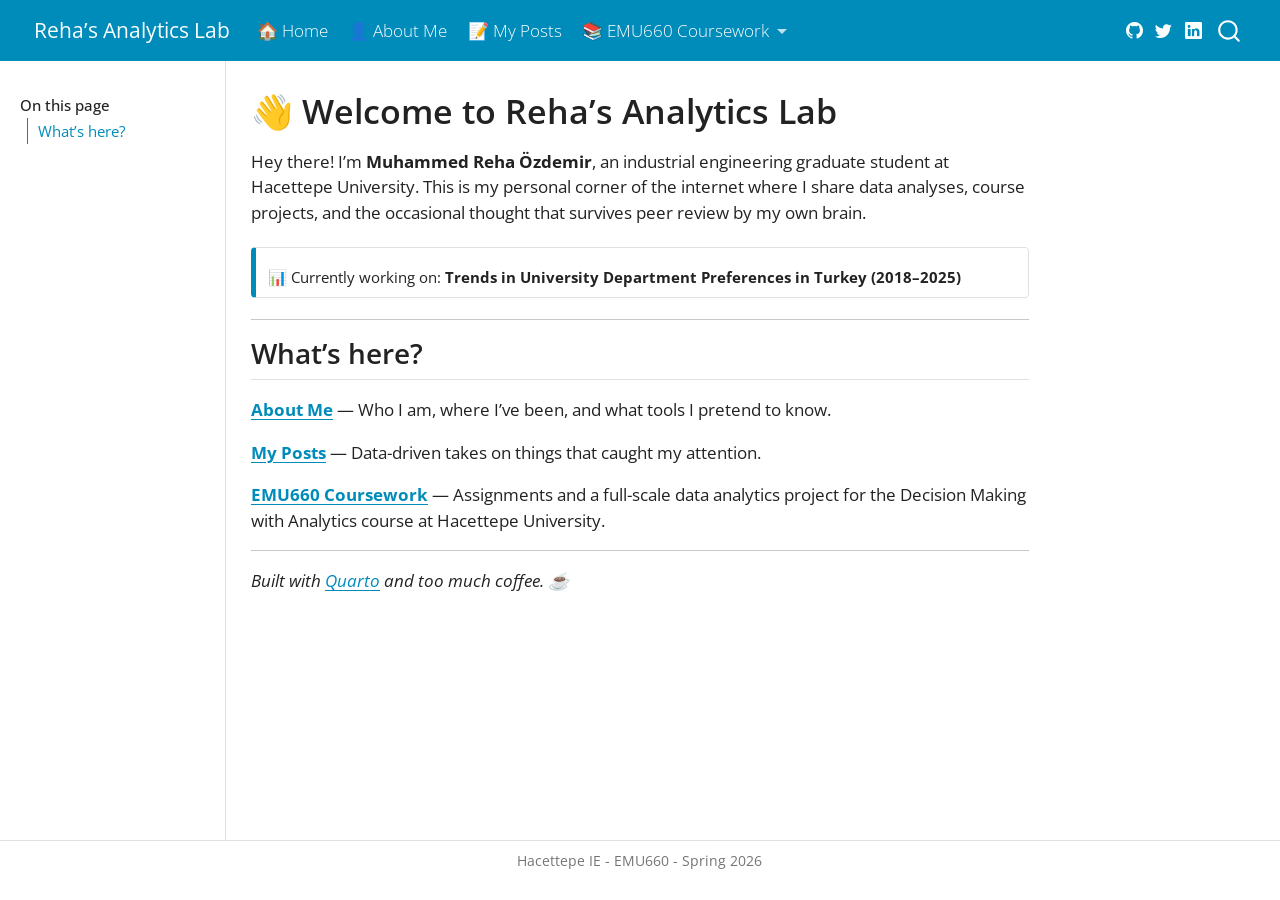
<file: docs/index.html>
<!DOCTYPE html>
<html xmlns="http://www.w3.org/1999/xhtml" lang="en" xml:lang="en"><head>

<meta charset="utf-8">
<meta name="generator" content="quarto-1.8.25">

<meta name="viewport" content="width=device-width, initial-scale=1.0, user-scalable=yes">


<title>👋 Welcome to Reha’s Analytics Lab – Reha's Analytics Lab</title>
<style>
code{white-space: pre-wrap;}
span.smallcaps{font-variant: small-caps;}
div.columns{display: flex; gap: min(4vw, 1.5em);}
div.column{flex: auto; overflow-x: auto;}
div.hanging-indent{margin-left: 1.5em; text-indent: -1.5em;}
ul.task-list{list-style: none;}
ul.task-list li input[type="checkbox"] {
  width: 0.8em;
  margin: 0 0.8em 0.2em -1em; /* quarto-specific, see https://github.com/quarto-dev/quarto-cli/issues/4556 */ 
  vertical-align: middle;
}
</style>


<script src="site_libs/quarto-nav/quarto-nav.js"></script>
<script src="site_libs/quarto-nav/headroom.min.js"></script>
<script src="site_libs/clipboard/clipboard.min.js"></script>
<script src="site_libs/quarto-search/autocomplete.umd.js"></script>
<script src="site_libs/quarto-search/fuse.min.js"></script>
<script src="site_libs/quarto-search/quarto-search.js"></script>
<meta name="quarto:offset" content="./">
<script src="site_libs/quarto-html/quarto.js" type="module"></script>
<script src="site_libs/quarto-html/tabsets/tabsets.js" type="module"></script>
<script src="site_libs/quarto-html/axe/axe-check.js" type="module"></script>
<script src="site_libs/quarto-html/popper.min.js"></script>
<script src="site_libs/quarto-html/tippy.umd.min.js"></script>
<script src="site_libs/quarto-html/anchor.min.js"></script>
<link href="site_libs/quarto-html/tippy.css" rel="stylesheet">
<link href="site_libs/quarto-html/quarto-syntax-highlighting-7b89279ff1a6dce999919e0e67d4d9ec.css" rel="stylesheet" id="quarto-text-highlighting-styles">
<script src="site_libs/bootstrap/bootstrap.min.js"></script>
<link href="site_libs/bootstrap/bootstrap-icons.css" rel="stylesheet">
<link href="site_libs/bootstrap/bootstrap-a6d2b1bd102ada0610d1b28632c433fc.min.css" rel="stylesheet" append-hash="true" id="quarto-bootstrap" data-mode="light">
<script id="quarto-search-options" type="application/json">{
  "location": "navbar",
  "copy-button": false,
  "collapse-after": 3,
  "panel-placement": "end",
  "type": "overlay",
  "limit": 50,
  "keyboard-shortcut": [
    "f",
    "/",
    "s"
  ],
  "show-item-context": false,
  "language": {
    "search-no-results-text": "No results",
    "search-matching-documents-text": "matching documents",
    "search-copy-link-title": "Copy link to search",
    "search-hide-matches-text": "Hide additional matches",
    "search-more-match-text": "more match in this document",
    "search-more-matches-text": "more matches in this document",
    "search-clear-button-title": "Clear",
    "search-text-placeholder": "",
    "search-detached-cancel-button-title": "Cancel",
    "search-submit-button-title": "Submit",
    "search-label": "Search"
  }
}</script>


<link rel="stylesheet" href="styles.css">
</head>

<body class="docked nav-fixed quarto-light">

<div id="quarto-search-results"></div>
  <header id="quarto-header" class="headroom fixed-top">
    <nav class="navbar navbar-expand-lg " data-bs-theme="dark">
      <div class="navbar-container container-fluid">
      <div class="navbar-brand-container mx-auto">
    <a href="./index.html" class="navbar-brand navbar-brand-logo">
    </a>
    <a class="navbar-brand" href="./index.html">
    <span class="navbar-title">Reha’s Analytics Lab</span>
    </a>
  </div>
            <div id="quarto-search" class="" title="Search"></div>
          <button class="navbar-toggler" type="button" data-bs-toggle="collapse" data-bs-target="#navbarCollapse" aria-controls="navbarCollapse" role="menu" aria-expanded="false" aria-label="Toggle navigation" onclick="if (window.quartoToggleHeadroom) { window.quartoToggleHeadroom(); }">
  <span class="navbar-toggler-icon"></span>
</button>
          <div class="collapse navbar-collapse" id="navbarCollapse">
            <ul class="navbar-nav navbar-nav-scroll me-auto">
  <li class="nav-item">
    <a class="nav-link active" href="./index.html" aria-current="page"> 
<span class="menu-text">🏠 Home</span></a>
  </li>  
  <li class="nav-item">
    <a class="nav-link" href="./about.html"> 
<span class="menu-text">👤 About Me</span></a>
  </li>  
  <li class="nav-item">
    <a class="nav-link" href="./posts.html"> 
<span class="menu-text">📝 My Posts</span></a>
  </li>  
  <li class="nav-item dropdown ">
    <a class="nav-link dropdown-toggle" href="#" id="nav-menu-emu660-coursework" role="link" data-bs-toggle="dropdown" aria-expanded="false">
 <span class="menu-text">📚 EMU660 Coursework</span>
    </a>
    <ul class="dropdown-menu" aria-labelledby="nav-menu-emu660-coursework">    
        <li>
    <a class="dropdown-item" href="./assignments.html">
 <span class="dropdown-text">📋 Assignments</span></a>
  </li>  
        <li>
    <a class="dropdown-item" href="./project.html">
 <span class="dropdown-text">📊 Project</span></a>
  </li>  
    </ul>
  </li>
</ul>
          </div> <!-- /navcollapse -->
            <div class="quarto-navbar-tools tools-wide">
    <a href="https://github.com" title="" class="quarto-navigation-tool px-1" aria-label=""><i class="bi bi-github"></i></a>
    <a href="https://twitter.com" title="" class="quarto-navigation-tool px-1" aria-label=""><i class="bi bi-twitter"></i></a>
    <a href="https://linkedin.com" title="" class="quarto-navigation-tool px-1" aria-label=""><i class="bi bi-linkedin"></i></a>
</div>
      </div> <!-- /container-fluid -->
    </nav>
</header>
<!-- content -->
<div id="quarto-content" class="quarto-container page-columns page-rows-contents page-layout-article page-navbar">
<!-- sidebar -->
  <nav id="quarto-sidebar" class="sidebar collapse collapse-horizontal quarto-sidebar-collapse-item sidebar-navigation docked overflow-auto">
    <nav id="TOC" role="doc-toc" class="toc-active">
    <h2 id="toc-title">On this page</h2>
   
  <ul>
  <li><a href="#whats-here" id="toc-whats-here" class="nav-link active" data-scroll-target="#whats-here">What’s here?</a></li>
  </ul>
</nav>
</nav>
<div id="quarto-sidebar-glass" class="quarto-sidebar-collapse-item" data-bs-toggle="collapse" data-bs-target=".quarto-sidebar-collapse-item"></div>
<!-- margin-sidebar -->
    <div id="quarto-margin-sidebar" class="sidebar margin-sidebar zindex-bottom">
    </div>
<!-- main -->
<main class="content" id="quarto-document-content">

<header id="title-block-header" class="quarto-title-block default">
<div class="quarto-title">
<h1 class="title">👋 Welcome to Reha’s Analytics Lab</h1>
</div>



<div class="quarto-title-meta">

    
  
    
  </div>
  


</header>


<p>Hey there! I’m <strong>Muhammed Reha Özdemir</strong>, an industrial engineering graduate student at Hacettepe University. This is my personal corner of the internet where I share data analyses, course projects, and the occasional thought that survives peer review by my own brain.</p>
<div class="callout callout-style-simple callout-note no-icon">
<div class="callout-body d-flex">
<div class="callout-icon-container">
<i class="callout-icon no-icon"></i>
</div>
<div class="callout-body-container">
<p>📊 Currently working on: <strong>Trends in University Department Preferences in Turkey (2018–2025)</strong></p>
</div>
</div>
</div>
<hr>
<section id="whats-here" class="level2">
<h2 class="anchored" data-anchor-id="whats-here">What’s here?</h2>
<p><a href="./about.html"><strong>About Me</strong></a> — Who I am, where I’ve been, and what tools I pretend to know.</p>
<p><a href="./posts.html"><strong>My Posts</strong></a> — Data-driven takes on things that caught my attention.</p>
<p><a href="./assignments.html"><strong>EMU660 Coursework</strong></a> — Assignments and a full-scale data analytics project for the Decision Making with Analytics course at Hacettepe University.</p>
<hr>
<p><em>Built with <a href="https://quarto.org">Quarto</a> and too much coffee. ☕</em></p>


</section>

<a onclick="window.scrollTo(0, 0); return false;" role="button" id="quarto-back-to-top"><i class="bi bi-arrow-up"></i> Back to top</a></main> <!-- /main -->
<script id="quarto-html-after-body" type="application/javascript">
  window.document.addEventListener("DOMContentLoaded", function (event) {
    const icon = "";
    const anchorJS = new window.AnchorJS();
    anchorJS.options = {
      placement: 'right',
      icon: icon
    };
    anchorJS.add('.anchored');
    const isCodeAnnotation = (el) => {
      for (const clz of el.classList) {
        if (clz.startsWith('code-annotation-')) {                     
          return true;
        }
      }
      return false;
    }
    const onCopySuccess = function(e) {
      // button target
      const button = e.trigger;
      // don't keep focus
      button.blur();
      // flash "checked"
      button.classList.add('code-copy-button-checked');
      var currentTitle = button.getAttribute("title");
      button.setAttribute("title", "Copied!");
      let tooltip;
      if (window.bootstrap) {
        button.setAttribute("data-bs-toggle", "tooltip");
        button.setAttribute("data-bs-placement", "left");
        button.setAttribute("data-bs-title", "Copied!");
        tooltip = new bootstrap.Tooltip(button, 
          { trigger: "manual", 
            customClass: "code-copy-button-tooltip",
            offset: [0, -8]});
        tooltip.show();    
      }
      setTimeout(function() {
        if (tooltip) {
          tooltip.hide();
          button.removeAttribute("data-bs-title");
          button.removeAttribute("data-bs-toggle");
          button.removeAttribute("data-bs-placement");
        }
        button.setAttribute("title", currentTitle);
        button.classList.remove('code-copy-button-checked');
      }, 1000);
      // clear code selection
      e.clearSelection();
    }
    const getTextToCopy = function(trigger) {
      const outerScaffold = trigger.parentElement.cloneNode(true);
      const codeEl = outerScaffold.querySelector('code');
      for (const childEl of codeEl.children) {
        if (isCodeAnnotation(childEl)) {
          childEl.remove();
        }
      }
      return codeEl.innerText;
    }
    const clipboard = new window.ClipboardJS('.code-copy-button:not([data-in-quarto-modal])', {
      text: getTextToCopy
    });
    clipboard.on('success', onCopySuccess);
    if (window.document.getElementById('quarto-embedded-source-code-modal')) {
      const clipboardModal = new window.ClipboardJS('.code-copy-button[data-in-quarto-modal]', {
        text: getTextToCopy,
        container: window.document.getElementById('quarto-embedded-source-code-modal')
      });
      clipboardModal.on('success', onCopySuccess);
    }
      var localhostRegex = new RegExp(/^(?:http|https):\/\/localhost\:?[0-9]*\//);
      var mailtoRegex = new RegExp(/^mailto:/);
        var filterRegex = new RegExp('/' + window.location.host + '/');
      var isInternal = (href) => {
          return filterRegex.test(href) || localhostRegex.test(href) || mailtoRegex.test(href);
      }
      // Inspect non-navigation links and adorn them if external
     var links = window.document.querySelectorAll('a[href]:not(.nav-link):not(.navbar-brand):not(.toc-action):not(.sidebar-link):not(.sidebar-item-toggle):not(.pagination-link):not(.no-external):not([aria-hidden]):not(.dropdown-item):not(.quarto-navigation-tool):not(.about-link)');
      for (var i=0; i<links.length; i++) {
        const link = links[i];
        if (!isInternal(link.href)) {
          // undo the damage that might have been done by quarto-nav.js in the case of
          // links that we want to consider external
          if (link.dataset.originalHref !== undefined) {
            link.href = link.dataset.originalHref;
          }
        }
      }
    function tippyHover(el, contentFn, onTriggerFn, onUntriggerFn) {
      const config = {
        allowHTML: true,
        maxWidth: 500,
        delay: 100,
        arrow: false,
        appendTo: function(el) {
            return el.parentElement;
        },
        interactive: true,
        interactiveBorder: 10,
        theme: 'quarto',
        placement: 'bottom-start',
      };
      if (contentFn) {
        config.content = contentFn;
      }
      if (onTriggerFn) {
        config.onTrigger = onTriggerFn;
      }
      if (onUntriggerFn) {
        config.onUntrigger = onUntriggerFn;
      }
      window.tippy(el, config); 
    }
    const noterefs = window.document.querySelectorAll('a[role="doc-noteref"]');
    for (var i=0; i<noterefs.length; i++) {
      const ref = noterefs[i];
      tippyHover(ref, function() {
        // use id or data attribute instead here
        let href = ref.getAttribute('data-footnote-href') || ref.getAttribute('href');
        try { href = new URL(href).hash; } catch {}
        const id = href.replace(/^#\/?/, "");
        const note = window.document.getElementById(id);
        if (note) {
          return note.innerHTML;
        } else {
          return "";
        }
      });
    }
    const xrefs = window.document.querySelectorAll('a.quarto-xref');
    const processXRef = (id, note) => {
      // Strip column container classes
      const stripColumnClz = (el) => {
        el.classList.remove("page-full", "page-columns");
        if (el.children) {
          for (const child of el.children) {
            stripColumnClz(child);
          }
        }
      }
      stripColumnClz(note)
      if (id === null || id.startsWith('sec-')) {
        // Special case sections, only their first couple elements
        const container = document.createElement("div");
        if (note.children && note.children.length > 2) {
          container.appendChild(note.children[0].cloneNode(true));
          for (let i = 1; i < note.children.length; i++) {
            const child = note.children[i];
            if (child.tagName === "P" && child.innerText === "") {
              continue;
            } else {
              container.appendChild(child.cloneNode(true));
              break;
            }
          }
          if (window.Quarto?.typesetMath) {
            window.Quarto.typesetMath(container);
          }
          return container.innerHTML
        } else {
          if (window.Quarto?.typesetMath) {
            window.Quarto.typesetMath(note);
          }
          return note.innerHTML;
        }
      } else {
        // Remove any anchor links if they are present
        const anchorLink = note.querySelector('a.anchorjs-link');
        if (anchorLink) {
          anchorLink.remove();
        }
        if (window.Quarto?.typesetMath) {
          window.Quarto.typesetMath(note);
        }
        if (note.classList.contains("callout")) {
          return note.outerHTML;
        } else {
          return note.innerHTML;
        }
      }
    }
    for (var i=0; i<xrefs.length; i++) {
      const xref = xrefs[i];
      tippyHover(xref, undefined, function(instance) {
        instance.disable();
        let url = xref.getAttribute('href');
        let hash = undefined; 
        if (url.startsWith('#')) {
          hash = url;
        } else {
          try { hash = new URL(url).hash; } catch {}
        }
        if (hash) {
          const id = hash.replace(/^#\/?/, "");
          const note = window.document.getElementById(id);
          if (note !== null) {
            try {
              const html = processXRef(id, note.cloneNode(true));
              instance.setContent(html);
            } finally {
              instance.enable();
              instance.show();
            }
          } else {
            // See if we can fetch this
            fetch(url.split('#')[0])
            .then(res => res.text())
            .then(html => {
              const parser = new DOMParser();
              const htmlDoc = parser.parseFromString(html, "text/html");
              const note = htmlDoc.getElementById(id);
              if (note !== null) {
                const html = processXRef(id, note);
                instance.setContent(html);
              } 
            }).finally(() => {
              instance.enable();
              instance.show();
            });
          }
        } else {
          // See if we can fetch a full url (with no hash to target)
          // This is a special case and we should probably do some content thinning / targeting
          fetch(url)
          .then(res => res.text())
          .then(html => {
            const parser = new DOMParser();
            const htmlDoc = parser.parseFromString(html, "text/html");
            const note = htmlDoc.querySelector('main.content');
            if (note !== null) {
              // This should only happen for chapter cross references
              // (since there is no id in the URL)
              // remove the first header
              if (note.children.length > 0 && note.children[0].tagName === "HEADER") {
                note.children[0].remove();
              }
              const html = processXRef(null, note);
              instance.setContent(html);
            } 
          }).finally(() => {
            instance.enable();
            instance.show();
          });
        }
      }, function(instance) {
      });
    }
        let selectedAnnoteEl;
        const selectorForAnnotation = ( cell, annotation) => {
          let cellAttr = 'data-code-cell="' + cell + '"';
          let lineAttr = 'data-code-annotation="' +  annotation + '"';
          const selector = 'span[' + cellAttr + '][' + lineAttr + ']';
          return selector;
        }
        const selectCodeLines = (annoteEl) => {
          const doc = window.document;
          const targetCell = annoteEl.getAttribute("data-target-cell");
          const targetAnnotation = annoteEl.getAttribute("data-target-annotation");
          const annoteSpan = window.document.querySelector(selectorForAnnotation(targetCell, targetAnnotation));
          const lines = annoteSpan.getAttribute("data-code-lines").split(",");
          const lineIds = lines.map((line) => {
            return targetCell + "-" + line;
          })
          let top = null;
          let height = null;
          let parent = null;
          if (lineIds.length > 0) {
              //compute the position of the single el (top and bottom and make a div)
              const el = window.document.getElementById(lineIds[0]);
              top = el.offsetTop;
              height = el.offsetHeight;
              parent = el.parentElement.parentElement;
            if (lineIds.length > 1) {
              const lastEl = window.document.getElementById(lineIds[lineIds.length - 1]);
              const bottom = lastEl.offsetTop + lastEl.offsetHeight;
              height = bottom - top;
            }
            if (top !== null && height !== null && parent !== null) {
              // cook up a div (if necessary) and position it 
              let div = window.document.getElementById("code-annotation-line-highlight");
              if (div === null) {
                div = window.document.createElement("div");
                div.setAttribute("id", "code-annotation-line-highlight");
                div.style.position = 'absolute';
                parent.appendChild(div);
              }
              div.style.top = top - 2 + "px";
              div.style.height = height + 4 + "px";
              div.style.left = 0;
              let gutterDiv = window.document.getElementById("code-annotation-line-highlight-gutter");
              if (gutterDiv === null) {
                gutterDiv = window.document.createElement("div");
                gutterDiv.setAttribute("id", "code-annotation-line-highlight-gutter");
                gutterDiv.style.position = 'absolute';
                const codeCell = window.document.getElementById(targetCell);
                const gutter = codeCell.querySelector('.code-annotation-gutter');
                gutter.appendChild(gutterDiv);
              }
              gutterDiv.style.top = top - 2 + "px";
              gutterDiv.style.height = height + 4 + "px";
            }
            selectedAnnoteEl = annoteEl;
          }
        };
        const unselectCodeLines = () => {
          const elementsIds = ["code-annotation-line-highlight", "code-annotation-line-highlight-gutter"];
          elementsIds.forEach((elId) => {
            const div = window.document.getElementById(elId);
            if (div) {
              div.remove();
            }
          });
          selectedAnnoteEl = undefined;
        };
          // Handle positioning of the toggle
      window.addEventListener(
        "resize",
        throttle(() => {
          elRect = undefined;
          if (selectedAnnoteEl) {
            selectCodeLines(selectedAnnoteEl);
          }
        }, 10)
      );
      function throttle(fn, ms) {
      let throttle = false;
      let timer;
        return (...args) => {
          if(!throttle) { // first call gets through
              fn.apply(this, args);
              throttle = true;
          } else { // all the others get throttled
              if(timer) clearTimeout(timer); // cancel #2
              timer = setTimeout(() => {
                fn.apply(this, args);
                timer = throttle = false;
              }, ms);
          }
        };
      }
        // Attach click handler to the DT
        const annoteDls = window.document.querySelectorAll('dt[data-target-cell]');
        for (const annoteDlNode of annoteDls) {
          annoteDlNode.addEventListener('click', (event) => {
            const clickedEl = event.target;
            if (clickedEl !== selectedAnnoteEl) {
              unselectCodeLines();
              const activeEl = window.document.querySelector('dt[data-target-cell].code-annotation-active');
              if (activeEl) {
                activeEl.classList.remove('code-annotation-active');
              }
              selectCodeLines(clickedEl);
              clickedEl.classList.add('code-annotation-active');
            } else {
              // Unselect the line
              unselectCodeLines();
              clickedEl.classList.remove('code-annotation-active');
            }
          });
        }
    const findCites = (el) => {
      const parentEl = el.parentElement;
      if (parentEl) {
        const cites = parentEl.dataset.cites;
        if (cites) {
          return {
            el,
            cites: cites.split(' ')
          };
        } else {
          return findCites(el.parentElement)
        }
      } else {
        return undefined;
      }
    };
    var bibliorefs = window.document.querySelectorAll('a[role="doc-biblioref"]');
    for (var i=0; i<bibliorefs.length; i++) {
      const ref = bibliorefs[i];
      const citeInfo = findCites(ref);
      if (citeInfo) {
        tippyHover(citeInfo.el, function() {
          var popup = window.document.createElement('div');
          citeInfo.cites.forEach(function(cite) {
            var citeDiv = window.document.createElement('div');
            citeDiv.classList.add('hanging-indent');
            citeDiv.classList.add('csl-entry');
            var biblioDiv = window.document.getElementById('ref-' + cite);
            if (biblioDiv) {
              citeDiv.innerHTML = biblioDiv.innerHTML;
            }
            popup.appendChild(citeDiv);
          });
          return popup.innerHTML;
        });
      }
    }
  });
  </script>
</div> <!-- /content -->
<footer class="footer">
  <div class="nav-footer">
    <div class="nav-footer-left">
      &nbsp;
    </div>   
    <div class="nav-footer-center">
<p>Hacettepe IE - EMU660 - Spring 2026</p>
</div>
    <div class="nav-footer-right">
      &nbsp;
    </div>
  </div>
</footer>




</body></html>
</file>
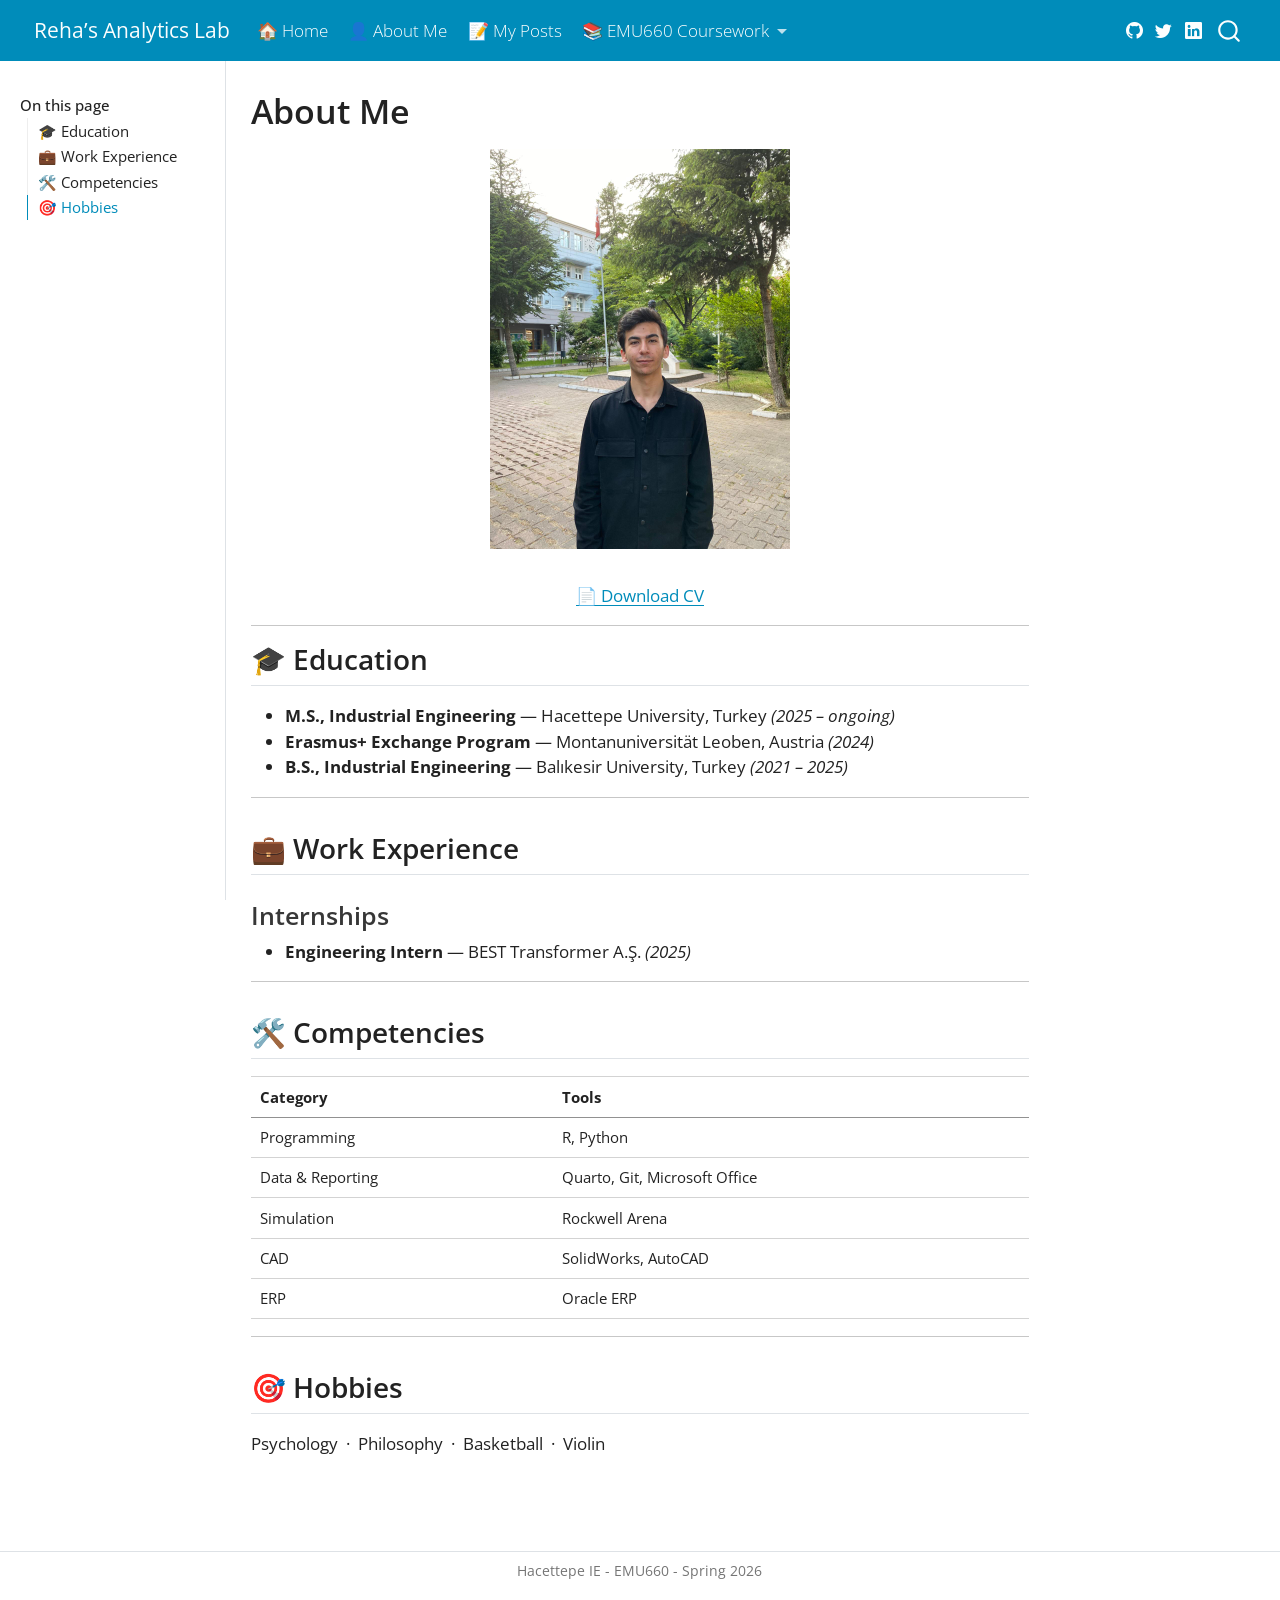
<file: docs/about.html>
<!DOCTYPE html>
<html xmlns="http://www.w3.org/1999/xhtml" lang="en" xml:lang="en"><head>

<meta charset="utf-8">
<meta name="generator" content="quarto-1.8.25">

<meta name="viewport" content="width=device-width, initial-scale=1.0, user-scalable=yes">


<title>About Me – Reha’s Analytics Lab</title>
<style>
code{white-space: pre-wrap;}
span.smallcaps{font-variant: small-caps;}
div.columns{display: flex; gap: min(4vw, 1.5em);}
div.column{flex: auto; overflow-x: auto;}
div.hanging-indent{margin-left: 1.5em; text-indent: -1.5em;}
ul.task-list{list-style: none;}
ul.task-list li input[type="checkbox"] {
  width: 0.8em;
  margin: 0 0.8em 0.2em -1em; /* quarto-specific, see https://github.com/quarto-dev/quarto-cli/issues/4556 */ 
  vertical-align: middle;
}
</style>


<script src="site_libs/quarto-nav/quarto-nav.js"></script>
<script src="site_libs/quarto-nav/headroom.min.js"></script>
<script src="site_libs/clipboard/clipboard.min.js"></script>
<script src="site_libs/quarto-search/autocomplete.umd.js"></script>
<script src="site_libs/quarto-search/fuse.min.js"></script>
<script src="site_libs/quarto-search/quarto-search.js"></script>
<meta name="quarto:offset" content="./">
<script src="site_libs/quarto-html/quarto.js" type="module"></script>
<script src="site_libs/quarto-html/tabsets/tabsets.js" type="module"></script>
<script src="site_libs/quarto-html/axe/axe-check.js" type="module"></script>
<script src="site_libs/quarto-html/popper.min.js"></script>
<script src="site_libs/quarto-html/tippy.umd.min.js"></script>
<script src="site_libs/quarto-html/anchor.min.js"></script>
<link href="site_libs/quarto-html/tippy.css" rel="stylesheet">
<link href="site_libs/quarto-html/quarto-syntax-highlighting-7b89279ff1a6dce999919e0e67d4d9ec.css" rel="stylesheet" id="quarto-text-highlighting-styles">
<script src="site_libs/bootstrap/bootstrap.min.js"></script>
<link href="site_libs/bootstrap/bootstrap-icons.css" rel="stylesheet">
<link href="site_libs/bootstrap/bootstrap-a6d2b1bd102ada0610d1b28632c433fc.min.css" rel="stylesheet" append-hash="true" id="quarto-bootstrap" data-mode="light">
<script id="quarto-search-options" type="application/json">{
  "location": "navbar",
  "copy-button": false,
  "collapse-after": 3,
  "panel-placement": "end",
  "type": "overlay",
  "limit": 50,
  "keyboard-shortcut": [
    "f",
    "/",
    "s"
  ],
  "show-item-context": false,
  "language": {
    "search-no-results-text": "No results",
    "search-matching-documents-text": "matching documents",
    "search-copy-link-title": "Copy link to search",
    "search-hide-matches-text": "Hide additional matches",
    "search-more-match-text": "more match in this document",
    "search-more-matches-text": "more matches in this document",
    "search-clear-button-title": "Clear",
    "search-text-placeholder": "",
    "search-detached-cancel-button-title": "Cancel",
    "search-submit-button-title": "Submit",
    "search-label": "Search"
  }
}</script>


<link rel="stylesheet" href="styles.css">
</head>

<body class="docked nav-fixed quarto-light">

<div id="quarto-search-results"></div>
  <header id="quarto-header" class="headroom fixed-top">
    <nav class="navbar navbar-expand-lg " data-bs-theme="dark">
      <div class="navbar-container container-fluid">
      <div class="navbar-brand-container mx-auto">
    <a href="./index.html" class="navbar-brand navbar-brand-logo">
    </a>
    <a class="navbar-brand" href="./index.html">
    <span class="navbar-title">Reha’s Analytics Lab</span>
    </a>
  </div>
            <div id="quarto-search" class="" title="Search"></div>
          <button class="navbar-toggler" type="button" data-bs-toggle="collapse" data-bs-target="#navbarCollapse" aria-controls="navbarCollapse" role="menu" aria-expanded="false" aria-label="Toggle navigation" onclick="if (window.quartoToggleHeadroom) { window.quartoToggleHeadroom(); }">
  <span class="navbar-toggler-icon"></span>
</button>
          <div class="collapse navbar-collapse" id="navbarCollapse">
            <ul class="navbar-nav navbar-nav-scroll me-auto">
  <li class="nav-item">
    <a class="nav-link" href="./index.html"> 
<span class="menu-text">🏠 Home</span></a>
  </li>  
  <li class="nav-item">
    <a class="nav-link active" href="./about.html" aria-current="page"> 
<span class="menu-text">👤 About Me</span></a>
  </li>  
  <li class="nav-item">
    <a class="nav-link" href="./posts.html"> 
<span class="menu-text">📝 My Posts</span></a>
  </li>  
  <li class="nav-item dropdown ">
    <a class="nav-link dropdown-toggle" href="#" id="nav-menu-emu660-coursework" role="link" data-bs-toggle="dropdown" aria-expanded="false">
 <span class="menu-text">📚 EMU660 Coursework</span>
    </a>
    <ul class="dropdown-menu" aria-labelledby="nav-menu-emu660-coursework">    
        <li>
    <a class="dropdown-item" href="./assignments.html">
 <span class="dropdown-text">📋 Assignments</span></a>
  </li>  
        <li>
    <a class="dropdown-item" href="./project.html">
 <span class="dropdown-text">📊 Project</span></a>
  </li>  
    </ul>
  </li>
</ul>
          </div> <!-- /navcollapse -->
            <div class="quarto-navbar-tools tools-wide">
    <a href="https://github.com" title="" class="quarto-navigation-tool px-1" aria-label=""><i class="bi bi-github"></i></a>
    <a href="https://twitter.com" title="" class="quarto-navigation-tool px-1" aria-label=""><i class="bi bi-twitter"></i></a>
    <a href="https://linkedin.com" title="" class="quarto-navigation-tool px-1" aria-label=""><i class="bi bi-linkedin"></i></a>
</div>
      </div> <!-- /container-fluid -->
    </nav>
</header>
<!-- content -->
<div id="quarto-content" class="quarto-container page-columns page-rows-contents page-layout-article page-navbar">
<!-- sidebar -->
  <nav id="quarto-sidebar" class="sidebar collapse collapse-horizontal quarto-sidebar-collapse-item sidebar-navigation docked overflow-auto">
    <nav id="TOC" role="doc-toc" class="toc-active">
    <h2 id="toc-title">On this page</h2>
   
  <ul>
  <li><a href="#education" id="toc-education" class="nav-link active" data-scroll-target="#education">🎓 Education</a></li>
  <li><a href="#work-experience" id="toc-work-experience" class="nav-link" data-scroll-target="#work-experience">💼 Work Experience</a>
  <ul class="collapse">
  <li><a href="#internships" id="toc-internships" class="nav-link" data-scroll-target="#internships">Internships</a></li>
  </ul></li>
  <li><a href="#competencies" id="toc-competencies" class="nav-link" data-scroll-target="#competencies">🛠️ Competencies</a></li>
  <li><a href="#hobbies" id="toc-hobbies" class="nav-link" data-scroll-target="#hobbies">🎯 Hobbies</a></li>
  </ul>
</nav>
</nav>
<div id="quarto-sidebar-glass" class="quarto-sidebar-collapse-item" data-bs-toggle="collapse" data-bs-target=".quarto-sidebar-collapse-item"></div>
<!-- margin-sidebar -->
    <div id="quarto-margin-sidebar" class="sidebar margin-sidebar zindex-bottom">
    </div>
<!-- main -->
<main class="content" id="quarto-document-content">

<header id="title-block-header" class="quarto-title-block default">
<div class="quarto-title">
<h1 class="title">About Me</h1>
</div>



<div class="quarto-title-meta">

    
  
    
  </div>
  


</header>


<div class="quarto-figure quarto-figure-center">
<figure class="figure">
<p><img src="assets/images/vesikalik.jpeg" class="img-fluid quarto-figure quarto-figure-center figure-img" width="300"></p>
</figure>
</div>
<div style="text-align: center; margin-top: 10px;">
<p><a href="files/cv.pdf">📄 Download CV</a></p>
</div>
<hr>
<section id="education" class="level2">
<h2 class="anchored" data-anchor-id="education">🎓 Education</h2>
<ul>
<li><strong>M.S., Industrial Engineering</strong> — Hacettepe University, Turkey <em>(2025 – ongoing)</em></li>
<li><strong>Erasmus+ Exchange Program</strong> — Montanuniversität Leoben, Austria <em>(2024)</em></li>
<li><strong>B.S., Industrial Engineering</strong> — Balıkesir University, Turkey <em>(2021 – 2025)</em></li>
</ul>
<hr>
</section>
<section id="work-experience" class="level2">
<h2 class="anchored" data-anchor-id="work-experience">💼 Work Experience</h2>
<section id="internships" class="level3">
<h3 class="anchored" data-anchor-id="internships">Internships</h3>
<ul>
<li><strong>Engineering Intern</strong> — BEST Transformer A.Ş. <em>(2025)</em></li>
</ul>
<hr>
</section>
</section>
<section id="competencies" class="level2">
<h2 class="anchored" data-anchor-id="competencies">🛠️ Competencies</h2>
<table class="caption-top table">
<thead>
<tr class="header">
<th>Category</th>
<th>Tools</th>
</tr>
</thead>
<tbody>
<tr class="odd">
<td>Programming</td>
<td>R, Python</td>
</tr>
<tr class="even">
<td>Data &amp; Reporting</td>
<td>Quarto, Git, Microsoft Office</td>
</tr>
<tr class="odd">
<td>Simulation</td>
<td>Rockwell Arena</td>
</tr>
<tr class="even">
<td>CAD</td>
<td>SolidWorks, AutoCAD</td>
</tr>
<tr class="odd">
<td>ERP</td>
<td>Oracle ERP</td>
</tr>
</tbody>
</table>
<hr>
</section>
<section id="hobbies" class="level2">
<h2 class="anchored" data-anchor-id="hobbies">🎯 Hobbies</h2>
<p>Psychology &nbsp;·&nbsp; Philosophy &nbsp;·&nbsp; Basketball &nbsp;·&nbsp; Violin</p>


</section>

<a onclick="window.scrollTo(0, 0); return false;" role="button" id="quarto-back-to-top"><i class="bi bi-arrow-up"></i> Back to top</a></main> <!-- /main -->
<script id="quarto-html-after-body" type="application/javascript">
  window.document.addEventListener("DOMContentLoaded", function (event) {
    const icon = "";
    const anchorJS = new window.AnchorJS();
    anchorJS.options = {
      placement: 'right',
      icon: icon
    };
    anchorJS.add('.anchored');
    const isCodeAnnotation = (el) => {
      for (const clz of el.classList) {
        if (clz.startsWith('code-annotation-')) {                     
          return true;
        }
      }
      return false;
    }
    const onCopySuccess = function(e) {
      // button target
      const button = e.trigger;
      // don't keep focus
      button.blur();
      // flash "checked"
      button.classList.add('code-copy-button-checked');
      var currentTitle = button.getAttribute("title");
      button.setAttribute("title", "Copied!");
      let tooltip;
      if (window.bootstrap) {
        button.setAttribute("data-bs-toggle", "tooltip");
        button.setAttribute("data-bs-placement", "left");
        button.setAttribute("data-bs-title", "Copied!");
        tooltip = new bootstrap.Tooltip(button, 
          { trigger: "manual", 
            customClass: "code-copy-button-tooltip",
            offset: [0, -8]});
        tooltip.show();    
      }
      setTimeout(function() {
        if (tooltip) {
          tooltip.hide();
          button.removeAttribute("data-bs-title");
          button.removeAttribute("data-bs-toggle");
          button.removeAttribute("data-bs-placement");
        }
        button.setAttribute("title", currentTitle);
        button.classList.remove('code-copy-button-checked');
      }, 1000);
      // clear code selection
      e.clearSelection();
    }
    const getTextToCopy = function(trigger) {
      const outerScaffold = trigger.parentElement.cloneNode(true);
      const codeEl = outerScaffold.querySelector('code');
      for (const childEl of codeEl.children) {
        if (isCodeAnnotation(childEl)) {
          childEl.remove();
        }
      }
      return codeEl.innerText;
    }
    const clipboard = new window.ClipboardJS('.code-copy-button:not([data-in-quarto-modal])', {
      text: getTextToCopy
    });
    clipboard.on('success', onCopySuccess);
    if (window.document.getElementById('quarto-embedded-source-code-modal')) {
      const clipboardModal = new window.ClipboardJS('.code-copy-button[data-in-quarto-modal]', {
        text: getTextToCopy,
        container: window.document.getElementById('quarto-embedded-source-code-modal')
      });
      clipboardModal.on('success', onCopySuccess);
    }
      var localhostRegex = new RegExp(/^(?:http|https):\/\/localhost\:?[0-9]*\//);
      var mailtoRegex = new RegExp(/^mailto:/);
        var filterRegex = new RegExp('/' + window.location.host + '/');
      var isInternal = (href) => {
          return filterRegex.test(href) || localhostRegex.test(href) || mailtoRegex.test(href);
      }
      // Inspect non-navigation links and adorn them if external
     var links = window.document.querySelectorAll('a[href]:not(.nav-link):not(.navbar-brand):not(.toc-action):not(.sidebar-link):not(.sidebar-item-toggle):not(.pagination-link):not(.no-external):not([aria-hidden]):not(.dropdown-item):not(.quarto-navigation-tool):not(.about-link)');
      for (var i=0; i<links.length; i++) {
        const link = links[i];
        if (!isInternal(link.href)) {
          // undo the damage that might have been done by quarto-nav.js in the case of
          // links that we want to consider external
          if (link.dataset.originalHref !== undefined) {
            link.href = link.dataset.originalHref;
          }
        }
      }
    function tippyHover(el, contentFn, onTriggerFn, onUntriggerFn) {
      const config = {
        allowHTML: true,
        maxWidth: 500,
        delay: 100,
        arrow: false,
        appendTo: function(el) {
            return el.parentElement;
        },
        interactive: true,
        interactiveBorder: 10,
        theme: 'quarto',
        placement: 'bottom-start',
      };
      if (contentFn) {
        config.content = contentFn;
      }
      if (onTriggerFn) {
        config.onTrigger = onTriggerFn;
      }
      if (onUntriggerFn) {
        config.onUntrigger = onUntriggerFn;
      }
      window.tippy(el, config); 
    }
    const noterefs = window.document.querySelectorAll('a[role="doc-noteref"]');
    for (var i=0; i<noterefs.length; i++) {
      const ref = noterefs[i];
      tippyHover(ref, function() {
        // use id or data attribute instead here
        let href = ref.getAttribute('data-footnote-href') || ref.getAttribute('href');
        try { href = new URL(href).hash; } catch {}
        const id = href.replace(/^#\/?/, "");
        const note = window.document.getElementById(id);
        if (note) {
          return note.innerHTML;
        } else {
          return "";
        }
      });
    }
    const xrefs = window.document.querySelectorAll('a.quarto-xref');
    const processXRef = (id, note) => {
      // Strip column container classes
      const stripColumnClz = (el) => {
        el.classList.remove("page-full", "page-columns");
        if (el.children) {
          for (const child of el.children) {
            stripColumnClz(child);
          }
        }
      }
      stripColumnClz(note)
      if (id === null || id.startsWith('sec-')) {
        // Special case sections, only their first couple elements
        const container = document.createElement("div");
        if (note.children && note.children.length > 2) {
          container.appendChild(note.children[0].cloneNode(true));
          for (let i = 1; i < note.children.length; i++) {
            const child = note.children[i];
            if (child.tagName === "P" && child.innerText === "") {
              continue;
            } else {
              container.appendChild(child.cloneNode(true));
              break;
            }
          }
          if (window.Quarto?.typesetMath) {
            window.Quarto.typesetMath(container);
          }
          return container.innerHTML
        } else {
          if (window.Quarto?.typesetMath) {
            window.Quarto.typesetMath(note);
          }
          return note.innerHTML;
        }
      } else {
        // Remove any anchor links if they are present
        const anchorLink = note.querySelector('a.anchorjs-link');
        if (anchorLink) {
          anchorLink.remove();
        }
        if (window.Quarto?.typesetMath) {
          window.Quarto.typesetMath(note);
        }
        if (note.classList.contains("callout")) {
          return note.outerHTML;
        } else {
          return note.innerHTML;
        }
      }
    }
    for (var i=0; i<xrefs.length; i++) {
      const xref = xrefs[i];
      tippyHover(xref, undefined, function(instance) {
        instance.disable();
        let url = xref.getAttribute('href');
        let hash = undefined; 
        if (url.startsWith('#')) {
          hash = url;
        } else {
          try { hash = new URL(url).hash; } catch {}
        }
        if (hash) {
          const id = hash.replace(/^#\/?/, "");
          const note = window.document.getElementById(id);
          if (note !== null) {
            try {
              const html = processXRef(id, note.cloneNode(true));
              instance.setContent(html);
            } finally {
              instance.enable();
              instance.show();
            }
          } else {
            // See if we can fetch this
            fetch(url.split('#')[0])
            .then(res => res.text())
            .then(html => {
              const parser = new DOMParser();
              const htmlDoc = parser.parseFromString(html, "text/html");
              const note = htmlDoc.getElementById(id);
              if (note !== null) {
                const html = processXRef(id, note);
                instance.setContent(html);
              } 
            }).finally(() => {
              instance.enable();
              instance.show();
            });
          }
        } else {
          // See if we can fetch a full url (with no hash to target)
          // This is a special case and we should probably do some content thinning / targeting
          fetch(url)
          .then(res => res.text())
          .then(html => {
            const parser = new DOMParser();
            const htmlDoc = parser.parseFromString(html, "text/html");
            const note = htmlDoc.querySelector('main.content');
            if (note !== null) {
              // This should only happen for chapter cross references
              // (since there is no id in the URL)
              // remove the first header
              if (note.children.length > 0 && note.children[0].tagName === "HEADER") {
                note.children[0].remove();
              }
              const html = processXRef(null, note);
              instance.setContent(html);
            } 
          }).finally(() => {
            instance.enable();
            instance.show();
          });
        }
      }, function(instance) {
      });
    }
        let selectedAnnoteEl;
        const selectorForAnnotation = ( cell, annotation) => {
          let cellAttr = 'data-code-cell="' + cell + '"';
          let lineAttr = 'data-code-annotation="' +  annotation + '"';
          const selector = 'span[' + cellAttr + '][' + lineAttr + ']';
          return selector;
        }
        const selectCodeLines = (annoteEl) => {
          const doc = window.document;
          const targetCell = annoteEl.getAttribute("data-target-cell");
          const targetAnnotation = annoteEl.getAttribute("data-target-annotation");
          const annoteSpan = window.document.querySelector(selectorForAnnotation(targetCell, targetAnnotation));
          const lines = annoteSpan.getAttribute("data-code-lines").split(",");
          const lineIds = lines.map((line) => {
            return targetCell + "-" + line;
          })
          let top = null;
          let height = null;
          let parent = null;
          if (lineIds.length > 0) {
              //compute the position of the single el (top and bottom and make a div)
              const el = window.document.getElementById(lineIds[0]);
              top = el.offsetTop;
              height = el.offsetHeight;
              parent = el.parentElement.parentElement;
            if (lineIds.length > 1) {
              const lastEl = window.document.getElementById(lineIds[lineIds.length - 1]);
              const bottom = lastEl.offsetTop + lastEl.offsetHeight;
              height = bottom - top;
            }
            if (top !== null && height !== null && parent !== null) {
              // cook up a div (if necessary) and position it 
              let div = window.document.getElementById("code-annotation-line-highlight");
              if (div === null) {
                div = window.document.createElement("div");
                div.setAttribute("id", "code-annotation-line-highlight");
                div.style.position = 'absolute';
                parent.appendChild(div);
              }
              div.style.top = top - 2 + "px";
              div.style.height = height + 4 + "px";
              div.style.left = 0;
              let gutterDiv = window.document.getElementById("code-annotation-line-highlight-gutter");
              if (gutterDiv === null) {
                gutterDiv = window.document.createElement("div");
                gutterDiv.setAttribute("id", "code-annotation-line-highlight-gutter");
                gutterDiv.style.position = 'absolute';
                const codeCell = window.document.getElementById(targetCell);
                const gutter = codeCell.querySelector('.code-annotation-gutter');
                gutter.appendChild(gutterDiv);
              }
              gutterDiv.style.top = top - 2 + "px";
              gutterDiv.style.height = height + 4 + "px";
            }
            selectedAnnoteEl = annoteEl;
          }
        };
        const unselectCodeLines = () => {
          const elementsIds = ["code-annotation-line-highlight", "code-annotation-line-highlight-gutter"];
          elementsIds.forEach((elId) => {
            const div = window.document.getElementById(elId);
            if (div) {
              div.remove();
            }
          });
          selectedAnnoteEl = undefined;
        };
          // Handle positioning of the toggle
      window.addEventListener(
        "resize",
        throttle(() => {
          elRect = undefined;
          if (selectedAnnoteEl) {
            selectCodeLines(selectedAnnoteEl);
          }
        }, 10)
      );
      function throttle(fn, ms) {
      let throttle = false;
      let timer;
        return (...args) => {
          if(!throttle) { // first call gets through
              fn.apply(this, args);
              throttle = true;
          } else { // all the others get throttled
              if(timer) clearTimeout(timer); // cancel #2
              timer = setTimeout(() => {
                fn.apply(this, args);
                timer = throttle = false;
              }, ms);
          }
        };
      }
        // Attach click handler to the DT
        const annoteDls = window.document.querySelectorAll('dt[data-target-cell]');
        for (const annoteDlNode of annoteDls) {
          annoteDlNode.addEventListener('click', (event) => {
            const clickedEl = event.target;
            if (clickedEl !== selectedAnnoteEl) {
              unselectCodeLines();
              const activeEl = window.document.querySelector('dt[data-target-cell].code-annotation-active');
              if (activeEl) {
                activeEl.classList.remove('code-annotation-active');
              }
              selectCodeLines(clickedEl);
              clickedEl.classList.add('code-annotation-active');
            } else {
              // Unselect the line
              unselectCodeLines();
              clickedEl.classList.remove('code-annotation-active');
            }
          });
        }
    const findCites = (el) => {
      const parentEl = el.parentElement;
      if (parentEl) {
        const cites = parentEl.dataset.cites;
        if (cites) {
          return {
            el,
            cites: cites.split(' ')
          };
        } else {
          return findCites(el.parentElement)
        }
      } else {
        return undefined;
      }
    };
    var bibliorefs = window.document.querySelectorAll('a[role="doc-biblioref"]');
    for (var i=0; i<bibliorefs.length; i++) {
      const ref = bibliorefs[i];
      const citeInfo = findCites(ref);
      if (citeInfo) {
        tippyHover(citeInfo.el, function() {
          var popup = window.document.createElement('div');
          citeInfo.cites.forEach(function(cite) {
            var citeDiv = window.document.createElement('div');
            citeDiv.classList.add('hanging-indent');
            citeDiv.classList.add('csl-entry');
            var biblioDiv = window.document.getElementById('ref-' + cite);
            if (biblioDiv) {
              citeDiv.innerHTML = biblioDiv.innerHTML;
            }
            popup.appendChild(citeDiv);
          });
          return popup.innerHTML;
        });
      }
    }
  });
  </script>
</div> <!-- /content -->
<footer class="footer">
  <div class="nav-footer">
    <div class="nav-footer-left">
      &nbsp;
    </div>   
    <div class="nav-footer-center">
<p>Hacettepe IE - EMU660 - Spring 2026</p>
</div>
    <div class="nav-footer-right">
      &nbsp;
    </div>
  </div>
</footer>




</body></html>
</file>
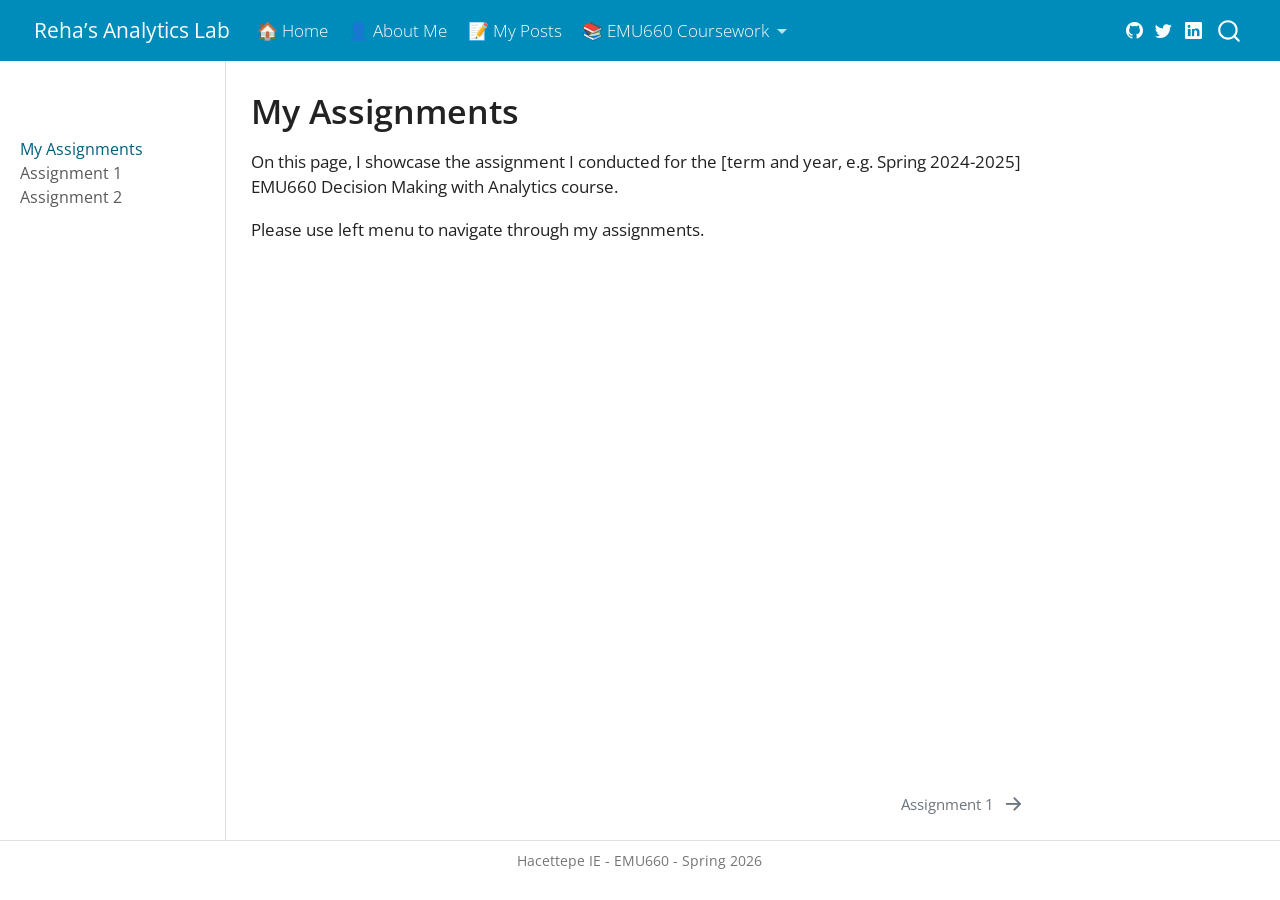
<file: docs/assignments.html>
<!DOCTYPE html>
<html xmlns="http://www.w3.org/1999/xhtml" lang="en" xml:lang="en"><head>

<meta charset="utf-8">
<meta name="generator" content="quarto-1.8.25">

<meta name="viewport" content="width=device-width, initial-scale=1.0, user-scalable=yes">


<title>My Assignments – Reha’s Analytics Lab</title>
<style>
code{white-space: pre-wrap;}
span.smallcaps{font-variant: small-caps;}
div.columns{display: flex; gap: min(4vw, 1.5em);}
div.column{flex: auto; overflow-x: auto;}
div.hanging-indent{margin-left: 1.5em; text-indent: -1.5em;}
ul.task-list{list-style: none;}
ul.task-list li input[type="checkbox"] {
  width: 0.8em;
  margin: 0 0.8em 0.2em -1em; /* quarto-specific, see https://github.com/quarto-dev/quarto-cli/issues/4556 */ 
  vertical-align: middle;
}
</style>


<script src="site_libs/quarto-nav/quarto-nav.js"></script>
<script src="site_libs/quarto-nav/headroom.min.js"></script>
<script src="site_libs/clipboard/clipboard.min.js"></script>
<script src="site_libs/quarto-search/autocomplete.umd.js"></script>
<script src="site_libs/quarto-search/fuse.min.js"></script>
<script src="site_libs/quarto-search/quarto-search.js"></script>
<meta name="quarto:offset" content="./">
<link href="./assignments/assignment-1.html" rel="next">
<script src="site_libs/quarto-html/quarto.js" type="module"></script>
<script src="site_libs/quarto-html/tabsets/tabsets.js" type="module"></script>
<script src="site_libs/quarto-html/axe/axe-check.js" type="module"></script>
<script src="site_libs/quarto-html/popper.min.js"></script>
<script src="site_libs/quarto-html/tippy.umd.min.js"></script>
<script src="site_libs/quarto-html/anchor.min.js"></script>
<link href="site_libs/quarto-html/tippy.css" rel="stylesheet">
<link href="site_libs/quarto-html/quarto-syntax-highlighting-7b89279ff1a6dce999919e0e67d4d9ec.css" rel="stylesheet" id="quarto-text-highlighting-styles">
<script src="site_libs/bootstrap/bootstrap.min.js"></script>
<link href="site_libs/bootstrap/bootstrap-icons.css" rel="stylesheet">
<link href="site_libs/bootstrap/bootstrap-a6d2b1bd102ada0610d1b28632c433fc.min.css" rel="stylesheet" append-hash="true" id="quarto-bootstrap" data-mode="light">
<script id="quarto-search-options" type="application/json">{
  "location": "navbar",
  "copy-button": false,
  "collapse-after": 3,
  "panel-placement": "end",
  "type": "overlay",
  "limit": 50,
  "keyboard-shortcut": [
    "f",
    "/",
    "s"
  ],
  "show-item-context": false,
  "language": {
    "search-no-results-text": "No results",
    "search-matching-documents-text": "matching documents",
    "search-copy-link-title": "Copy link to search",
    "search-hide-matches-text": "Hide additional matches",
    "search-more-match-text": "more match in this document",
    "search-more-matches-text": "more matches in this document",
    "search-clear-button-title": "Clear",
    "search-text-placeholder": "",
    "search-detached-cancel-button-title": "Cancel",
    "search-submit-button-title": "Submit",
    "search-label": "Search"
  }
}</script>


<link rel="stylesheet" href="styles.css">
</head>

<body class="nav-sidebar docked nav-fixed quarto-light">

<div id="quarto-search-results"></div>
  <header id="quarto-header" class="headroom fixed-top">
    <nav class="navbar navbar-expand-lg " data-bs-theme="dark">
      <div class="navbar-container container-fluid">
      <div class="navbar-brand-container mx-auto">
    <a href="./index.html" class="navbar-brand navbar-brand-logo">
    </a>
    <a class="navbar-brand" href="./index.html">
    <span class="navbar-title">Reha’s Analytics Lab</span>
    </a>
  </div>
            <div id="quarto-search" class="" title="Search"></div>
          <button class="navbar-toggler" type="button" data-bs-toggle="collapse" data-bs-target="#navbarCollapse" aria-controls="navbarCollapse" role="menu" aria-expanded="false" aria-label="Toggle navigation" onclick="if (window.quartoToggleHeadroom) { window.quartoToggleHeadroom(); }">
  <span class="navbar-toggler-icon"></span>
</button>
          <div class="collapse navbar-collapse" id="navbarCollapse">
            <ul class="navbar-nav navbar-nav-scroll me-auto">
  <li class="nav-item">
    <a class="nav-link active" href="./index.html" aria-current="page"> 
<span class="menu-text">🏠 Home</span></a>
  </li>  
  <li class="nav-item">
    <a class="nav-link" href="./about.html"> 
<span class="menu-text">👤 About Me</span></a>
  </li>  
  <li class="nav-item">
    <a class="nav-link" href="./posts.html"> 
<span class="menu-text">📝 My Posts</span></a>
  </li>  
  <li class="nav-item dropdown ">
    <a class="nav-link dropdown-toggle" href="#" id="nav-menu-emu660-coursework" role="link" data-bs-toggle="dropdown" aria-expanded="false">
 <span class="menu-text">📚 EMU660 Coursework</span>
    </a>
    <ul class="dropdown-menu" aria-labelledby="nav-menu-emu660-coursework">    
        <li>
    <a class="dropdown-item" href="./assignments.html">
 <span class="dropdown-text">📋 Assignments</span></a>
  </li>  
        <li>
    <a class="dropdown-item" href="./project.html">
 <span class="dropdown-text">📊 Project</span></a>
  </li>  
    </ul>
  </li>
</ul>
          </div> <!-- /navcollapse -->
            <div class="quarto-navbar-tools tools-wide">
    <a href="https://github.com" title="" class="quarto-navigation-tool px-1" aria-label=""><i class="bi bi-github"></i></a>
    <a href="https://twitter.com" title="" class="quarto-navigation-tool px-1" aria-label=""><i class="bi bi-twitter"></i></a>
    <a href="https://linkedin.com" title="" class="quarto-navigation-tool px-1" aria-label=""><i class="bi bi-linkedin"></i></a>
</div>
      </div> <!-- /container-fluid -->
    </nav>
  <nav class="quarto-secondary-nav">
    <div class="container-fluid d-flex">
      <button type="button" class="quarto-btn-toggle btn" data-bs-toggle="collapse" role="button" data-bs-target=".quarto-sidebar-collapse-item" aria-controls="quarto-sidebar" aria-expanded="false" aria-label="Toggle sidebar navigation" onclick="if (window.quartoToggleHeadroom) { window.quartoToggleHeadroom(); }">
        <i class="bi bi-layout-text-sidebar-reverse"></i>
      </button>
        <nav class="quarto-page-breadcrumbs" aria-label="breadcrumb"><ol class="breadcrumb"><li class="breadcrumb-item"><a href="./assignments.html">My Assignments</a></li></ol></nav>
        <a class="flex-grow-1" role="navigation" data-bs-toggle="collapse" data-bs-target=".quarto-sidebar-collapse-item" aria-controls="quarto-sidebar" aria-expanded="false" aria-label="Toggle sidebar navigation" onclick="if (window.quartoToggleHeadroom) { window.quartoToggleHeadroom(); }">      
        </a>
      <button type="button" class="btn quarto-search-button" aria-label="Search" onclick="window.quartoOpenSearch();">
        <i class="bi bi-search"></i>
      </button>
    </div>
  </nav>
</header>
<!-- content -->
<div id="quarto-content" class="quarto-container page-columns page-rows-contents page-layout-article page-navbar">
<!-- sidebar -->
  <nav id="quarto-sidebar" class="sidebar collapse collapse-horizontal quarto-sidebar-collapse-item sidebar-navigation docked overflow-auto">
    <div class="pt-lg-2 mt-2 text-left sidebar-header sidebar-header-stacked">
      <a href="./index.html" class="sidebar-logo-link">
      </a>
      </div>
        <div class="mt-2 flex-shrink-0 align-items-center">
        <div class="sidebar-search">
        <div id="quarto-search" class="" title="Search"></div>
        </div>
        </div>
    <div class="sidebar-menu-container"> 
    <ul class="list-unstyled mt-1">
        <li class="sidebar-item">
  <div class="sidebar-item-container"> 
  <a href="./assignments.html" class="sidebar-item-text sidebar-link active">
 <span class="menu-text">My Assignments</span></a>
  </div>
</li>
        <li class="sidebar-item">
  <div class="sidebar-item-container"> 
  <a href="./assignments/assignment-1.html" class="sidebar-item-text sidebar-link">
 <span class="menu-text">Assignment 1</span></a>
  </div>
</li>
        <li class="sidebar-item">
  <div class="sidebar-item-container"> 
  <a href="./assignments/assignment-2.html" class="sidebar-item-text sidebar-link">
 <span class="menu-text">Assignment 2</span></a>
  </div>
</li>
    </ul>
    </div>
    
</nav>
<div id="quarto-sidebar-glass" class="quarto-sidebar-collapse-item" data-bs-toggle="collapse" data-bs-target=".quarto-sidebar-collapse-item"></div>
<!-- margin-sidebar -->
    <div id="quarto-margin-sidebar" class="sidebar margin-sidebar zindex-bottom">
    </div>
<!-- main -->
<main class="content" id="quarto-document-content">

<header id="title-block-header" class="quarto-title-block default">
<div class="quarto-title">
<h1 class="title">My Assignments</h1>
</div>



<div class="quarto-title-meta">

    
  
    
  </div>
  


</header>


<p>On this page, I showcase the assignment I conducted for the [term and year, e.g.&nbsp;Spring 2024-2025] EMU660 Decision Making with Analytics course.</p>
<p>Please use left menu to navigate through my assignments.</p>



<a onclick="window.scrollTo(0, 0); return false;" role="button" id="quarto-back-to-top"><i class="bi bi-arrow-up"></i> Back to top</a></main> <!-- /main -->
<script id="quarto-html-after-body" type="application/javascript">
  window.document.addEventListener("DOMContentLoaded", function (event) {
    const icon = "";
    const anchorJS = new window.AnchorJS();
    anchorJS.options = {
      placement: 'right',
      icon: icon
    };
    anchorJS.add('.anchored');
    const isCodeAnnotation = (el) => {
      for (const clz of el.classList) {
        if (clz.startsWith('code-annotation-')) {                     
          return true;
        }
      }
      return false;
    }
    const onCopySuccess = function(e) {
      // button target
      const button = e.trigger;
      // don't keep focus
      button.blur();
      // flash "checked"
      button.classList.add('code-copy-button-checked');
      var currentTitle = button.getAttribute("title");
      button.setAttribute("title", "Copied!");
      let tooltip;
      if (window.bootstrap) {
        button.setAttribute("data-bs-toggle", "tooltip");
        button.setAttribute("data-bs-placement", "left");
        button.setAttribute("data-bs-title", "Copied!");
        tooltip = new bootstrap.Tooltip(button, 
          { trigger: "manual", 
            customClass: "code-copy-button-tooltip",
            offset: [0, -8]});
        tooltip.show();    
      }
      setTimeout(function() {
        if (tooltip) {
          tooltip.hide();
          button.removeAttribute("data-bs-title");
          button.removeAttribute("data-bs-toggle");
          button.removeAttribute("data-bs-placement");
        }
        button.setAttribute("title", currentTitle);
        button.classList.remove('code-copy-button-checked');
      }, 1000);
      // clear code selection
      e.clearSelection();
    }
    const getTextToCopy = function(trigger) {
      const outerScaffold = trigger.parentElement.cloneNode(true);
      const codeEl = outerScaffold.querySelector('code');
      for (const childEl of codeEl.children) {
        if (isCodeAnnotation(childEl)) {
          childEl.remove();
        }
      }
      return codeEl.innerText;
    }
    const clipboard = new window.ClipboardJS('.code-copy-button:not([data-in-quarto-modal])', {
      text: getTextToCopy
    });
    clipboard.on('success', onCopySuccess);
    if (window.document.getElementById('quarto-embedded-source-code-modal')) {
      const clipboardModal = new window.ClipboardJS('.code-copy-button[data-in-quarto-modal]', {
        text: getTextToCopy,
        container: window.document.getElementById('quarto-embedded-source-code-modal')
      });
      clipboardModal.on('success', onCopySuccess);
    }
      var localhostRegex = new RegExp(/^(?:http|https):\/\/localhost\:?[0-9]*\//);
      var mailtoRegex = new RegExp(/^mailto:/);
        var filterRegex = new RegExp('/' + window.location.host + '/');
      var isInternal = (href) => {
          return filterRegex.test(href) || localhostRegex.test(href) || mailtoRegex.test(href);
      }
      // Inspect non-navigation links and adorn them if external
     var links = window.document.querySelectorAll('a[href]:not(.nav-link):not(.navbar-brand):not(.toc-action):not(.sidebar-link):not(.sidebar-item-toggle):not(.pagination-link):not(.no-external):not([aria-hidden]):not(.dropdown-item):not(.quarto-navigation-tool):not(.about-link)');
      for (var i=0; i<links.length; i++) {
        const link = links[i];
        if (!isInternal(link.href)) {
          // undo the damage that might have been done by quarto-nav.js in the case of
          // links that we want to consider external
          if (link.dataset.originalHref !== undefined) {
            link.href = link.dataset.originalHref;
          }
        }
      }
    function tippyHover(el, contentFn, onTriggerFn, onUntriggerFn) {
      const config = {
        allowHTML: true,
        maxWidth: 500,
        delay: 100,
        arrow: false,
        appendTo: function(el) {
            return el.parentElement;
        },
        interactive: true,
        interactiveBorder: 10,
        theme: 'quarto',
        placement: 'bottom-start',
      };
      if (contentFn) {
        config.content = contentFn;
      }
      if (onTriggerFn) {
        config.onTrigger = onTriggerFn;
      }
      if (onUntriggerFn) {
        config.onUntrigger = onUntriggerFn;
      }
      window.tippy(el, config); 
    }
    const noterefs = window.document.querySelectorAll('a[role="doc-noteref"]');
    for (var i=0; i<noterefs.length; i++) {
      const ref = noterefs[i];
      tippyHover(ref, function() {
        // use id or data attribute instead here
        let href = ref.getAttribute('data-footnote-href') || ref.getAttribute('href');
        try { href = new URL(href).hash; } catch {}
        const id = href.replace(/^#\/?/, "");
        const note = window.document.getElementById(id);
        if (note) {
          return note.innerHTML;
        } else {
          return "";
        }
      });
    }
    const xrefs = window.document.querySelectorAll('a.quarto-xref');
    const processXRef = (id, note) => {
      // Strip column container classes
      const stripColumnClz = (el) => {
        el.classList.remove("page-full", "page-columns");
        if (el.children) {
          for (const child of el.children) {
            stripColumnClz(child);
          }
        }
      }
      stripColumnClz(note)
      if (id === null || id.startsWith('sec-')) {
        // Special case sections, only their first couple elements
        const container = document.createElement("div");
        if (note.children && note.children.length > 2) {
          container.appendChild(note.children[0].cloneNode(true));
          for (let i = 1; i < note.children.length; i++) {
            const child = note.children[i];
            if (child.tagName === "P" && child.innerText === "") {
              continue;
            } else {
              container.appendChild(child.cloneNode(true));
              break;
            }
          }
          if (window.Quarto?.typesetMath) {
            window.Quarto.typesetMath(container);
          }
          return container.innerHTML
        } else {
          if (window.Quarto?.typesetMath) {
            window.Quarto.typesetMath(note);
          }
          return note.innerHTML;
        }
      } else {
        // Remove any anchor links if they are present
        const anchorLink = note.querySelector('a.anchorjs-link');
        if (anchorLink) {
          anchorLink.remove();
        }
        if (window.Quarto?.typesetMath) {
          window.Quarto.typesetMath(note);
        }
        if (note.classList.contains("callout")) {
          return note.outerHTML;
        } else {
          return note.innerHTML;
        }
      }
    }
    for (var i=0; i<xrefs.length; i++) {
      const xref = xrefs[i];
      tippyHover(xref, undefined, function(instance) {
        instance.disable();
        let url = xref.getAttribute('href');
        let hash = undefined; 
        if (url.startsWith('#')) {
          hash = url;
        } else {
          try { hash = new URL(url).hash; } catch {}
        }
        if (hash) {
          const id = hash.replace(/^#\/?/, "");
          const note = window.document.getElementById(id);
          if (note !== null) {
            try {
              const html = processXRef(id, note.cloneNode(true));
              instance.setContent(html);
            } finally {
              instance.enable();
              instance.show();
            }
          } else {
            // See if we can fetch this
            fetch(url.split('#')[0])
            .then(res => res.text())
            .then(html => {
              const parser = new DOMParser();
              const htmlDoc = parser.parseFromString(html, "text/html");
              const note = htmlDoc.getElementById(id);
              if (note !== null) {
                const html = processXRef(id, note);
                instance.setContent(html);
              } 
            }).finally(() => {
              instance.enable();
              instance.show();
            });
          }
        } else {
          // See if we can fetch a full url (with no hash to target)
          // This is a special case and we should probably do some content thinning / targeting
          fetch(url)
          .then(res => res.text())
          .then(html => {
            const parser = new DOMParser();
            const htmlDoc = parser.parseFromString(html, "text/html");
            const note = htmlDoc.querySelector('main.content');
            if (note !== null) {
              // This should only happen for chapter cross references
              // (since there is no id in the URL)
              // remove the first header
              if (note.children.length > 0 && note.children[0].tagName === "HEADER") {
                note.children[0].remove();
              }
              const html = processXRef(null, note);
              instance.setContent(html);
            } 
          }).finally(() => {
            instance.enable();
            instance.show();
          });
        }
      }, function(instance) {
      });
    }
        let selectedAnnoteEl;
        const selectorForAnnotation = ( cell, annotation) => {
          let cellAttr = 'data-code-cell="' + cell + '"';
          let lineAttr = 'data-code-annotation="' +  annotation + '"';
          const selector = 'span[' + cellAttr + '][' + lineAttr + ']';
          return selector;
        }
        const selectCodeLines = (annoteEl) => {
          const doc = window.document;
          const targetCell = annoteEl.getAttribute("data-target-cell");
          const targetAnnotation = annoteEl.getAttribute("data-target-annotation");
          const annoteSpan = window.document.querySelector(selectorForAnnotation(targetCell, targetAnnotation));
          const lines = annoteSpan.getAttribute("data-code-lines").split(",");
          const lineIds = lines.map((line) => {
            return targetCell + "-" + line;
          })
          let top = null;
          let height = null;
          let parent = null;
          if (lineIds.length > 0) {
              //compute the position of the single el (top and bottom and make a div)
              const el = window.document.getElementById(lineIds[0]);
              top = el.offsetTop;
              height = el.offsetHeight;
              parent = el.parentElement.parentElement;
            if (lineIds.length > 1) {
              const lastEl = window.document.getElementById(lineIds[lineIds.length - 1]);
              const bottom = lastEl.offsetTop + lastEl.offsetHeight;
              height = bottom - top;
            }
            if (top !== null && height !== null && parent !== null) {
              // cook up a div (if necessary) and position it 
              let div = window.document.getElementById("code-annotation-line-highlight");
              if (div === null) {
                div = window.document.createElement("div");
                div.setAttribute("id", "code-annotation-line-highlight");
                div.style.position = 'absolute';
                parent.appendChild(div);
              }
              div.style.top = top - 2 + "px";
              div.style.height = height + 4 + "px";
              div.style.left = 0;
              let gutterDiv = window.document.getElementById("code-annotation-line-highlight-gutter");
              if (gutterDiv === null) {
                gutterDiv = window.document.createElement("div");
                gutterDiv.setAttribute("id", "code-annotation-line-highlight-gutter");
                gutterDiv.style.position = 'absolute';
                const codeCell = window.document.getElementById(targetCell);
                const gutter = codeCell.querySelector('.code-annotation-gutter');
                gutter.appendChild(gutterDiv);
              }
              gutterDiv.style.top = top - 2 + "px";
              gutterDiv.style.height = height + 4 + "px";
            }
            selectedAnnoteEl = annoteEl;
          }
        };
        const unselectCodeLines = () => {
          const elementsIds = ["code-annotation-line-highlight", "code-annotation-line-highlight-gutter"];
          elementsIds.forEach((elId) => {
            const div = window.document.getElementById(elId);
            if (div) {
              div.remove();
            }
          });
          selectedAnnoteEl = undefined;
        };
          // Handle positioning of the toggle
      window.addEventListener(
        "resize",
        throttle(() => {
          elRect = undefined;
          if (selectedAnnoteEl) {
            selectCodeLines(selectedAnnoteEl);
          }
        }, 10)
      );
      function throttle(fn, ms) {
      let throttle = false;
      let timer;
        return (...args) => {
          if(!throttle) { // first call gets through
              fn.apply(this, args);
              throttle = true;
          } else { // all the others get throttled
              if(timer) clearTimeout(timer); // cancel #2
              timer = setTimeout(() => {
                fn.apply(this, args);
                timer = throttle = false;
              }, ms);
          }
        };
      }
        // Attach click handler to the DT
        const annoteDls = window.document.querySelectorAll('dt[data-target-cell]');
        for (const annoteDlNode of annoteDls) {
          annoteDlNode.addEventListener('click', (event) => {
            const clickedEl = event.target;
            if (clickedEl !== selectedAnnoteEl) {
              unselectCodeLines();
              const activeEl = window.document.querySelector('dt[data-target-cell].code-annotation-active');
              if (activeEl) {
                activeEl.classList.remove('code-annotation-active');
              }
              selectCodeLines(clickedEl);
              clickedEl.classList.add('code-annotation-active');
            } else {
              // Unselect the line
              unselectCodeLines();
              clickedEl.classList.remove('code-annotation-active');
            }
          });
        }
    const findCites = (el) => {
      const parentEl = el.parentElement;
      if (parentEl) {
        const cites = parentEl.dataset.cites;
        if (cites) {
          return {
            el,
            cites: cites.split(' ')
          };
        } else {
          return findCites(el.parentElement)
        }
      } else {
        return undefined;
      }
    };
    var bibliorefs = window.document.querySelectorAll('a[role="doc-biblioref"]');
    for (var i=0; i<bibliorefs.length; i++) {
      const ref = bibliorefs[i];
      const citeInfo = findCites(ref);
      if (citeInfo) {
        tippyHover(citeInfo.el, function() {
          var popup = window.document.createElement('div');
          citeInfo.cites.forEach(function(cite) {
            var citeDiv = window.document.createElement('div');
            citeDiv.classList.add('hanging-indent');
            citeDiv.classList.add('csl-entry');
            var biblioDiv = window.document.getElementById('ref-' + cite);
            if (biblioDiv) {
              citeDiv.innerHTML = biblioDiv.innerHTML;
            }
            popup.appendChild(citeDiv);
          });
          return popup.innerHTML;
        });
      }
    }
  });
  </script>
<nav class="page-navigation">
  <div class="nav-page nav-page-previous">
  </div>
  <div class="nav-page nav-page-next">
      <a href="./assignments/assignment-1.html" class="pagination-link" aria-label="Assignment 1">
        <span class="nav-page-text">Assignment 1</span> <i class="bi bi-arrow-right-short"></i>
      </a>
  </div>
</nav>
</div> <!-- /content -->
<footer class="footer">
  <div class="nav-footer">
    <div class="nav-footer-left">
      &nbsp;
    </div>   
    <div class="nav-footer-center">
<p>Hacettepe IE - EMU660 - Spring 2026</p>
</div>
    <div class="nav-footer-right">
      &nbsp;
    </div>
  </div>
</footer>




</body></html>
</file>
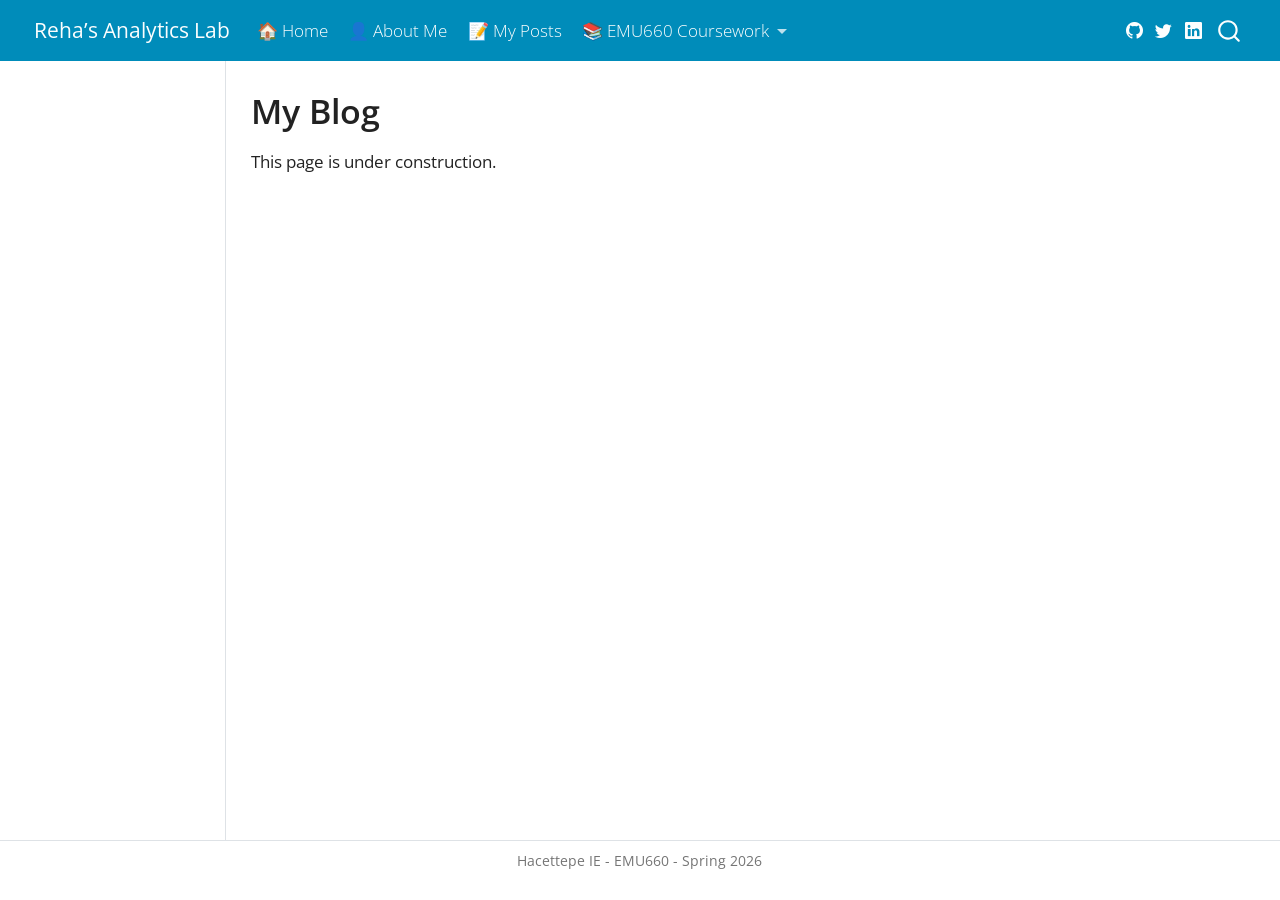
<file: docs/posts.html>
<!DOCTYPE html>
<html xmlns="http://www.w3.org/1999/xhtml" lang="en" xml:lang="en"><head>

<meta charset="utf-8">
<meta name="generator" content="quarto-1.8.25">

<meta name="viewport" content="width=device-width, initial-scale=1.0, user-scalable=yes">


<title>My Blog – Reha’s Analytics Lab</title>
<style>
code{white-space: pre-wrap;}
span.smallcaps{font-variant: small-caps;}
div.columns{display: flex; gap: min(4vw, 1.5em);}
div.column{flex: auto; overflow-x: auto;}
div.hanging-indent{margin-left: 1.5em; text-indent: -1.5em;}
ul.task-list{list-style: none;}
ul.task-list li input[type="checkbox"] {
  width: 0.8em;
  margin: 0 0.8em 0.2em -1em; /* quarto-specific, see https://github.com/quarto-dev/quarto-cli/issues/4556 */ 
  vertical-align: middle;
}
</style>


<script src="site_libs/quarto-nav/quarto-nav.js"></script>
<script src="site_libs/quarto-nav/headroom.min.js"></script>
<script src="site_libs/clipboard/clipboard.min.js"></script>
<script src="site_libs/quarto-search/autocomplete.umd.js"></script>
<script src="site_libs/quarto-search/fuse.min.js"></script>
<script src="site_libs/quarto-search/quarto-search.js"></script>
<meta name="quarto:offset" content="./">
<script src="site_libs/quarto-html/quarto.js" type="module"></script>
<script src="site_libs/quarto-html/tabsets/tabsets.js" type="module"></script>
<script src="site_libs/quarto-html/axe/axe-check.js" type="module"></script>
<script src="site_libs/quarto-html/popper.min.js"></script>
<script src="site_libs/quarto-html/tippy.umd.min.js"></script>
<script src="site_libs/quarto-html/anchor.min.js"></script>
<link href="site_libs/quarto-html/tippy.css" rel="stylesheet">
<link href="site_libs/quarto-html/quarto-syntax-highlighting-7b89279ff1a6dce999919e0e67d4d9ec.css" rel="stylesheet" id="quarto-text-highlighting-styles">
<script src="site_libs/bootstrap/bootstrap.min.js"></script>
<link href="site_libs/bootstrap/bootstrap-icons.css" rel="stylesheet">
<link href="site_libs/bootstrap/bootstrap-a6d2b1bd102ada0610d1b28632c433fc.min.css" rel="stylesheet" append-hash="true" id="quarto-bootstrap" data-mode="light">
<script id="quarto-search-options" type="application/json">{
  "location": "navbar",
  "copy-button": false,
  "collapse-after": 3,
  "panel-placement": "end",
  "type": "overlay",
  "limit": 50,
  "keyboard-shortcut": [
    "f",
    "/",
    "s"
  ],
  "show-item-context": false,
  "language": {
    "search-no-results-text": "No results",
    "search-matching-documents-text": "matching documents",
    "search-copy-link-title": "Copy link to search",
    "search-hide-matches-text": "Hide additional matches",
    "search-more-match-text": "more match in this document",
    "search-more-matches-text": "more matches in this document",
    "search-clear-button-title": "Clear",
    "search-text-placeholder": "",
    "search-detached-cancel-button-title": "Cancel",
    "search-submit-button-title": "Submit",
    "search-label": "Search"
  }
}</script>


<link rel="stylesheet" href="styles.css">
</head>

<body class="docked nav-fixed quarto-light">

<div id="quarto-search-results"></div>
  <header id="quarto-header" class="headroom fixed-top">
    <nav class="navbar navbar-expand-lg " data-bs-theme="dark">
      <div class="navbar-container container-fluid">
      <div class="navbar-brand-container mx-auto">
    <a href="./index.html" class="navbar-brand navbar-brand-logo">
    </a>
    <a class="navbar-brand" href="./index.html">
    <span class="navbar-title">Reha’s Analytics Lab</span>
    </a>
  </div>
            <div id="quarto-search" class="" title="Search"></div>
          <button class="navbar-toggler" type="button" data-bs-toggle="collapse" data-bs-target="#navbarCollapse" aria-controls="navbarCollapse" role="menu" aria-expanded="false" aria-label="Toggle navigation" onclick="if (window.quartoToggleHeadroom) { window.quartoToggleHeadroom(); }">
  <span class="navbar-toggler-icon"></span>
</button>
          <div class="collapse navbar-collapse" id="navbarCollapse">
            <ul class="navbar-nav navbar-nav-scroll me-auto">
  <li class="nav-item">
    <a class="nav-link" href="./index.html"> 
<span class="menu-text">🏠 Home</span></a>
  </li>  
  <li class="nav-item">
    <a class="nav-link" href="./about.html"> 
<span class="menu-text">👤 About Me</span></a>
  </li>  
  <li class="nav-item">
    <a class="nav-link active" href="./posts.html" aria-current="page"> 
<span class="menu-text">📝 My Posts</span></a>
  </li>  
  <li class="nav-item dropdown ">
    <a class="nav-link dropdown-toggle" href="#" id="nav-menu-emu660-coursework" role="link" data-bs-toggle="dropdown" aria-expanded="false">
 <span class="menu-text">📚 EMU660 Coursework</span>
    </a>
    <ul class="dropdown-menu" aria-labelledby="nav-menu-emu660-coursework">    
        <li>
    <a class="dropdown-item" href="./assignments.html">
 <span class="dropdown-text">📋 Assignments</span></a>
  </li>  
        <li>
    <a class="dropdown-item" href="./project.html">
 <span class="dropdown-text">📊 Project</span></a>
  </li>  
    </ul>
  </li>
</ul>
          </div> <!-- /navcollapse -->
            <div class="quarto-navbar-tools tools-wide">
    <a href="https://github.com" title="" class="quarto-navigation-tool px-1" aria-label=""><i class="bi bi-github"></i></a>
    <a href="https://twitter.com" title="" class="quarto-navigation-tool px-1" aria-label=""><i class="bi bi-twitter"></i></a>
    <a href="https://linkedin.com" title="" class="quarto-navigation-tool px-1" aria-label=""><i class="bi bi-linkedin"></i></a>
</div>
      </div> <!-- /container-fluid -->
    </nav>
</header>
<!-- content -->
<div id="quarto-content" class="quarto-container page-columns page-rows-contents page-layout-article page-navbar">
<!-- sidebar -->
  <nav id="quarto-sidebar" class="sidebar collapse collapse-horizontal quarto-sidebar-collapse-item sidebar-navigation docked overflow-auto">
    
</nav>
<div id="quarto-sidebar-glass" class="quarto-sidebar-collapse-item" data-bs-toggle="collapse" data-bs-target=".quarto-sidebar-collapse-item"></div>
<!-- margin-sidebar -->
    <div id="quarto-margin-sidebar" class="sidebar margin-sidebar zindex-bottom">
    </div>
<!-- main -->
<main class="content" id="quarto-document-content">

<header id="title-block-header" class="quarto-title-block default">
<div class="quarto-title">
<h1 class="title">My Blog</h1>
</div>



<div class="quarto-title-meta">

    
  
    
  </div>
  


</header>


<p>This page is under construction.</p>



<a onclick="window.scrollTo(0, 0); return false;" role="button" id="quarto-back-to-top"><i class="bi bi-arrow-up"></i> Back to top</a></main> <!-- /main -->
<script id="quarto-html-after-body" type="application/javascript">
  window.document.addEventListener("DOMContentLoaded", function (event) {
    const icon = "";
    const anchorJS = new window.AnchorJS();
    anchorJS.options = {
      placement: 'right',
      icon: icon
    };
    anchorJS.add('.anchored');
    const isCodeAnnotation = (el) => {
      for (const clz of el.classList) {
        if (clz.startsWith('code-annotation-')) {                     
          return true;
        }
      }
      return false;
    }
    const onCopySuccess = function(e) {
      // button target
      const button = e.trigger;
      // don't keep focus
      button.blur();
      // flash "checked"
      button.classList.add('code-copy-button-checked');
      var currentTitle = button.getAttribute("title");
      button.setAttribute("title", "Copied!");
      let tooltip;
      if (window.bootstrap) {
        button.setAttribute("data-bs-toggle", "tooltip");
        button.setAttribute("data-bs-placement", "left");
        button.setAttribute("data-bs-title", "Copied!");
        tooltip = new bootstrap.Tooltip(button, 
          { trigger: "manual", 
            customClass: "code-copy-button-tooltip",
            offset: [0, -8]});
        tooltip.show();    
      }
      setTimeout(function() {
        if (tooltip) {
          tooltip.hide();
          button.removeAttribute("data-bs-title");
          button.removeAttribute("data-bs-toggle");
          button.removeAttribute("data-bs-placement");
        }
        button.setAttribute("title", currentTitle);
        button.classList.remove('code-copy-button-checked');
      }, 1000);
      // clear code selection
      e.clearSelection();
    }
    const getTextToCopy = function(trigger) {
      const outerScaffold = trigger.parentElement.cloneNode(true);
      const codeEl = outerScaffold.querySelector('code');
      for (const childEl of codeEl.children) {
        if (isCodeAnnotation(childEl)) {
          childEl.remove();
        }
      }
      return codeEl.innerText;
    }
    const clipboard = new window.ClipboardJS('.code-copy-button:not([data-in-quarto-modal])', {
      text: getTextToCopy
    });
    clipboard.on('success', onCopySuccess);
    if (window.document.getElementById('quarto-embedded-source-code-modal')) {
      const clipboardModal = new window.ClipboardJS('.code-copy-button[data-in-quarto-modal]', {
        text: getTextToCopy,
        container: window.document.getElementById('quarto-embedded-source-code-modal')
      });
      clipboardModal.on('success', onCopySuccess);
    }
      var localhostRegex = new RegExp(/^(?:http|https):\/\/localhost\:?[0-9]*\//);
      var mailtoRegex = new RegExp(/^mailto:/);
        var filterRegex = new RegExp('/' + window.location.host + '/');
      var isInternal = (href) => {
          return filterRegex.test(href) || localhostRegex.test(href) || mailtoRegex.test(href);
      }
      // Inspect non-navigation links and adorn them if external
     var links = window.document.querySelectorAll('a[href]:not(.nav-link):not(.navbar-brand):not(.toc-action):not(.sidebar-link):not(.sidebar-item-toggle):not(.pagination-link):not(.no-external):not([aria-hidden]):not(.dropdown-item):not(.quarto-navigation-tool):not(.about-link)');
      for (var i=0; i<links.length; i++) {
        const link = links[i];
        if (!isInternal(link.href)) {
          // undo the damage that might have been done by quarto-nav.js in the case of
          // links that we want to consider external
          if (link.dataset.originalHref !== undefined) {
            link.href = link.dataset.originalHref;
          }
        }
      }
    function tippyHover(el, contentFn, onTriggerFn, onUntriggerFn) {
      const config = {
        allowHTML: true,
        maxWidth: 500,
        delay: 100,
        arrow: false,
        appendTo: function(el) {
            return el.parentElement;
        },
        interactive: true,
        interactiveBorder: 10,
        theme: 'quarto',
        placement: 'bottom-start',
      };
      if (contentFn) {
        config.content = contentFn;
      }
      if (onTriggerFn) {
        config.onTrigger = onTriggerFn;
      }
      if (onUntriggerFn) {
        config.onUntrigger = onUntriggerFn;
      }
      window.tippy(el, config); 
    }
    const noterefs = window.document.querySelectorAll('a[role="doc-noteref"]');
    for (var i=0; i<noterefs.length; i++) {
      const ref = noterefs[i];
      tippyHover(ref, function() {
        // use id or data attribute instead here
        let href = ref.getAttribute('data-footnote-href') || ref.getAttribute('href');
        try { href = new URL(href).hash; } catch {}
        const id = href.replace(/^#\/?/, "");
        const note = window.document.getElementById(id);
        if (note) {
          return note.innerHTML;
        } else {
          return "";
        }
      });
    }
    const xrefs = window.document.querySelectorAll('a.quarto-xref');
    const processXRef = (id, note) => {
      // Strip column container classes
      const stripColumnClz = (el) => {
        el.classList.remove("page-full", "page-columns");
        if (el.children) {
          for (const child of el.children) {
            stripColumnClz(child);
          }
        }
      }
      stripColumnClz(note)
      if (id === null || id.startsWith('sec-')) {
        // Special case sections, only their first couple elements
        const container = document.createElement("div");
        if (note.children && note.children.length > 2) {
          container.appendChild(note.children[0].cloneNode(true));
          for (let i = 1; i < note.children.length; i++) {
            const child = note.children[i];
            if (child.tagName === "P" && child.innerText === "") {
              continue;
            } else {
              container.appendChild(child.cloneNode(true));
              break;
            }
          }
          if (window.Quarto?.typesetMath) {
            window.Quarto.typesetMath(container);
          }
          return container.innerHTML
        } else {
          if (window.Quarto?.typesetMath) {
            window.Quarto.typesetMath(note);
          }
          return note.innerHTML;
        }
      } else {
        // Remove any anchor links if they are present
        const anchorLink = note.querySelector('a.anchorjs-link');
        if (anchorLink) {
          anchorLink.remove();
        }
        if (window.Quarto?.typesetMath) {
          window.Quarto.typesetMath(note);
        }
        if (note.classList.contains("callout")) {
          return note.outerHTML;
        } else {
          return note.innerHTML;
        }
      }
    }
    for (var i=0; i<xrefs.length; i++) {
      const xref = xrefs[i];
      tippyHover(xref, undefined, function(instance) {
        instance.disable();
        let url = xref.getAttribute('href');
        let hash = undefined; 
        if (url.startsWith('#')) {
          hash = url;
        } else {
          try { hash = new URL(url).hash; } catch {}
        }
        if (hash) {
          const id = hash.replace(/^#\/?/, "");
          const note = window.document.getElementById(id);
          if (note !== null) {
            try {
              const html = processXRef(id, note.cloneNode(true));
              instance.setContent(html);
            } finally {
              instance.enable();
              instance.show();
            }
          } else {
            // See if we can fetch this
            fetch(url.split('#')[0])
            .then(res => res.text())
            .then(html => {
              const parser = new DOMParser();
              const htmlDoc = parser.parseFromString(html, "text/html");
              const note = htmlDoc.getElementById(id);
              if (note !== null) {
                const html = processXRef(id, note);
                instance.setContent(html);
              } 
            }).finally(() => {
              instance.enable();
              instance.show();
            });
          }
        } else {
          // See if we can fetch a full url (with no hash to target)
          // This is a special case and we should probably do some content thinning / targeting
          fetch(url)
          .then(res => res.text())
          .then(html => {
            const parser = new DOMParser();
            const htmlDoc = parser.parseFromString(html, "text/html");
            const note = htmlDoc.querySelector('main.content');
            if (note !== null) {
              // This should only happen for chapter cross references
              // (since there is no id in the URL)
              // remove the first header
              if (note.children.length > 0 && note.children[0].tagName === "HEADER") {
                note.children[0].remove();
              }
              const html = processXRef(null, note);
              instance.setContent(html);
            } 
          }).finally(() => {
            instance.enable();
            instance.show();
          });
        }
      }, function(instance) {
      });
    }
        let selectedAnnoteEl;
        const selectorForAnnotation = ( cell, annotation) => {
          let cellAttr = 'data-code-cell="' + cell + '"';
          let lineAttr = 'data-code-annotation="' +  annotation + '"';
          const selector = 'span[' + cellAttr + '][' + lineAttr + ']';
          return selector;
        }
        const selectCodeLines = (annoteEl) => {
          const doc = window.document;
          const targetCell = annoteEl.getAttribute("data-target-cell");
          const targetAnnotation = annoteEl.getAttribute("data-target-annotation");
          const annoteSpan = window.document.querySelector(selectorForAnnotation(targetCell, targetAnnotation));
          const lines = annoteSpan.getAttribute("data-code-lines").split(",");
          const lineIds = lines.map((line) => {
            return targetCell + "-" + line;
          })
          let top = null;
          let height = null;
          let parent = null;
          if (lineIds.length > 0) {
              //compute the position of the single el (top and bottom and make a div)
              const el = window.document.getElementById(lineIds[0]);
              top = el.offsetTop;
              height = el.offsetHeight;
              parent = el.parentElement.parentElement;
            if (lineIds.length > 1) {
              const lastEl = window.document.getElementById(lineIds[lineIds.length - 1]);
              const bottom = lastEl.offsetTop + lastEl.offsetHeight;
              height = bottom - top;
            }
            if (top !== null && height !== null && parent !== null) {
              // cook up a div (if necessary) and position it 
              let div = window.document.getElementById("code-annotation-line-highlight");
              if (div === null) {
                div = window.document.createElement("div");
                div.setAttribute("id", "code-annotation-line-highlight");
                div.style.position = 'absolute';
                parent.appendChild(div);
              }
              div.style.top = top - 2 + "px";
              div.style.height = height + 4 + "px";
              div.style.left = 0;
              let gutterDiv = window.document.getElementById("code-annotation-line-highlight-gutter");
              if (gutterDiv === null) {
                gutterDiv = window.document.createElement("div");
                gutterDiv.setAttribute("id", "code-annotation-line-highlight-gutter");
                gutterDiv.style.position = 'absolute';
                const codeCell = window.document.getElementById(targetCell);
                const gutter = codeCell.querySelector('.code-annotation-gutter');
                gutter.appendChild(gutterDiv);
              }
              gutterDiv.style.top = top - 2 + "px";
              gutterDiv.style.height = height + 4 + "px";
            }
            selectedAnnoteEl = annoteEl;
          }
        };
        const unselectCodeLines = () => {
          const elementsIds = ["code-annotation-line-highlight", "code-annotation-line-highlight-gutter"];
          elementsIds.forEach((elId) => {
            const div = window.document.getElementById(elId);
            if (div) {
              div.remove();
            }
          });
          selectedAnnoteEl = undefined;
        };
          // Handle positioning of the toggle
      window.addEventListener(
        "resize",
        throttle(() => {
          elRect = undefined;
          if (selectedAnnoteEl) {
            selectCodeLines(selectedAnnoteEl);
          }
        }, 10)
      );
      function throttle(fn, ms) {
      let throttle = false;
      let timer;
        return (...args) => {
          if(!throttle) { // first call gets through
              fn.apply(this, args);
              throttle = true;
          } else { // all the others get throttled
              if(timer) clearTimeout(timer); // cancel #2
              timer = setTimeout(() => {
                fn.apply(this, args);
                timer = throttle = false;
              }, ms);
          }
        };
      }
        // Attach click handler to the DT
        const annoteDls = window.document.querySelectorAll('dt[data-target-cell]');
        for (const annoteDlNode of annoteDls) {
          annoteDlNode.addEventListener('click', (event) => {
            const clickedEl = event.target;
            if (clickedEl !== selectedAnnoteEl) {
              unselectCodeLines();
              const activeEl = window.document.querySelector('dt[data-target-cell].code-annotation-active');
              if (activeEl) {
                activeEl.classList.remove('code-annotation-active');
              }
              selectCodeLines(clickedEl);
              clickedEl.classList.add('code-annotation-active');
            } else {
              // Unselect the line
              unselectCodeLines();
              clickedEl.classList.remove('code-annotation-active');
            }
          });
        }
    const findCites = (el) => {
      const parentEl = el.parentElement;
      if (parentEl) {
        const cites = parentEl.dataset.cites;
        if (cites) {
          return {
            el,
            cites: cites.split(' ')
          };
        } else {
          return findCites(el.parentElement)
        }
      } else {
        return undefined;
      }
    };
    var bibliorefs = window.document.querySelectorAll('a[role="doc-biblioref"]');
    for (var i=0; i<bibliorefs.length; i++) {
      const ref = bibliorefs[i];
      const citeInfo = findCites(ref);
      if (citeInfo) {
        tippyHover(citeInfo.el, function() {
          var popup = window.document.createElement('div');
          citeInfo.cites.forEach(function(cite) {
            var citeDiv = window.document.createElement('div');
            citeDiv.classList.add('hanging-indent');
            citeDiv.classList.add('csl-entry');
            var biblioDiv = window.document.getElementById('ref-' + cite);
            if (biblioDiv) {
              citeDiv.innerHTML = biblioDiv.innerHTML;
            }
            popup.appendChild(citeDiv);
          });
          return popup.innerHTML;
        });
      }
    }
  });
  </script>
</div> <!-- /content -->
<footer class="footer">
  <div class="nav-footer">
    <div class="nav-footer-left">
      &nbsp;
    </div>   
    <div class="nav-footer-center">
<p>Hacettepe IE - EMU660 - Spring 2026</p>
</div>
    <div class="nav-footer-right">
      &nbsp;
    </div>
  </div>
</footer>




</body></html>
</file>
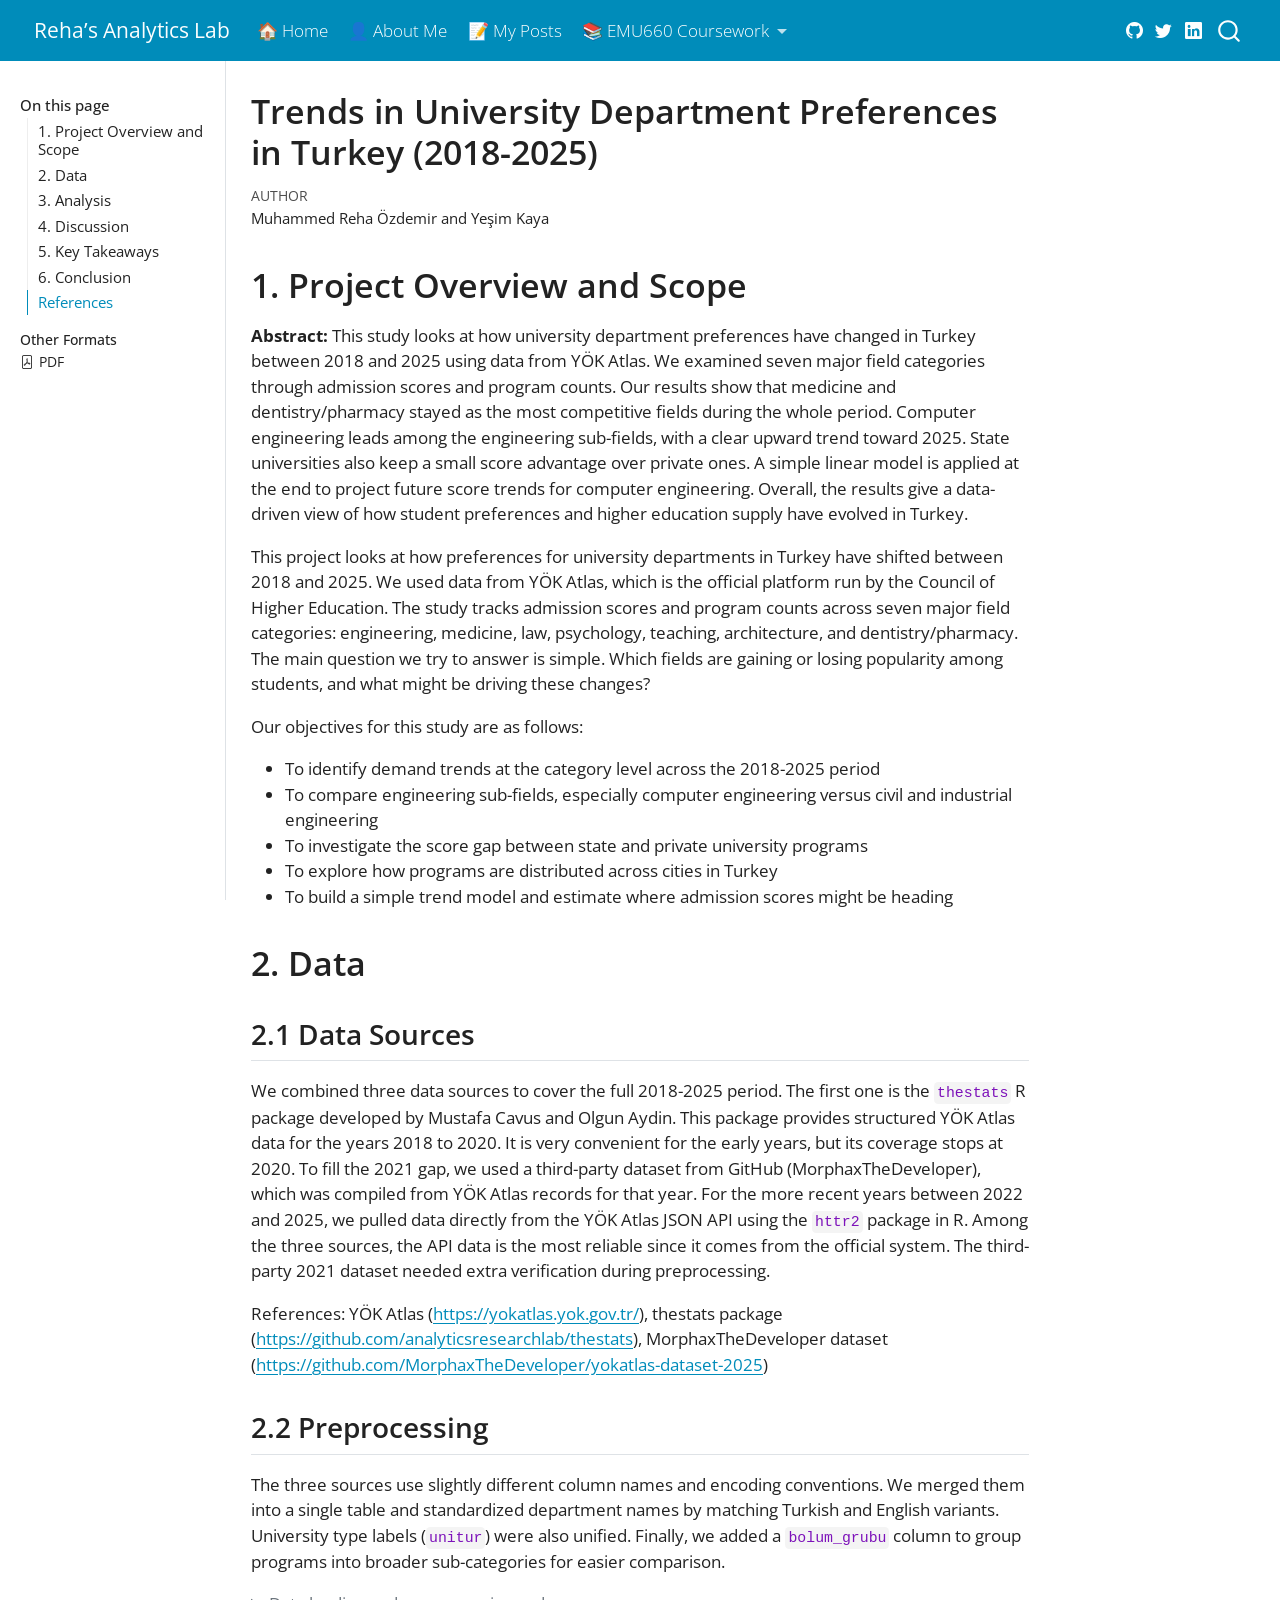
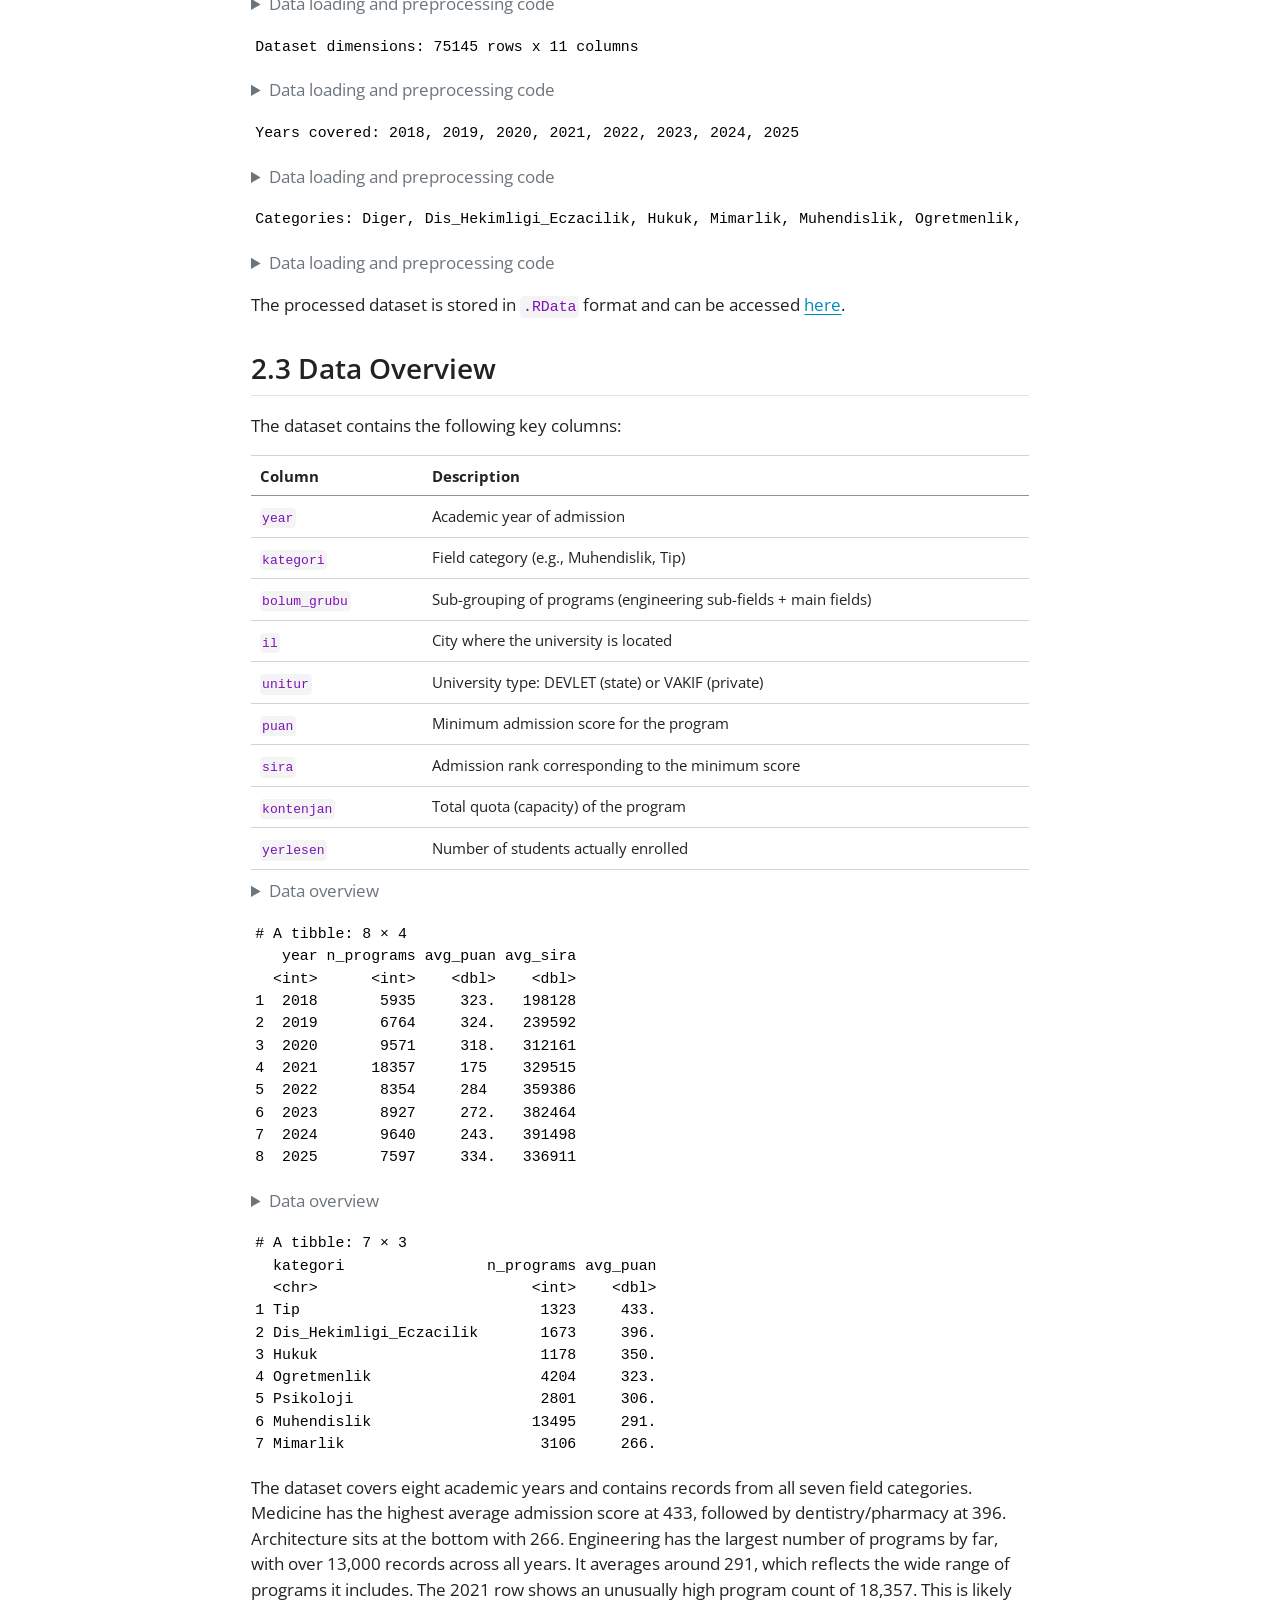
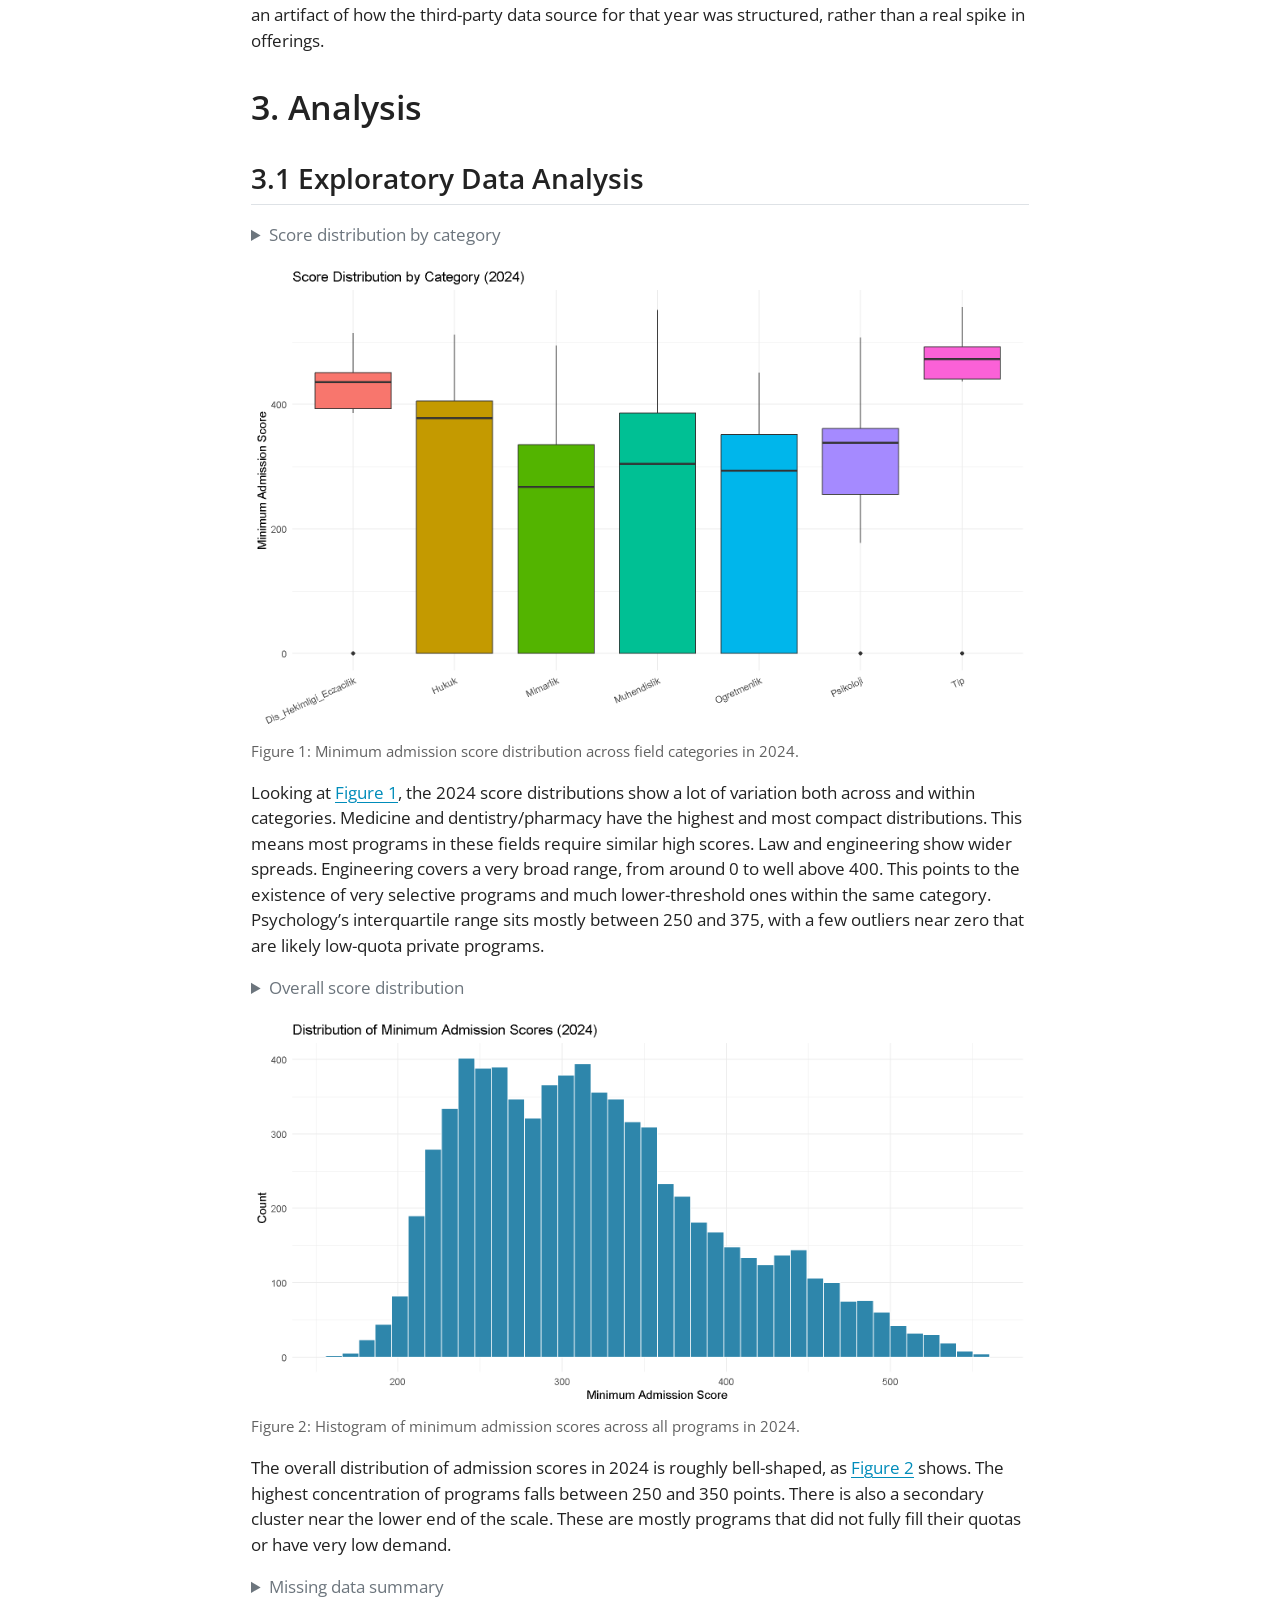
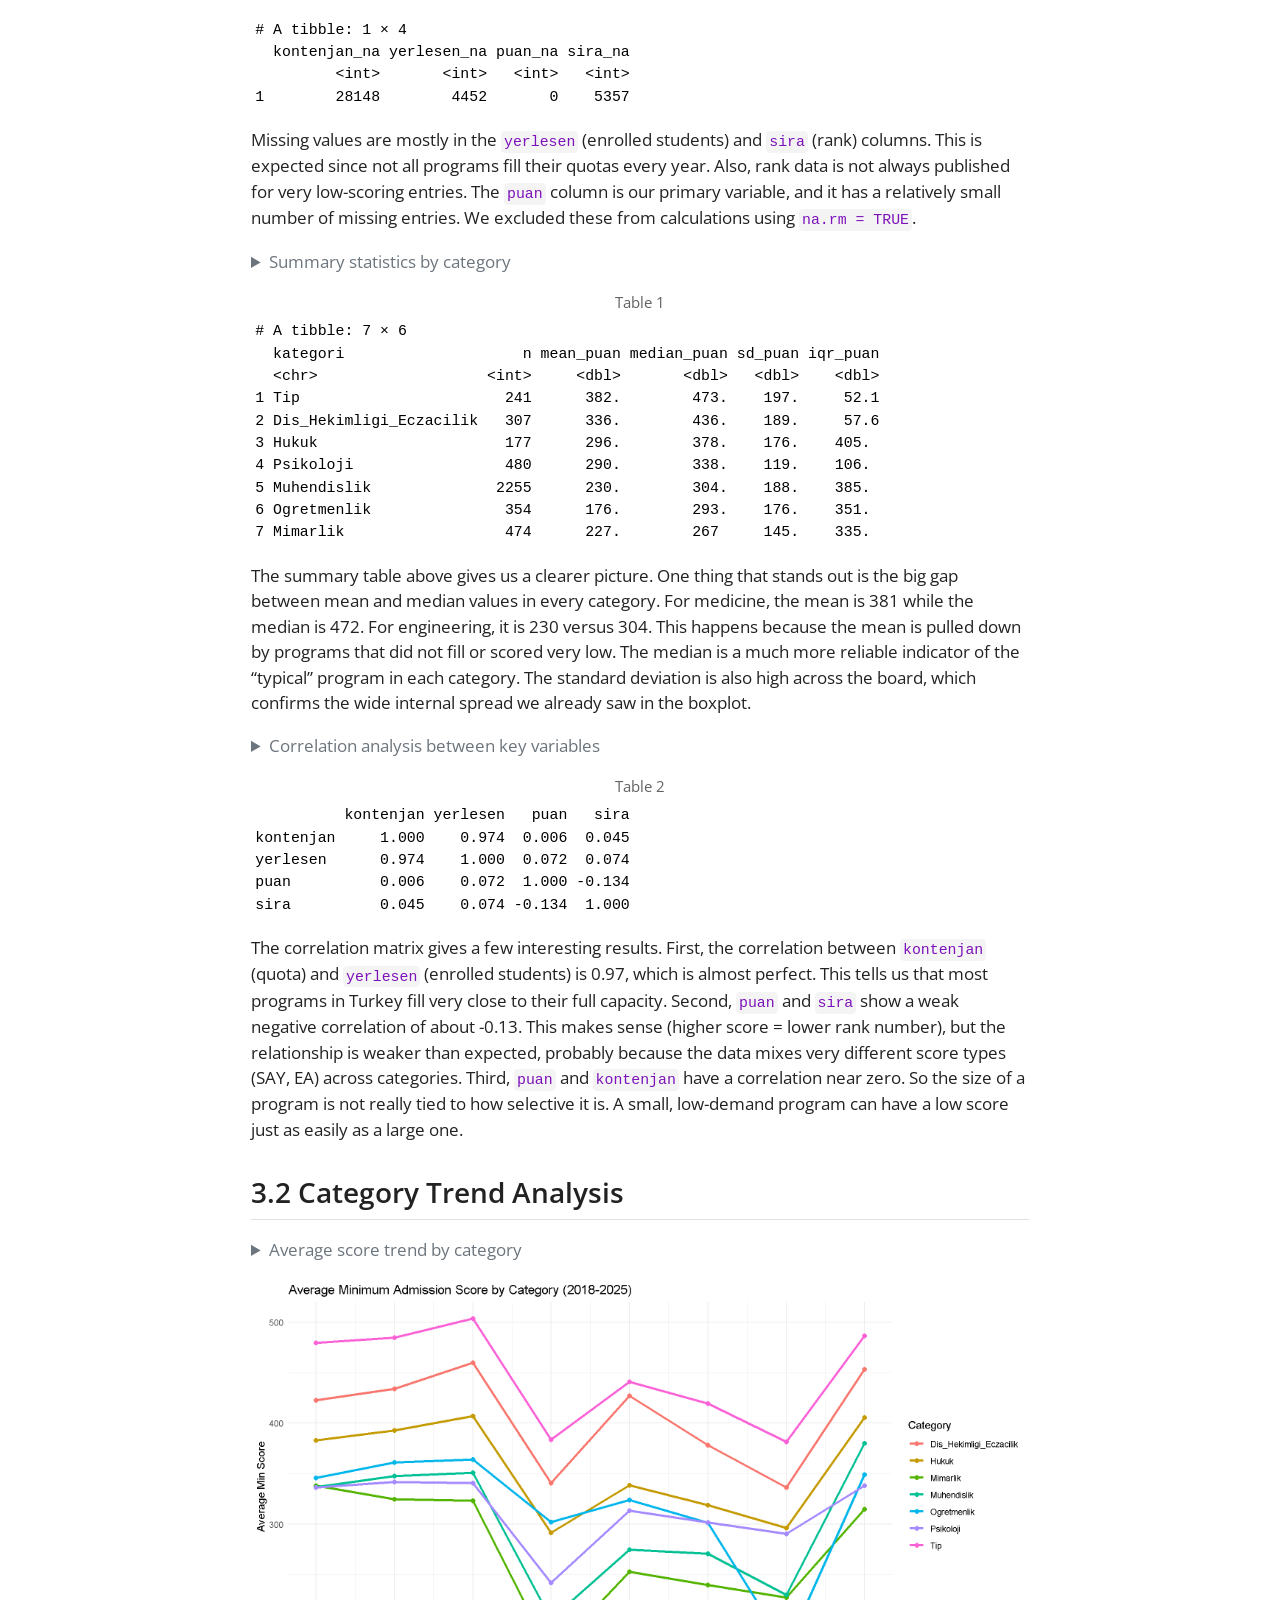
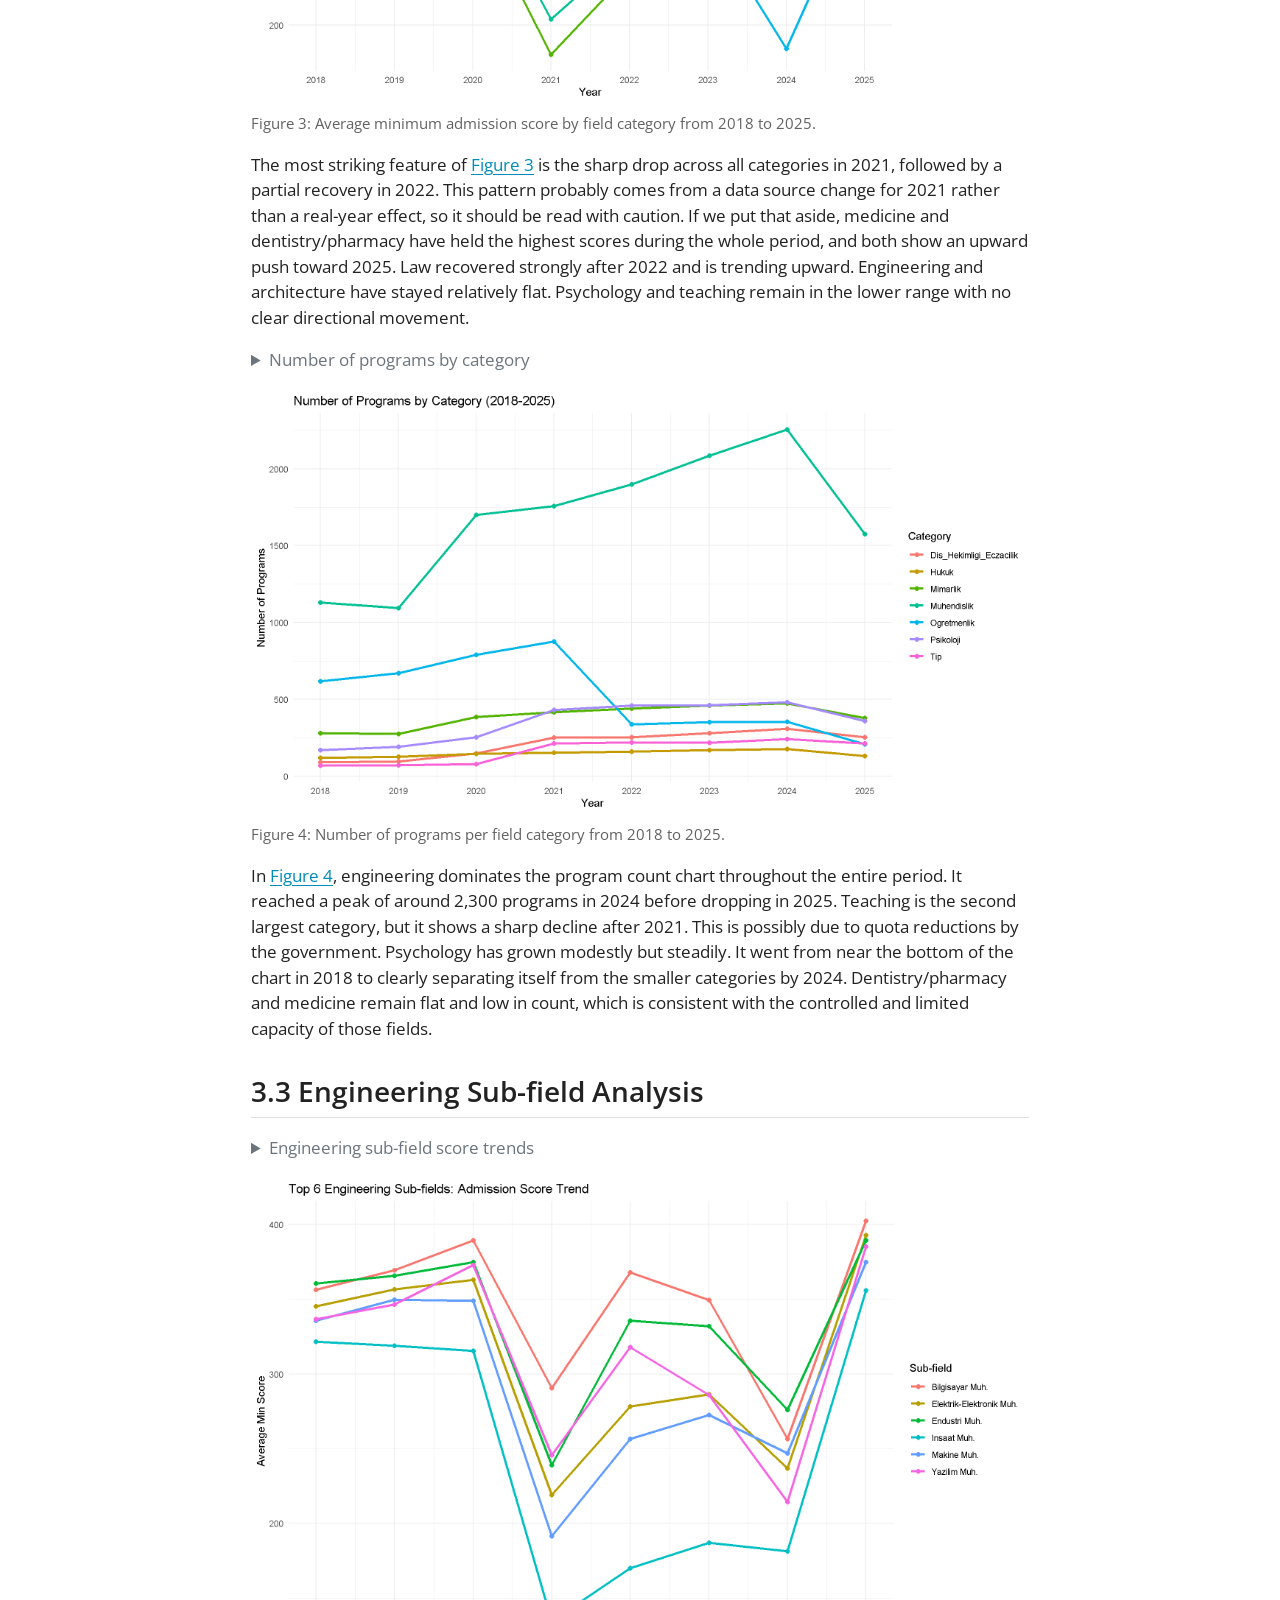
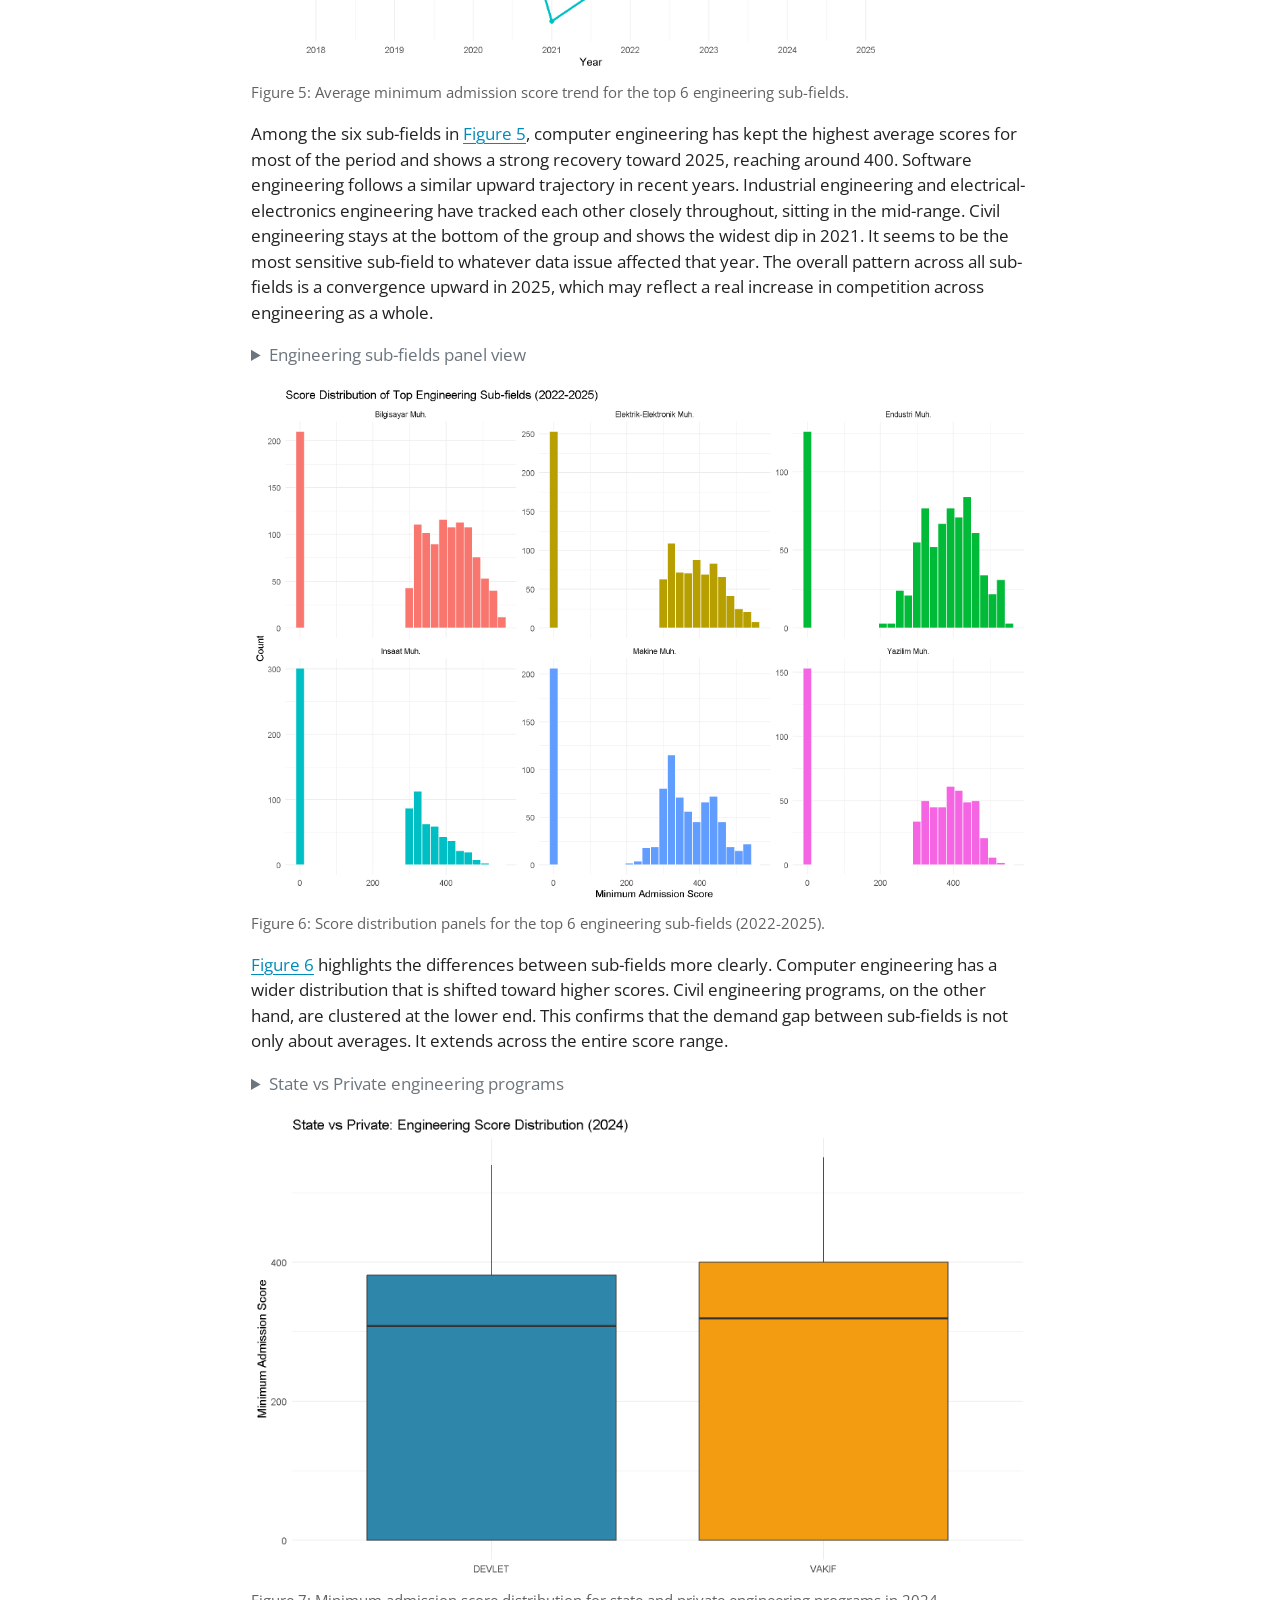
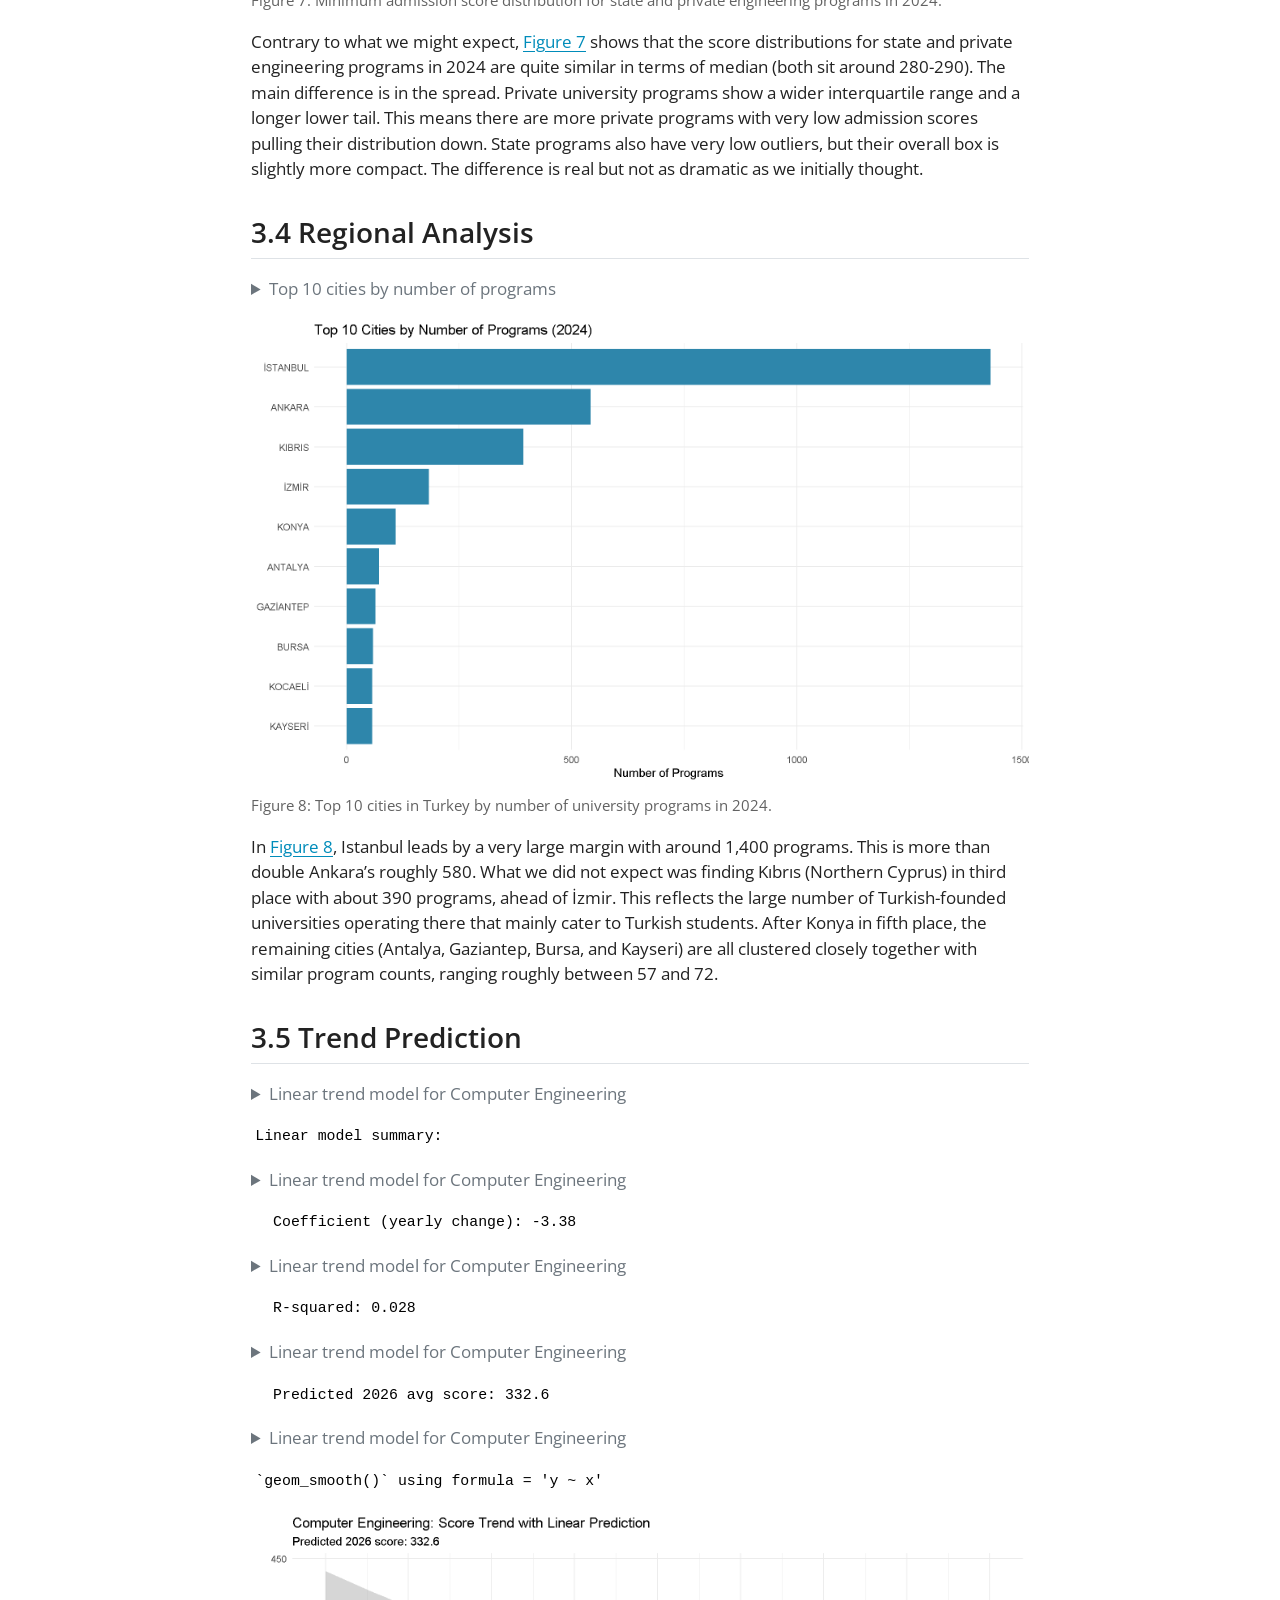
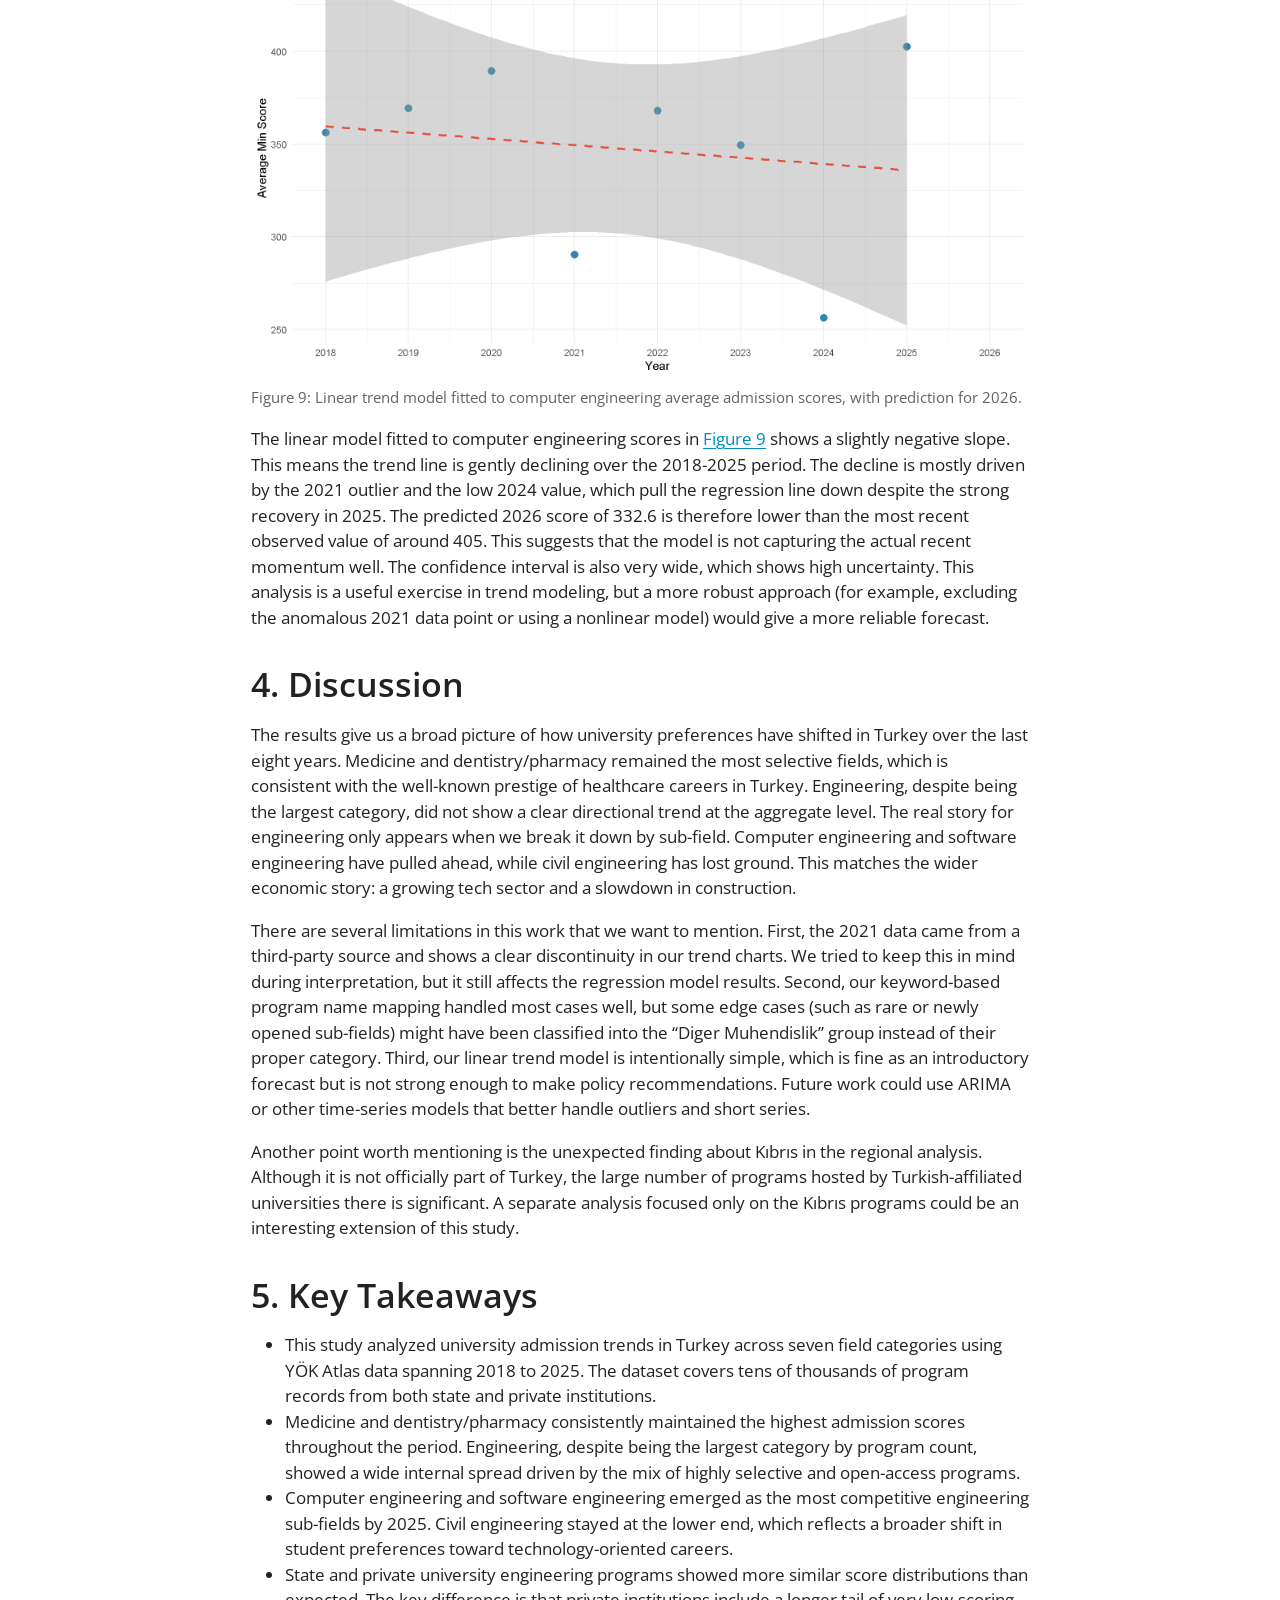
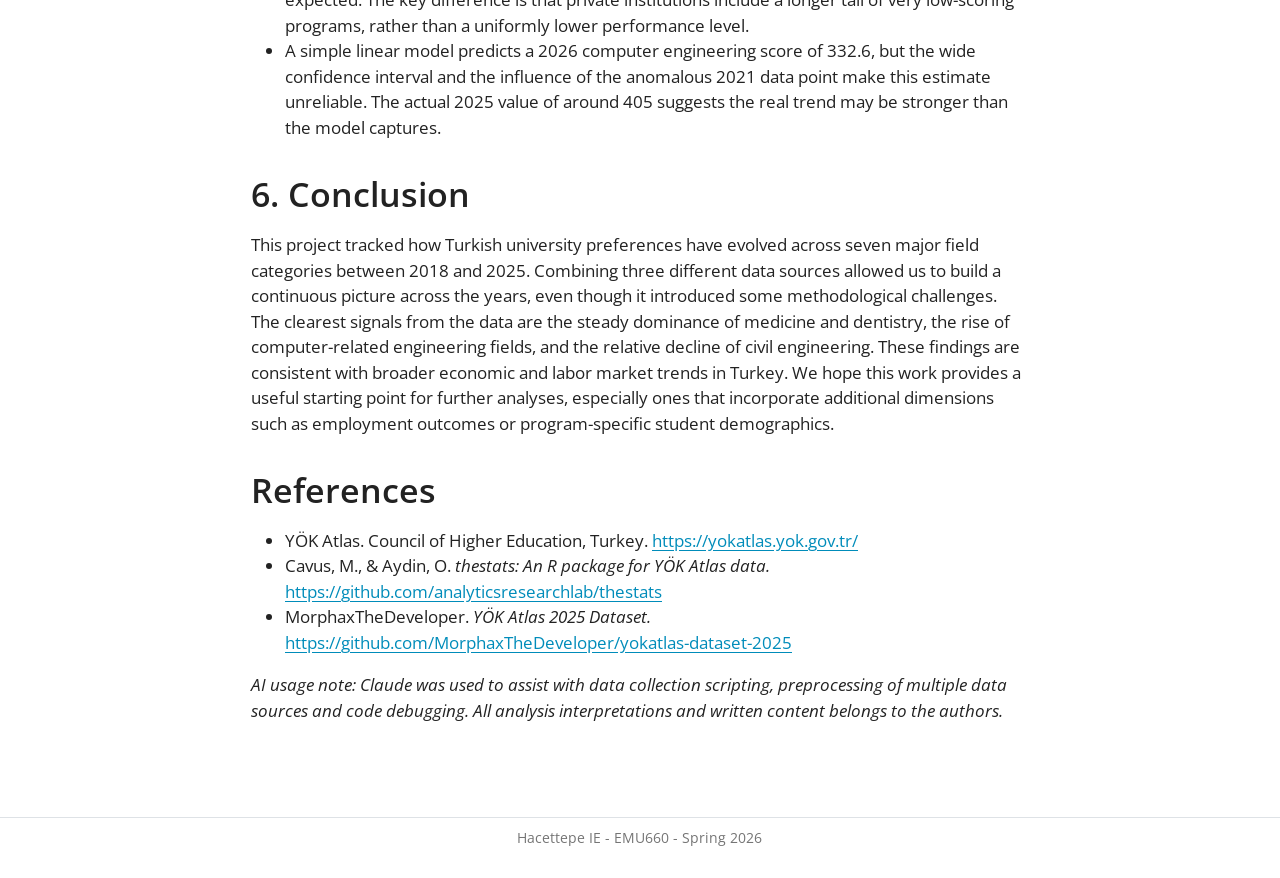
<file: docs/project.html>
<!DOCTYPE html>
<html xmlns="http://www.w3.org/1999/xhtml" lang="en" xml:lang="en"><head>

<meta charset="utf-8">
<meta name="generator" content="quarto-1.8.25">

<meta name="viewport" content="width=device-width, initial-scale=1.0, user-scalable=yes">

<meta name="author" content="Muhammed Reha Özdemir and Yeşim Kaya">

<title>Trends in University Department Preferences in Turkey (2018-2025) – Reha’s Analytics Lab</title>
<style>
code{white-space: pre-wrap;}
span.smallcaps{font-variant: small-caps;}
div.columns{display: flex; gap: min(4vw, 1.5em);}
div.column{flex: auto; overflow-x: auto;}
div.hanging-indent{margin-left: 1.5em; text-indent: -1.5em;}
ul.task-list{list-style: none;}
ul.task-list li input[type="checkbox"] {
  width: 0.8em;
  margin: 0 0.8em 0.2em -1em; /* quarto-specific, see https://github.com/quarto-dev/quarto-cli/issues/4556 */ 
  vertical-align: middle;
}
/* CSS for syntax highlighting */
html { -webkit-text-size-adjust: 100%; }
pre > code.sourceCode { white-space: pre; position: relative; }
pre > code.sourceCode > span { display: inline-block; line-height: 1.25; }
pre > code.sourceCode > span:empty { height: 1.2em; }
.sourceCode { overflow: visible; }
code.sourceCode > span { color: inherit; text-decoration: inherit; }
div.sourceCode { margin: 1em 0; }
pre.sourceCode { margin: 0; }
@media screen {
div.sourceCode { overflow: auto; }
}
@media print {
pre > code.sourceCode { white-space: pre-wrap; }
pre > code.sourceCode > span { text-indent: -5em; padding-left: 5em; }
}
pre.numberSource code
  { counter-reset: source-line 0; }
pre.numberSource code > span
  { position: relative; left: -4em; counter-increment: source-line; }
pre.numberSource code > span > a:first-child::before
  { content: counter(source-line);
    position: relative; left: -1em; text-align: right; vertical-align: baseline;
    border: none; display: inline-block;
    -webkit-touch-callout: none; -webkit-user-select: none;
    -khtml-user-select: none; -moz-user-select: none;
    -ms-user-select: none; user-select: none;
    padding: 0 4px; width: 4em;
  }
pre.numberSource { margin-left: 3em;  padding-left: 4px; }
div.sourceCode
  {   }
@media screen {
pre > code.sourceCode > span > a:first-child::before { text-decoration: underline; }
}
</style>


<script src="site_libs/quarto-nav/quarto-nav.js"></script>
<script src="site_libs/quarto-nav/headroom.min.js"></script>
<script src="site_libs/clipboard/clipboard.min.js"></script>
<script src="site_libs/quarto-search/autocomplete.umd.js"></script>
<script src="site_libs/quarto-search/fuse.min.js"></script>
<script src="site_libs/quarto-search/quarto-search.js"></script>
<meta name="quarto:offset" content="./">
<script src="site_libs/quarto-html/quarto.js" type="module"></script>
<script src="site_libs/quarto-html/tabsets/tabsets.js" type="module"></script>
<script src="site_libs/quarto-html/axe/axe-check.js" type="module"></script>
<script src="site_libs/quarto-html/popper.min.js"></script>
<script src="site_libs/quarto-html/tippy.umd.min.js"></script>
<script src="site_libs/quarto-html/anchor.min.js"></script>
<link href="site_libs/quarto-html/tippy.css" rel="stylesheet">
<link href="site_libs/quarto-html/quarto-syntax-highlighting-7b89279ff1a6dce999919e0e67d4d9ec.css" rel="stylesheet" id="quarto-text-highlighting-styles">
<script src="site_libs/bootstrap/bootstrap.min.js"></script>
<link href="site_libs/bootstrap/bootstrap-icons.css" rel="stylesheet">
<link href="site_libs/bootstrap/bootstrap-a6d2b1bd102ada0610d1b28632c433fc.min.css" rel="stylesheet" append-hash="true" id="quarto-bootstrap" data-mode="light">
<script id="quarto-search-options" type="application/json">{
  "location": "navbar",
  "copy-button": false,
  "collapse-after": 3,
  "panel-placement": "end",
  "type": "overlay",
  "limit": 50,
  "keyboard-shortcut": [
    "f",
    "/",
    "s"
  ],
  "show-item-context": false,
  "language": {
    "search-no-results-text": "No results",
    "search-matching-documents-text": "matching documents",
    "search-copy-link-title": "Copy link to search",
    "search-hide-matches-text": "Hide additional matches",
    "search-more-match-text": "more match in this document",
    "search-more-matches-text": "more matches in this document",
    "search-clear-button-title": "Clear",
    "search-text-placeholder": "",
    "search-detached-cancel-button-title": "Cancel",
    "search-submit-button-title": "Submit",
    "search-label": "Search"
  }
}</script>


<link rel="stylesheet" href="styles.css">
</head>

<body class="docked nav-fixed quarto-light">

<div id="quarto-search-results"></div>
  <header id="quarto-header" class="headroom fixed-top">
    <nav class="navbar navbar-expand-lg " data-bs-theme="dark">
      <div class="navbar-container container-fluid">
      <div class="navbar-brand-container mx-auto">
    <a href="./index.html" class="navbar-brand navbar-brand-logo">
    </a>
    <a class="navbar-brand" href="./index.html">
    <span class="navbar-title">Reha’s Analytics Lab</span>
    </a>
  </div>
            <div id="quarto-search" class="" title="Search"></div>
          <button class="navbar-toggler" type="button" data-bs-toggle="collapse" data-bs-target="#navbarCollapse" aria-controls="navbarCollapse" role="menu" aria-expanded="false" aria-label="Toggle navigation" onclick="if (window.quartoToggleHeadroom) { window.quartoToggleHeadroom(); }">
  <span class="navbar-toggler-icon"></span>
</button>
          <div class="collapse navbar-collapse" id="navbarCollapse">
            <ul class="navbar-nav navbar-nav-scroll me-auto">
  <li class="nav-item">
    <a class="nav-link" href="./index.html"> 
<span class="menu-text">🏠 Home</span></a>
  </li>  
  <li class="nav-item">
    <a class="nav-link" href="./about.html"> 
<span class="menu-text">👤 About Me</span></a>
  </li>  
  <li class="nav-item">
    <a class="nav-link" href="./posts.html"> 
<span class="menu-text">📝 My Posts</span></a>
  </li>  
  <li class="nav-item dropdown ">
    <a class="nav-link dropdown-toggle" href="#" id="nav-menu-emu660-coursework" role="link" data-bs-toggle="dropdown" aria-expanded="false">
 <span class="menu-text">📚 EMU660 Coursework</span>
    </a>
    <ul class="dropdown-menu" aria-labelledby="nav-menu-emu660-coursework">    
        <li>
    <a class="dropdown-item" href="./assignments.html">
 <span class="dropdown-text">📋 Assignments</span></a>
  </li>  
        <li>
    <a class="dropdown-item" href="./project.html">
 <span class="dropdown-text">📊 Project</span></a>
  </li>  
    </ul>
  </li>
</ul>
          </div> <!-- /navcollapse -->
            <div class="quarto-navbar-tools tools-wide">
    <a href="https://github.com" title="" class="quarto-navigation-tool px-1" aria-label=""><i class="bi bi-github"></i></a>
    <a href="https://twitter.com" title="" class="quarto-navigation-tool px-1" aria-label=""><i class="bi bi-twitter"></i></a>
    <a href="https://linkedin.com" title="" class="quarto-navigation-tool px-1" aria-label=""><i class="bi bi-linkedin"></i></a>
</div>
      </div> <!-- /container-fluid -->
    </nav>
</header>
<!-- content -->
<div id="quarto-content" class="quarto-container page-columns page-rows-contents page-layout-article page-navbar">
<!-- sidebar -->
  <nav id="quarto-sidebar" class="sidebar collapse collapse-horizontal quarto-sidebar-collapse-item sidebar-navigation docked overflow-auto">
    <nav id="TOC" role="doc-toc" class="toc-active">
    <h2 id="toc-title">On this page</h2>
   
  <ul>
  <li><a href="#project-overview-and-scope" id="toc-project-overview-and-scope" class="nav-link active" data-scroll-target="#project-overview-and-scope">1. Project Overview and Scope</a></li>
  <li><a href="#data" id="toc-data" class="nav-link" data-scroll-target="#data">2. Data</a>
  <ul class="collapse">
  <li><a href="#data-sources" id="toc-data-sources" class="nav-link" data-scroll-target="#data-sources">2.1 Data Sources</a></li>
  <li><a href="#preprocessing" id="toc-preprocessing" class="nav-link" data-scroll-target="#preprocessing">2.2 Preprocessing</a></li>
  <li><a href="#data-overview" id="toc-data-overview" class="nav-link" data-scroll-target="#data-overview">2.3 Data Overview</a></li>
  </ul></li>
  <li><a href="#analysis" id="toc-analysis" class="nav-link" data-scroll-target="#analysis">3. Analysis</a>
  <ul class="collapse">
  <li><a href="#exploratory-data-analysis" id="toc-exploratory-data-analysis" class="nav-link" data-scroll-target="#exploratory-data-analysis">3.1 Exploratory Data Analysis</a></li>
  <li><a href="#category-trend-analysis" id="toc-category-trend-analysis" class="nav-link" data-scroll-target="#category-trend-analysis">3.2 Category Trend Analysis</a></li>
  <li><a href="#engineering-sub-field-analysis" id="toc-engineering-sub-field-analysis" class="nav-link" data-scroll-target="#engineering-sub-field-analysis">3.3 Engineering Sub-field Analysis</a></li>
  <li><a href="#regional-analysis" id="toc-regional-analysis" class="nav-link" data-scroll-target="#regional-analysis">3.4 Regional Analysis</a></li>
  <li><a href="#trend-prediction" id="toc-trend-prediction" class="nav-link" data-scroll-target="#trend-prediction">3.5 Trend Prediction</a></li>
  </ul></li>
  <li><a href="#discussion" id="toc-discussion" class="nav-link" data-scroll-target="#discussion">4. Discussion</a></li>
  <li><a href="#key-takeaways" id="toc-key-takeaways" class="nav-link" data-scroll-target="#key-takeaways">5. Key Takeaways</a></li>
  <li><a href="#conclusion" id="toc-conclusion" class="nav-link" data-scroll-target="#conclusion">6. Conclusion</a></li>
  <li><a href="#references" id="toc-references" class="nav-link" data-scroll-target="#references">References</a></li>
  </ul>
<div class="quarto-alternate-formats"><h2>Other Formats</h2><ul><li><a href="project.pdf"><i class="bi bi-file-pdf"></i>PDF</a></li></ul></div></nav>
</nav>
<div id="quarto-sidebar-glass" class="quarto-sidebar-collapse-item" data-bs-toggle="collapse" data-bs-target=".quarto-sidebar-collapse-item"></div>
<!-- margin-sidebar -->
    <div id="quarto-margin-sidebar" class="sidebar margin-sidebar zindex-bottom">
    </div>
<!-- main -->
<main class="content" id="quarto-document-content">

<header id="title-block-header" class="quarto-title-block default">
<div class="quarto-title">
<h1 class="title">Trends in University Department Preferences in Turkey (2018-2025)</h1>
</div>



<div class="quarto-title-meta">

    <div>
    <div class="quarto-title-meta-heading">Author</div>
    <div class="quarto-title-meta-contents">
             <p>Muhammed Reha Özdemir and Yeşim Kaya </p>
          </div>
  </div>
    
  
    
  </div>
  


</header>


<section id="project-overview-and-scope" class="level1">
<h1>1. Project Overview and Scope</h1>
<p><strong>Abstract:</strong> This study looks at how university department preferences have changed in Turkey between 2018 and 2025 using data from YÖK Atlas. We examined seven major field categories through admission scores and program counts. Our results show that medicine and dentistry/pharmacy stayed as the most competitive fields during the whole period. Computer engineering leads among the engineering sub-fields, with a clear upward trend toward 2025. State universities also keep a small score advantage over private ones. A simple linear model is applied at the end to project future score trends for computer engineering. Overall, the results give a data-driven view of how student preferences and higher education supply have evolved in Turkey.</p>
<p>This project looks at how preferences for university departments in Turkey have shifted between 2018 and 2025. We used data from YÖK Atlas, which is the official platform run by the Council of Higher Education. The study tracks admission scores and program counts across seven major field categories: engineering, medicine, law, psychology, teaching, architecture, and dentistry/pharmacy. The main question we try to answer is simple. Which fields are gaining or losing popularity among students, and what might be driving these changes?</p>
<p>Our objectives for this study are as follows:</p>
<ul>
<li>To identify demand trends at the category level across the 2018-2025 period</li>
<li>To compare engineering sub-fields, especially computer engineering versus civil and industrial engineering</li>
<li>To investigate the score gap between state and private university programs</li>
<li>To explore how programs are distributed across cities in Turkey</li>
<li>To build a simple trend model and estimate where admission scores might be heading</li>
</ul>
</section>
<section id="data" class="level1">
<h1>2. Data</h1>
<section id="data-sources" class="level2">
<h2 class="anchored" data-anchor-id="data-sources">2.1 Data Sources</h2>
<p>We combined three data sources to cover the full 2018-2025 period. The first one is the <code>thestats</code> R package developed by Mustafa Cavus and Olgun Aydin. This package provides structured YÖK Atlas data for the years 2018 to 2020. It is very convenient for the early years, but its coverage stops at 2020. To fill the 2021 gap, we used a third-party dataset from GitHub (MorphaxTheDeveloper), which was compiled from YÖK Atlas records for that year. For the more recent years between 2022 and 2025, we pulled data directly from the YÖK Atlas JSON API using the <code>httr2</code> package in R. Among the three sources, the API data is the most reliable since it comes from the official system. The third-party 2021 dataset needed extra verification during preprocessing.</p>
<p>References: YÖK Atlas (<a href="https://yokatlas.yok.gov.tr/" class="uri">https://yokatlas.yok.gov.tr/</a>), thestats package (<a href="https://github.com/analyticsresearchlab/thestats" class="uri">https://github.com/analyticsresearchlab/thestats</a>), MorphaxTheDeveloper dataset (<a href="https://github.com/MorphaxTheDeveloper/yokatlas-dataset-2025" class="uri">https://github.com/MorphaxTheDeveloper/yokatlas-dataset-2025</a>)</p>
</section>
<section id="preprocessing" class="level2">
<h2 class="anchored" data-anchor-id="preprocessing">2.2 Preprocessing</h2>
<p>The three sources use slightly different column names and encoding conventions. We merged them into a single table and standardized department names by matching Turkish and English variants. University type labels (<code>unitur</code>) were also unified. Finally, we added a <code>bolum_grubu</code> column to group programs into broader sub-categories for easier comparison.</p>
<div class="cell">
<details class="code-fold">
<summary>Data loading and preprocessing code</summary>
<div class="code-copy-outer-scaffold"><div class="sourceCode cell-code" id="cb1"><pre class="sourceCode r code-with-copy"><code class="sourceCode r"><span id="cb1-1"><a href="#cb1-1" aria-hidden="true" tabindex="-1"></a><span class="co"># Read the combined dataset</span></span>
<span id="cb1-2"><a href="#cb1-2" aria-hidden="true" tabindex="-1"></a>df <span class="ot">&lt;-</span> <span class="fu">fread</span>(<span class="st">"yokatlas_FINAL_CLEAN.csv"</span>, <span class="at">encoding =</span> <span class="st">"UTF-8"</span>)</span>
<span id="cb1-3"><a href="#cb1-3" aria-hidden="true" tabindex="-1"></a></span>
<span id="cb1-4"><a href="#cb1-4" aria-hidden="true" tabindex="-1"></a><span class="co"># Convert to tibble for tidyverse compatibility</span></span>
<span id="cb1-5"><a href="#cb1-5" aria-hidden="true" tabindex="-1"></a>df <span class="ot">&lt;-</span> <span class="fu">as_tibble</span>(df)</span>
<span id="cb1-6"><a href="#cb1-6" aria-hidden="true" tabindex="-1"></a></span>
<span id="cb1-7"><a href="#cb1-7" aria-hidden="true" tabindex="-1"></a><span class="co"># Quick structure check</span></span>
<span id="cb1-8"><a href="#cb1-8" aria-hidden="true" tabindex="-1"></a><span class="fu">cat</span>(<span class="st">"Dataset dimensions:"</span>, <span class="fu">nrow</span>(df), <span class="st">"rows x"</span>, <span class="fu">ncol</span>(df), <span class="st">"columns</span><span class="sc">\n</span><span class="st">"</span>)</span></code></pre></div><button title="Copy to Clipboard" class="code-copy-button"><i class="bi"></i></button></div>
</details>
<div class="cell-output cell-output-stdout">
<pre><code>Dataset dimensions: 75145 rows x 11 columns</code></pre>
</div>
<details class="code-fold">
<summary>Data loading and preprocessing code</summary>
<div class="code-copy-outer-scaffold"><div class="sourceCode cell-code" id="cb3"><pre class="sourceCode r code-with-copy"><code class="sourceCode r"><span id="cb3-1"><a href="#cb3-1" aria-hidden="true" tabindex="-1"></a><span class="fu">cat</span>(<span class="st">"Years covered:"</span>, <span class="fu">paste</span>(<span class="fu">sort</span>(<span class="fu">unique</span>(df<span class="sc">$</span>year)), <span class="at">collapse =</span> <span class="st">", "</span>), <span class="st">"</span><span class="sc">\n</span><span class="st">"</span>)</span></code></pre></div><button title="Copy to Clipboard" class="code-copy-button"><i class="bi"></i></button></div>
</details>
<div class="cell-output cell-output-stdout">
<pre><code>Years covered: 2018, 2019, 2020, 2021, 2022, 2023, 2024, 2025 </code></pre>
</div>
<details class="code-fold">
<summary>Data loading and preprocessing code</summary>
<div class="code-copy-outer-scaffold"><div class="sourceCode cell-code" id="cb5"><pre class="sourceCode r code-with-copy"><code class="sourceCode r"><span id="cb5-1"><a href="#cb5-1" aria-hidden="true" tabindex="-1"></a><span class="fu">cat</span>(<span class="st">"Categories:"</span>, <span class="fu">paste</span>(<span class="fu">sort</span>(<span class="fu">unique</span>(df<span class="sc">$</span>kategori)), <span class="at">collapse =</span> <span class="st">", "</span>), <span class="st">"</span><span class="sc">\n</span><span class="st">"</span>)</span></code></pre></div><button title="Copy to Clipboard" class="code-copy-button"><i class="bi"></i></button></div>
</details>
<div class="cell-output cell-output-stdout">
<pre><code>Categories: Diger, Dis_Hekimligi_Eczacilik, Hukuk, Mimarlik, Muhendislik, Ogretmenlik, Psikoloji, Tip </code></pre>
</div>
<details class="code-fold">
<summary>Data loading and preprocessing code</summary>
<div class="code-copy-outer-scaffold"><div class="sourceCode cell-code" id="cb7"><pre class="sourceCode r code-with-copy"><code class="sourceCode r"><span id="cb7-1"><a href="#cb7-1" aria-hidden="true" tabindex="-1"></a><span class="co"># Save as .RData for reproducibility</span></span>
<span id="cb7-2"><a href="#cb7-2" aria-hidden="true" tabindex="-1"></a><span class="fu">save</span>(df, <span class="at">file =</span> <span class="st">"data.RData"</span>)</span></code></pre></div><button title="Copy to Clipboard" class="code-copy-button"><i class="bi"></i></button></div>
</details>
</div>
<p>The processed dataset is stored in <code>.RData</code> format and can be accessed <a href="data.RData">here</a>.</p>
</section>
<section id="data-overview" class="level2">
<h2 class="anchored" data-anchor-id="data-overview">2.3 Data Overview</h2>
<p>The dataset contains the following key columns:</p>
<table class="caption-top table">
<colgroup>
<col style="width: 22%">
<col style="width: 77%">
</colgroup>
<thead>
<tr class="header">
<th>Column</th>
<th>Description</th>
</tr>
</thead>
<tbody>
<tr class="odd">
<td><code>year</code></td>
<td>Academic year of admission</td>
</tr>
<tr class="even">
<td><code>kategori</code></td>
<td>Field category (e.g., Muhendislik, Tip)</td>
</tr>
<tr class="odd">
<td><code>bolum_grubu</code></td>
<td>Sub-grouping of programs (engineering sub-fields + main fields)</td>
</tr>
<tr class="even">
<td><code>il</code></td>
<td>City where the university is located</td>
</tr>
<tr class="odd">
<td><code>unitur</code></td>
<td>University type: DEVLET (state) or VAKIF (private)</td>
</tr>
<tr class="even">
<td><code>puan</code></td>
<td>Minimum admission score for the program</td>
</tr>
<tr class="odd">
<td><code>sira</code></td>
<td>Admission rank corresponding to the minimum score</td>
</tr>
<tr class="even">
<td><code>kontenjan</code></td>
<td>Total quota (capacity) of the program</td>
</tr>
<tr class="odd">
<td><code>yerlesen</code></td>
<td>Number of students actually enrolled</td>
</tr>
</tbody>
</table>
<div class="cell">
<details class="code-fold">
<summary>Data overview</summary>
<div class="code-copy-outer-scaffold"><div class="sourceCode cell-code" id="cb8"><pre class="sourceCode r code-with-copy"><code class="sourceCode r"><span id="cb8-1"><a href="#cb8-1" aria-hidden="true" tabindex="-1"></a><span class="co"># Programs per year</span></span>
<span id="cb8-2"><a href="#cb8-2" aria-hidden="true" tabindex="-1"></a>df <span class="sc">|&gt;</span></span>
<span id="cb8-3"><a href="#cb8-3" aria-hidden="true" tabindex="-1"></a>  <span class="fu">group_by</span>(year) <span class="sc">|&gt;</span></span>
<span id="cb8-4"><a href="#cb8-4" aria-hidden="true" tabindex="-1"></a>  <span class="fu">summarise</span>(<span class="at">n_programs =</span> <span class="fu">n</span>(),</span>
<span id="cb8-5"><a href="#cb8-5" aria-hidden="true" tabindex="-1"></a>            <span class="at">avg_puan =</span> <span class="fu">round</span>(<span class="fu">mean</span>(puan, <span class="at">na.rm =</span> <span class="cn">TRUE</span>), <span class="dv">1</span>),</span>
<span id="cb8-6"><a href="#cb8-6" aria-hidden="true" tabindex="-1"></a>            <span class="at">avg_sira =</span> <span class="fu">round</span>(<span class="fu">mean</span>(sira, <span class="at">na.rm =</span> <span class="cn">TRUE</span>), <span class="dv">0</span>)) <span class="sc">|&gt;</span></span>
<span id="cb8-7"><a href="#cb8-7" aria-hidden="true" tabindex="-1"></a>  <span class="fu">print</span>()</span></code></pre></div><button title="Copy to Clipboard" class="code-copy-button"><i class="bi"></i></button></div>
</details>
<div class="cell-output cell-output-stdout">
<pre><code># A tibble: 8 × 4
   year n_programs avg_puan avg_sira
  &lt;int&gt;      &lt;int&gt;    &lt;dbl&gt;    &lt;dbl&gt;
1  2018       5935     323.   198128
2  2019       6764     324.   239592
3  2020       9571     318.   312161
4  2021      18357     175    329515
5  2022       8354     284    359386
6  2023       8927     272.   382464
7  2024       9640     243.   391498
8  2025       7597     334.   336911</code></pre>
</div>
<details class="code-fold">
<summary>Data overview</summary>
<div class="code-copy-outer-scaffold"><div class="sourceCode cell-code" id="cb10"><pre class="sourceCode r code-with-copy"><code class="sourceCode r"><span id="cb10-1"><a href="#cb10-1" aria-hidden="true" tabindex="-1"></a><span class="co"># Programs per category</span></span>
<span id="cb10-2"><a href="#cb10-2" aria-hidden="true" tabindex="-1"></a>df <span class="sc">|&gt;</span></span>
<span id="cb10-3"><a href="#cb10-3" aria-hidden="true" tabindex="-1"></a>  <span class="fu">filter</span>(kategori <span class="sc">!=</span> <span class="st">"Diger"</span>) <span class="sc">|&gt;</span></span>
<span id="cb10-4"><a href="#cb10-4" aria-hidden="true" tabindex="-1"></a>  <span class="fu">group_by</span>(kategori) <span class="sc">|&gt;</span></span>
<span id="cb10-5"><a href="#cb10-5" aria-hidden="true" tabindex="-1"></a>  <span class="fu">summarise</span>(<span class="at">n_programs =</span> <span class="fu">n</span>(),</span>
<span id="cb10-6"><a href="#cb10-6" aria-hidden="true" tabindex="-1"></a>            <span class="at">avg_puan =</span> <span class="fu">round</span>(<span class="fu">mean</span>(puan, <span class="at">na.rm =</span> <span class="cn">TRUE</span>), <span class="dv">1</span>)) <span class="sc">|&gt;</span></span>
<span id="cb10-7"><a href="#cb10-7" aria-hidden="true" tabindex="-1"></a>  <span class="fu">arrange</span>(<span class="fu">desc</span>(avg_puan)) <span class="sc">|&gt;</span></span>
<span id="cb10-8"><a href="#cb10-8" aria-hidden="true" tabindex="-1"></a>  <span class="fu">print</span>()</span></code></pre></div><button title="Copy to Clipboard" class="code-copy-button"><i class="bi"></i></button></div>
</details>
<div class="cell-output cell-output-stdout">
<pre><code># A tibble: 7 × 3
  kategori                n_programs avg_puan
  &lt;chr&gt;                        &lt;int&gt;    &lt;dbl&gt;
1 Tip                           1323     433.
2 Dis_Hekimligi_Eczacilik       1673     396.
3 Hukuk                         1178     350.
4 Ogretmenlik                   4204     323.
5 Psikoloji                     2801     306.
6 Muhendislik                  13495     291.
7 Mimarlik                      3106     266.</code></pre>
</div>
</div>
<p>The dataset covers eight academic years and contains records from all seven field categories. Medicine has the highest average admission score at 433, followed by dentistry/pharmacy at 396. Architecture sits at the bottom with 266. Engineering has the largest number of programs by far, with over 13,000 records across all years. It averages around 291, which reflects the wide range of programs it includes. The 2021 row shows an unusually high program count of 18,357. This is likely an artifact of how the third-party data source for that year was structured, rather than a real spike in offerings.</p>
</section>
</section>
<section id="analysis" class="level1">
<h1>3. Analysis</h1>
<section id="exploratory-data-analysis" class="level2">
<h2 class="anchored" data-anchor-id="exploratory-data-analysis">3.1 Exploratory Data Analysis</h2>
<div class="cell">
<details class="code-fold">
<summary>Score distribution by category</summary>
<div class="code-copy-outer-scaffold"><div class="sourceCode cell-code" id="cb12"><pre class="sourceCode r code-with-copy"><code class="sourceCode r"><span id="cb12-1"><a href="#cb12-1" aria-hidden="true" tabindex="-1"></a>df <span class="sc">|&gt;</span></span>
<span id="cb12-2"><a href="#cb12-2" aria-hidden="true" tabindex="-1"></a>  <span class="fu">filter</span>(kategori <span class="sc">!=</span> <span class="st">"Diger"</span>, year <span class="sc">==</span> <span class="dv">2024</span>) <span class="sc">|&gt;</span></span>
<span id="cb12-3"><a href="#cb12-3" aria-hidden="true" tabindex="-1"></a>  <span class="fu">ggplot</span>(<span class="fu">aes</span>(<span class="at">x =</span> kategori, <span class="at">y =</span> puan, <span class="at">fill =</span> kategori)) <span class="sc">+</span></span>
<span id="cb12-4"><a href="#cb12-4" aria-hidden="true" tabindex="-1"></a>  <span class="fu">geom_boxplot</span>(<span class="at">show.legend =</span> <span class="cn">FALSE</span>) <span class="sc">+</span></span>
<span id="cb12-5"><a href="#cb12-5" aria-hidden="true" tabindex="-1"></a>  <span class="fu">labs</span>(<span class="at">title =</span> <span class="st">"Score Distribution by Category (2024)"</span>,</span>
<span id="cb12-6"><a href="#cb12-6" aria-hidden="true" tabindex="-1"></a>       <span class="at">x =</span> <span class="cn">NULL</span>, <span class="at">y =</span> <span class="st">"Minimum Admission Score"</span>) <span class="sc">+</span></span>
<span id="cb12-7"><a href="#cb12-7" aria-hidden="true" tabindex="-1"></a>  <span class="fu">theme_minimal</span>() <span class="sc">+</span></span>
<span id="cb12-8"><a href="#cb12-8" aria-hidden="true" tabindex="-1"></a>  <span class="fu">theme</span>(<span class="at">axis.text.x =</span> <span class="fu">element_text</span>(<span class="at">angle =</span> <span class="dv">25</span>, <span class="at">hjust =</span> <span class="dv">1</span>))</span></code></pre></div><button title="Copy to Clipboard" class="code-copy-button"><i class="bi"></i></button></div>
</details>
<div class="cell-output-display">
<div id="fig-eda-distribution" class="quarto-float quarto-figure quarto-figure-center anchored">
<figure class="quarto-float quarto-float-fig figure">
<div aria-describedby="fig-eda-distribution-caption-0ceaefa1-69ba-4598-a22c-09a6ac19f8ca">
<img src="project_files/figure-html/fig-eda-distribution-1.png" class="img-fluid figure-img" width="960">
</div>
<figcaption class="quarto-float-caption-bottom quarto-float-caption quarto-float-fig" id="fig-eda-distribution-caption-0ceaefa1-69ba-4598-a22c-09a6ac19f8ca">
Figure&nbsp;1: Minimum admission score distribution across field categories in 2024.
</figcaption>
</figure>
</div>
</div>
</div>
<p>Looking at <a href="#fig-eda-distribution" class="quarto-xref">Figure&nbsp;1</a>, the 2024 score distributions show a lot of variation both across and within categories. Medicine and dentistry/pharmacy have the highest and most compact distributions. This means most programs in these fields require similar high scores. Law and engineering show wider spreads. Engineering covers a very broad range, from around 0 to well above 400. This points to the existence of very selective programs and much lower-threshold ones within the same category. Psychology’s interquartile range sits mostly between 250 and 375, with a few outliers near zero that are likely low-quota private programs.</p>
<div class="cell">
<details class="code-fold">
<summary>Overall score distribution</summary>
<div class="code-copy-outer-scaffold"><div class="sourceCode cell-code" id="cb13"><pre class="sourceCode r code-with-copy"><code class="sourceCode r"><span id="cb13-1"><a href="#cb13-1" aria-hidden="true" tabindex="-1"></a>df <span class="sc">|&gt;</span></span>
<span id="cb13-2"><a href="#cb13-2" aria-hidden="true" tabindex="-1"></a>  <span class="fu">filter</span>(year <span class="sc">==</span> <span class="dv">2024</span>, <span class="sc">!</span><span class="fu">is.na</span>(puan), puan <span class="sc">&gt;</span> <span class="dv">0</span>) <span class="sc">|&gt;</span></span>
<span id="cb13-3"><a href="#cb13-3" aria-hidden="true" tabindex="-1"></a>  <span class="fu">ggplot</span>(<span class="fu">aes</span>(<span class="at">x =</span> puan)) <span class="sc">+</span></span>
<span id="cb13-4"><a href="#cb13-4" aria-hidden="true" tabindex="-1"></a>  <span class="fu">geom_histogram</span>(<span class="at">bins =</span> <span class="dv">40</span>, <span class="at">fill =</span> <span class="st">"#2E86AB"</span>, <span class="at">color =</span> <span class="st">"white"</span>) <span class="sc">+</span></span>
<span id="cb13-5"><a href="#cb13-5" aria-hidden="true" tabindex="-1"></a>  <span class="fu">labs</span>(<span class="at">title =</span> <span class="st">"Distribution of Minimum Admission Scores (2024)"</span>,</span>
<span id="cb13-6"><a href="#cb13-6" aria-hidden="true" tabindex="-1"></a>       <span class="at">x =</span> <span class="st">"Minimum Admission Score"</span>, <span class="at">y =</span> <span class="st">"Count"</span>) <span class="sc">+</span></span>
<span id="cb13-7"><a href="#cb13-7" aria-hidden="true" tabindex="-1"></a>  <span class="fu">theme_minimal</span>()</span></code></pre></div><button title="Copy to Clipboard" class="code-copy-button"><i class="bi"></i></button></div>
</details>
<div class="cell-output-display">
<div id="fig-eda-histogram" class="quarto-float quarto-figure quarto-figure-center anchored">
<figure class="quarto-float quarto-float-fig figure">
<div aria-describedby="fig-eda-histogram-caption-0ceaefa1-69ba-4598-a22c-09a6ac19f8ca">
<img src="project_files/figure-html/fig-eda-histogram-1.png" class="img-fluid figure-img" width="960">
</div>
<figcaption class="quarto-float-caption-bottom quarto-float-caption quarto-float-fig" id="fig-eda-histogram-caption-0ceaefa1-69ba-4598-a22c-09a6ac19f8ca">
Figure&nbsp;2: Histogram of minimum admission scores across all programs in 2024.
</figcaption>
</figure>
</div>
</div>
</div>
<p>The overall distribution of admission scores in 2024 is roughly bell-shaped, as <a href="#fig-eda-histogram" class="quarto-xref">Figure&nbsp;2</a> shows. The highest concentration of programs falls between 250 and 350 points. There is also a secondary cluster near the lower end of the scale. These are mostly programs that did not fully fill their quotas or have very low demand.</p>
<div class="cell">
<details class="code-fold">
<summary>Missing data summary</summary>
<div class="code-copy-outer-scaffold"><div class="sourceCode cell-code" id="cb14"><pre class="sourceCode r code-with-copy"><code class="sourceCode r"><span id="cb14-1"><a href="#cb14-1" aria-hidden="true" tabindex="-1"></a>df <span class="sc">|&gt;</span></span>
<span id="cb14-2"><a href="#cb14-2" aria-hidden="true" tabindex="-1"></a>  <span class="fu">summarise</span>(</span>
<span id="cb14-3"><a href="#cb14-3" aria-hidden="true" tabindex="-1"></a>    <span class="at">kontenjan_na =</span> <span class="fu">sum</span>(<span class="fu">is.na</span>(kontenjan)),</span>
<span id="cb14-4"><a href="#cb14-4" aria-hidden="true" tabindex="-1"></a>    <span class="at">yerlesen_na  =</span> <span class="fu">sum</span>(<span class="fu">is.na</span>(yerlesen)),</span>
<span id="cb14-5"><a href="#cb14-5" aria-hidden="true" tabindex="-1"></a>    <span class="at">puan_na      =</span> <span class="fu">sum</span>(<span class="fu">is.na</span>(puan)),</span>
<span id="cb14-6"><a href="#cb14-6" aria-hidden="true" tabindex="-1"></a>    <span class="at">sira_na      =</span> <span class="fu">sum</span>(<span class="fu">is.na</span>(sira))</span>
<span id="cb14-7"><a href="#cb14-7" aria-hidden="true" tabindex="-1"></a>  ) <span class="sc">|&gt;</span></span>
<span id="cb14-8"><a href="#cb14-8" aria-hidden="true" tabindex="-1"></a>  <span class="fu">print</span>()</span></code></pre></div><button title="Copy to Clipboard" class="code-copy-button"><i class="bi"></i></button></div>
</details>
<div class="cell-output cell-output-stdout">
<pre><code># A tibble: 1 × 4
  kontenjan_na yerlesen_na puan_na sira_na
         &lt;int&gt;       &lt;int&gt;   &lt;int&gt;   &lt;int&gt;
1        28148        4452       0    5357</code></pre>
</div>
</div>
<p>Missing values are mostly in the <code>yerlesen</code> (enrolled students) and <code>sira</code> (rank) columns. This is expected since not all programs fill their quotas every year. Also, rank data is not always published for very low-scoring entries. The <code>puan</code> column is our primary variable, and it has a relatively small number of missing entries. We excluded these from calculations using <code>na.rm = TRUE</code>.</p>
<details class="code-fold">
<summary>Summary statistics by category</summary>
<div class="code-copy-outer-scaffold"><div class="sourceCode cell-code" id="cb16"><pre class="sourceCode r code-with-copy"><code class="sourceCode r"><span id="cb16-1"><a href="#cb16-1" aria-hidden="true" tabindex="-1"></a>df <span class="sc">|&gt;</span></span>
<span id="cb16-2"><a href="#cb16-2" aria-hidden="true" tabindex="-1"></a>  <span class="fu">filter</span>(year <span class="sc">==</span> <span class="dv">2024</span>, kategori <span class="sc">!=</span> <span class="st">"Diger"</span>, <span class="sc">!</span><span class="fu">is.na</span>(puan)) <span class="sc">|&gt;</span></span>
<span id="cb16-3"><a href="#cb16-3" aria-hidden="true" tabindex="-1"></a>  <span class="fu">group_by</span>(kategori) <span class="sc">|&gt;</span></span>
<span id="cb16-4"><a href="#cb16-4" aria-hidden="true" tabindex="-1"></a>  <span class="fu">summarise</span>(</span>
<span id="cb16-5"><a href="#cb16-5" aria-hidden="true" tabindex="-1"></a>    <span class="at">n =</span> <span class="fu">n</span>(),</span>
<span id="cb16-6"><a href="#cb16-6" aria-hidden="true" tabindex="-1"></a>    <span class="at">mean_puan =</span> <span class="fu">round</span>(<span class="fu">mean</span>(puan), <span class="dv">1</span>),</span>
<span id="cb16-7"><a href="#cb16-7" aria-hidden="true" tabindex="-1"></a>    <span class="at">median_puan =</span> <span class="fu">round</span>(<span class="fu">median</span>(puan), <span class="dv">1</span>),</span>
<span id="cb16-8"><a href="#cb16-8" aria-hidden="true" tabindex="-1"></a>    <span class="at">sd_puan =</span> <span class="fu">round</span>(<span class="fu">sd</span>(puan), <span class="dv">1</span>),</span>
<span id="cb16-9"><a href="#cb16-9" aria-hidden="true" tabindex="-1"></a>    <span class="at">iqr_puan =</span> <span class="fu">round</span>(<span class="fu">IQR</span>(puan), <span class="dv">1</span>)</span>
<span id="cb16-10"><a href="#cb16-10" aria-hidden="true" tabindex="-1"></a>  ) <span class="sc">|&gt;</span></span>
<span id="cb16-11"><a href="#cb16-11" aria-hidden="true" tabindex="-1"></a>  <span class="fu">arrange</span>(<span class="fu">desc</span>(median_puan)) <span class="sc">|&gt;</span></span>
<span id="cb16-12"><a href="#cb16-12" aria-hidden="true" tabindex="-1"></a>  <span class="fu">print</span>()</span></code></pre></div><button title="Copy to Clipboard" class="code-copy-button"><i class="bi"></i></button></div>
</details>
<div id="tbl-summary-stats" class="cell quarto-float quarto-figure quarto-figure-center anchored">
<figure class="quarto-float quarto-float-tbl figure">
<figcaption class="quarto-float-caption-top quarto-float-caption quarto-float-tbl quarto-uncaptioned" id="tbl-summary-stats-caption-0ceaefa1-69ba-4598-a22c-09a6ac19f8ca">
Table&nbsp;1
</figcaption>
<div aria-describedby="tbl-summary-stats-caption-0ceaefa1-69ba-4598-a22c-09a6ac19f8ca">
<div class="cell-output cell-output-stdout">
<pre><code># A tibble: 7 × 6
  kategori                    n mean_puan median_puan sd_puan iqr_puan
  &lt;chr&gt;                   &lt;int&gt;     &lt;dbl&gt;       &lt;dbl&gt;   &lt;dbl&gt;    &lt;dbl&gt;
1 Tip                       241      382.        473.    197.     52.1
2 Dis_Hekimligi_Eczacilik   307      336.        436.    189.     57.6
3 Hukuk                     177      296.        378.    176.    405. 
4 Psikoloji                 480      290.        338.    119.    106. 
5 Muhendislik              2255      230.        304.    188.    385. 
6 Ogretmenlik               354      176.        293.    176.    351. 
7 Mimarlik                  474      227.        267     145.    335. </code></pre>
</div>
</div>
</figure>
</div>
<p>The summary table above gives us a clearer picture. One thing that stands out is the big gap between mean and median values in every category. For medicine, the mean is 381 while the median is 472. For engineering, it is 230 versus 304. This happens because the mean is pulled down by programs that did not fill or scored very low. The median is a much more reliable indicator of the “typical” program in each category. The standard deviation is also high across the board, which confirms the wide internal spread we already saw in the boxplot.</p>
<details class="code-fold">
<summary>Correlation analysis between key variables</summary>
<div class="code-copy-outer-scaffold"><div class="sourceCode cell-code" id="cb18"><pre class="sourceCode r code-with-copy"><code class="sourceCode r"><span id="cb18-1"><a href="#cb18-1" aria-hidden="true" tabindex="-1"></a><span class="co"># Pearson correlation matrix for numerical variables</span></span>
<span id="cb18-2"><a href="#cb18-2" aria-hidden="true" tabindex="-1"></a>df <span class="sc">|&gt;</span></span>
<span id="cb18-3"><a href="#cb18-3" aria-hidden="true" tabindex="-1"></a>  <span class="fu">select</span>(kontenjan, yerlesen, puan, sira) <span class="sc">|&gt;</span></span>
<span id="cb18-4"><a href="#cb18-4" aria-hidden="true" tabindex="-1"></a>  <span class="fu">na.omit</span>() <span class="sc">|&gt;</span></span>
<span id="cb18-5"><a href="#cb18-5" aria-hidden="true" tabindex="-1"></a>  <span class="fu">cor</span>() <span class="sc">|&gt;</span></span>
<span id="cb18-6"><a href="#cb18-6" aria-hidden="true" tabindex="-1"></a>  <span class="fu">round</span>(<span class="dv">3</span>) <span class="sc">|&gt;</span></span>
<span id="cb18-7"><a href="#cb18-7" aria-hidden="true" tabindex="-1"></a>  <span class="fu">print</span>()</span></code></pre></div><button title="Copy to Clipboard" class="code-copy-button"><i class="bi"></i></button></div>
</details>
<div id="tbl-correlations" class="cell quarto-float quarto-figure quarto-figure-center anchored">
<figure class="quarto-float quarto-float-tbl figure">
<figcaption class="quarto-float-caption-top quarto-float-caption quarto-float-tbl quarto-uncaptioned" id="tbl-correlations-caption-0ceaefa1-69ba-4598-a22c-09a6ac19f8ca">
Table&nbsp;2
</figcaption>
<div aria-describedby="tbl-correlations-caption-0ceaefa1-69ba-4598-a22c-09a6ac19f8ca">
<div class="cell-output cell-output-stdout">
<pre><code>          kontenjan yerlesen   puan   sira
kontenjan     1.000    0.974  0.006  0.045
yerlesen      0.974    1.000  0.072  0.074
puan          0.006    0.072  1.000 -0.134
sira          0.045    0.074 -0.134  1.000</code></pre>
</div>
</div>
</figure>
</div>
<p>The correlation matrix gives a few interesting results. First, the correlation between <code>kontenjan</code> (quota) and <code>yerlesen</code> (enrolled students) is 0.97, which is almost perfect. This tells us that most programs in Turkey fill very close to their full capacity. Second, <code>puan</code> and <code>sira</code> show a weak negative correlation of about -0.13. This makes sense (higher score = lower rank number), but the relationship is weaker than expected, probably because the data mixes very different score types (SAY, EA) across categories. Third, <code>puan</code> and <code>kontenjan</code> have a correlation near zero. So the size of a program is not really tied to how selective it is. A small, low-demand program can have a low score just as easily as a large one.</p>
</section>
<section id="category-trend-analysis" class="level2">
<h2 class="anchored" data-anchor-id="category-trend-analysis">3.2 Category Trend Analysis</h2>
<div class="cell">
<details class="code-fold">
<summary>Average score trend by category</summary>
<div class="code-copy-outer-scaffold"><div class="sourceCode cell-code" id="cb20"><pre class="sourceCode r code-with-copy"><code class="sourceCode r"><span id="cb20-1"><a href="#cb20-1" aria-hidden="true" tabindex="-1"></a><span class="co"># Average minimum score by category over years</span></span>
<span id="cb20-2"><a href="#cb20-2" aria-hidden="true" tabindex="-1"></a>category_trend <span class="ot">&lt;-</span> df <span class="sc">|&gt;</span></span>
<span id="cb20-3"><a href="#cb20-3" aria-hidden="true" tabindex="-1"></a>  <span class="fu">filter</span>(kategori <span class="sc">!=</span> <span class="st">"Diger"</span>) <span class="sc">|&gt;</span></span>
<span id="cb20-4"><a href="#cb20-4" aria-hidden="true" tabindex="-1"></a>  <span class="fu">group_by</span>(year, kategori) <span class="sc">|&gt;</span></span>
<span id="cb20-5"><a href="#cb20-5" aria-hidden="true" tabindex="-1"></a>  <span class="fu">summarise</span>(<span class="at">avg_puan =</span> <span class="fu">mean</span>(puan, <span class="at">na.rm =</span> <span class="cn">TRUE</span>), <span class="at">.groups =</span> <span class="st">"drop"</span>)</span>
<span id="cb20-6"><a href="#cb20-6" aria-hidden="true" tabindex="-1"></a></span>
<span id="cb20-7"><a href="#cb20-7" aria-hidden="true" tabindex="-1"></a><span class="fu">ggplot</span>(category_trend, <span class="fu">aes</span>(<span class="at">x =</span> year, <span class="at">y =</span> avg_puan, <span class="at">color =</span> kategori)) <span class="sc">+</span></span>
<span id="cb20-8"><a href="#cb20-8" aria-hidden="true" tabindex="-1"></a>  <span class="fu">geom_line</span>(<span class="at">linewidth =</span> <span class="fl">1.1</span>) <span class="sc">+</span></span>
<span id="cb20-9"><a href="#cb20-9" aria-hidden="true" tabindex="-1"></a>  <span class="fu">geom_point</span>(<span class="at">size =</span> <span class="dv">2</span>) <span class="sc">+</span></span>
<span id="cb20-10"><a href="#cb20-10" aria-hidden="true" tabindex="-1"></a>  <span class="fu">scale_x_continuous</span>(<span class="at">breaks =</span> <span class="dv">2018</span><span class="sc">:</span><span class="dv">2025</span>) <span class="sc">+</span></span>
<span id="cb20-11"><a href="#cb20-11" aria-hidden="true" tabindex="-1"></a>  <span class="fu">labs</span>(<span class="at">title =</span> <span class="st">"Average Minimum Admission Score by Category (2018-2025)"</span>,</span>
<span id="cb20-12"><a href="#cb20-12" aria-hidden="true" tabindex="-1"></a>       <span class="at">x =</span> <span class="st">"Year"</span>, <span class="at">y =</span> <span class="st">"Average Min Score"</span>, <span class="at">color =</span> <span class="st">"Category"</span>) <span class="sc">+</span></span>
<span id="cb20-13"><a href="#cb20-13" aria-hidden="true" tabindex="-1"></a>  <span class="fu">theme_minimal</span>()</span></code></pre></div><button title="Copy to Clipboard" class="code-copy-button"><i class="bi"></i></button></div>
</details>
<div class="cell-output-display">
<div id="fig-category-trend-puan" class="quarto-float quarto-figure quarto-figure-center anchored">
<figure class="quarto-float quarto-float-fig figure">
<div aria-describedby="fig-category-trend-puan-caption-0ceaefa1-69ba-4598-a22c-09a6ac19f8ca">
<img src="project_files/figure-html/fig-category-trend-puan-1.png" class="img-fluid figure-img" width="1056">
</div>
<figcaption class="quarto-float-caption-bottom quarto-float-caption quarto-float-fig" id="fig-category-trend-puan-caption-0ceaefa1-69ba-4598-a22c-09a6ac19f8ca">
Figure&nbsp;3: Average minimum admission score by field category from 2018 to 2025.
</figcaption>
</figure>
</div>
</div>
</div>
<p>The most striking feature of <a href="#fig-category-trend-puan" class="quarto-xref">Figure&nbsp;3</a> is the sharp drop across all categories in 2021, followed by a partial recovery in 2022. This pattern probably comes from a data source change for 2021 rather than a real-year effect, so it should be read with caution. If we put that aside, medicine and dentistry/pharmacy have held the highest scores during the whole period, and both show an upward push toward 2025. Law recovered strongly after 2022 and is trending upward. Engineering and architecture have stayed relatively flat. Psychology and teaching remain in the lower range with no clear directional movement.</p>
<div class="cell">
<details class="code-fold">
<summary>Number of programs by category</summary>
<div class="code-copy-outer-scaffold"><div class="sourceCode cell-code" id="cb21"><pre class="sourceCode r code-with-copy"><code class="sourceCode r"><span id="cb21-1"><a href="#cb21-1" aria-hidden="true" tabindex="-1"></a><span class="co"># Program count trend</span></span>
<span id="cb21-2"><a href="#cb21-2" aria-hidden="true" tabindex="-1"></a>program_count <span class="ot">&lt;-</span> df <span class="sc">|&gt;</span></span>
<span id="cb21-3"><a href="#cb21-3" aria-hidden="true" tabindex="-1"></a>  <span class="fu">filter</span>(kategori <span class="sc">!=</span> <span class="st">"Diger"</span>) <span class="sc">|&gt;</span></span>
<span id="cb21-4"><a href="#cb21-4" aria-hidden="true" tabindex="-1"></a>  <span class="fu">group_by</span>(year, kategori) <span class="sc">|&gt;</span></span>
<span id="cb21-5"><a href="#cb21-5" aria-hidden="true" tabindex="-1"></a>  <span class="fu">summarise</span>(<span class="at">n =</span> <span class="fu">n</span>(), <span class="at">.groups =</span> <span class="st">"drop"</span>)</span>
<span id="cb21-6"><a href="#cb21-6" aria-hidden="true" tabindex="-1"></a></span>
<span id="cb21-7"><a href="#cb21-7" aria-hidden="true" tabindex="-1"></a><span class="fu">ggplot</span>(program_count, <span class="fu">aes</span>(<span class="at">x =</span> year, <span class="at">y =</span> n, <span class="at">color =</span> kategori)) <span class="sc">+</span></span>
<span id="cb21-8"><a href="#cb21-8" aria-hidden="true" tabindex="-1"></a>  <span class="fu">geom_line</span>(<span class="at">linewidth =</span> <span class="fl">1.1</span>) <span class="sc">+</span></span>
<span id="cb21-9"><a href="#cb21-9" aria-hidden="true" tabindex="-1"></a>  <span class="fu">geom_point</span>(<span class="at">size =</span> <span class="dv">2</span>) <span class="sc">+</span></span>
<span id="cb21-10"><a href="#cb21-10" aria-hidden="true" tabindex="-1"></a>  <span class="fu">scale_x_continuous</span>(<span class="at">breaks =</span> <span class="dv">2018</span><span class="sc">:</span><span class="dv">2025</span>) <span class="sc">+</span></span>
<span id="cb21-11"><a href="#cb21-11" aria-hidden="true" tabindex="-1"></a>  <span class="fu">labs</span>(<span class="at">title =</span> <span class="st">"Number of Programs by Category (2018-2025)"</span>,</span>
<span id="cb21-12"><a href="#cb21-12" aria-hidden="true" tabindex="-1"></a>       <span class="at">x =</span> <span class="st">"Year"</span>, <span class="at">y =</span> <span class="st">"Number of Programs"</span>, <span class="at">color =</span> <span class="st">"Category"</span>) <span class="sc">+</span></span>
<span id="cb21-13"><a href="#cb21-13" aria-hidden="true" tabindex="-1"></a>  <span class="fu">theme_minimal</span>()</span></code></pre></div><button title="Copy to Clipboard" class="code-copy-button"><i class="bi"></i></button></div>
</details>
<div class="cell-output-display">
<div id="fig-category-trend-count" class="quarto-float quarto-figure quarto-figure-center anchored">
<figure class="quarto-float quarto-float-fig figure">
<div aria-describedby="fig-category-trend-count-caption-0ceaefa1-69ba-4598-a22c-09a6ac19f8ca">
<img src="project_files/figure-html/fig-category-trend-count-1.png" class="img-fluid figure-img" width="1056">
</div>
<figcaption class="quarto-float-caption-bottom quarto-float-caption quarto-float-fig" id="fig-category-trend-count-caption-0ceaefa1-69ba-4598-a22c-09a6ac19f8ca">
Figure&nbsp;4: Number of programs per field category from 2018 to 2025.
</figcaption>
</figure>
</div>
</div>
</div>
<p>In <a href="#fig-category-trend-count" class="quarto-xref">Figure&nbsp;4</a>, engineering dominates the program count chart throughout the entire period. It reached a peak of around 2,300 programs in 2024 before dropping in 2025. Teaching is the second largest category, but it shows a sharp decline after 2021. This is possibly due to quota reductions by the government. Psychology has grown modestly but steadily. It went from near the bottom of the chart in 2018 to clearly separating itself from the smaller categories by 2024. Dentistry/pharmacy and medicine remain flat and low in count, which is consistent with the controlled and limited capacity of those fields.</p>
</section>
<section id="engineering-sub-field-analysis" class="level2">
<h2 class="anchored" data-anchor-id="engineering-sub-field-analysis">3.3 Engineering Sub-field Analysis</h2>
<div class="cell">
<details class="code-fold">
<summary>Engineering sub-field score trends</summary>
<div class="code-copy-outer-scaffold"><div class="sourceCode cell-code" id="cb22"><pre class="sourceCode r code-with-copy"><code class="sourceCode r"><span id="cb22-1"><a href="#cb22-1" aria-hidden="true" tabindex="-1"></a><span class="co"># Top 6 engineering sub-fields by program count</span></span>
<span id="cb22-2"><a href="#cb22-2" aria-hidden="true" tabindex="-1"></a>top_eng <span class="ot">&lt;-</span> df <span class="sc">|&gt;</span></span>
<span id="cb22-3"><a href="#cb22-3" aria-hidden="true" tabindex="-1"></a>  <span class="fu">filter</span>(kategori <span class="sc">==</span> <span class="st">"Muhendislik"</span>,</span>
<span id="cb22-4"><a href="#cb22-4" aria-hidden="true" tabindex="-1"></a>         bolum_grubu <span class="sc">!=</span> <span class="st">"Diger Muhendislik"</span>) <span class="sc">|&gt;</span></span>
<span id="cb22-5"><a href="#cb22-5" aria-hidden="true" tabindex="-1"></a>  <span class="fu">group_by</span>(bolum_grubu) <span class="sc">|&gt;</span></span>
<span id="cb22-6"><a href="#cb22-6" aria-hidden="true" tabindex="-1"></a>  <span class="fu">summarise</span>(<span class="at">n =</span> <span class="fu">n</span>()) <span class="sc">|&gt;</span></span>
<span id="cb22-7"><a href="#cb22-7" aria-hidden="true" tabindex="-1"></a>  <span class="fu">arrange</span>(<span class="fu">desc</span>(n)) <span class="sc">|&gt;</span></span>
<span id="cb22-8"><a href="#cb22-8" aria-hidden="true" tabindex="-1"></a>  <span class="fu">head</span>(<span class="dv">6</span>) <span class="sc">|&gt;</span></span>
<span id="cb22-9"><a href="#cb22-9" aria-hidden="true" tabindex="-1"></a>  <span class="fu">pull</span>(bolum_grubu)</span>
<span id="cb22-10"><a href="#cb22-10" aria-hidden="true" tabindex="-1"></a></span>
<span id="cb22-11"><a href="#cb22-11" aria-hidden="true" tabindex="-1"></a><span class="co"># Score trend for top sub-fields</span></span>
<span id="cb22-12"><a href="#cb22-12" aria-hidden="true" tabindex="-1"></a>eng_trend <span class="ot">&lt;-</span> df <span class="sc">|&gt;</span></span>
<span id="cb22-13"><a href="#cb22-13" aria-hidden="true" tabindex="-1"></a>  <span class="fu">filter</span>(bolum_grubu <span class="sc">%in%</span> top_eng) <span class="sc">|&gt;</span></span>
<span id="cb22-14"><a href="#cb22-14" aria-hidden="true" tabindex="-1"></a>  <span class="fu">group_by</span>(year, bolum_grubu) <span class="sc">|&gt;</span></span>
<span id="cb22-15"><a href="#cb22-15" aria-hidden="true" tabindex="-1"></a>  <span class="fu">summarise</span>(<span class="at">avg_puan =</span> <span class="fu">mean</span>(puan, <span class="at">na.rm =</span> <span class="cn">TRUE</span>), <span class="at">.groups =</span> <span class="st">"drop"</span>)</span>
<span id="cb22-16"><a href="#cb22-16" aria-hidden="true" tabindex="-1"></a></span>
<span id="cb22-17"><a href="#cb22-17" aria-hidden="true" tabindex="-1"></a><span class="fu">ggplot</span>(eng_trend, <span class="fu">aes</span>(<span class="at">x =</span> year, <span class="at">y =</span> avg_puan, <span class="at">color =</span> bolum_grubu)) <span class="sc">+</span></span>
<span id="cb22-18"><a href="#cb22-18" aria-hidden="true" tabindex="-1"></a>  <span class="fu">geom_line</span>(<span class="at">linewidth =</span> <span class="fl">1.1</span>) <span class="sc">+</span></span>
<span id="cb22-19"><a href="#cb22-19" aria-hidden="true" tabindex="-1"></a>  <span class="fu">geom_point</span>(<span class="at">size =</span> <span class="dv">2</span>) <span class="sc">+</span></span>
<span id="cb22-20"><a href="#cb22-20" aria-hidden="true" tabindex="-1"></a>  <span class="fu">scale_x_continuous</span>(<span class="at">breaks =</span> <span class="dv">2018</span><span class="sc">:</span><span class="dv">2025</span>) <span class="sc">+</span></span>
<span id="cb22-21"><a href="#cb22-21" aria-hidden="true" tabindex="-1"></a>  <span class="fu">labs</span>(<span class="at">title =</span> <span class="st">"Top 6 Engineering Sub-fields: Admission Score Trend"</span>,</span>
<span id="cb22-22"><a href="#cb22-22" aria-hidden="true" tabindex="-1"></a>       <span class="at">x =</span> <span class="st">"Year"</span>, <span class="at">y =</span> <span class="st">"Average Min Score"</span>, <span class="at">color =</span> <span class="st">"Sub-field"</span>) <span class="sc">+</span></span>
<span id="cb22-23"><a href="#cb22-23" aria-hidden="true" tabindex="-1"></a>  <span class="fu">theme_minimal</span>()</span></code></pre></div><button title="Copy to Clipboard" class="code-copy-button"><i class="bi"></i></button></div>
</details>
<div class="cell-output-display">
<div id="fig-eng-subfield-trend" class="quarto-float quarto-figure quarto-figure-center anchored">
<figure class="quarto-float quarto-float-fig figure">
<div aria-describedby="fig-eng-subfield-trend-caption-0ceaefa1-69ba-4598-a22c-09a6ac19f8ca">
<img src="project_files/figure-html/fig-eng-subfield-trend-1.png" class="img-fluid figure-img" width="1056">
</div>
<figcaption class="quarto-float-caption-bottom quarto-float-caption quarto-float-fig" id="fig-eng-subfield-trend-caption-0ceaefa1-69ba-4598-a22c-09a6ac19f8ca">
Figure&nbsp;5: Average minimum admission score trend for the top 6 engineering sub-fields.
</figcaption>
</figure>
</div>
</div>
</div>
<p>Among the six sub-fields in <a href="#fig-eng-subfield-trend" class="quarto-xref">Figure&nbsp;5</a>, computer engineering has kept the highest average scores for most of the period and shows a strong recovery toward 2025, reaching around 400. Software engineering follows a similar upward trajectory in recent years. Industrial engineering and electrical-electronics engineering have tracked each other closely throughout, sitting in the mid-range. Civil engineering stays at the bottom of the group and shows the widest dip in 2021. It seems to be the most sensitive sub-field to whatever data issue affected that year. The overall pattern across all sub-fields is a convergence upward in 2025, which may reflect a real increase in competition across engineering as a whole.</p>
<div class="cell">
<details class="code-fold">
<summary>Engineering sub-fields panel view</summary>
<div class="code-copy-outer-scaffold"><div class="sourceCode cell-code" id="cb23"><pre class="sourceCode r code-with-copy"><code class="sourceCode r"><span id="cb23-1"><a href="#cb23-1" aria-hidden="true" tabindex="-1"></a>df <span class="sc">|&gt;</span></span>
<span id="cb23-2"><a href="#cb23-2" aria-hidden="true" tabindex="-1"></a>  <span class="fu">filter</span>(bolum_grubu <span class="sc">%in%</span> top_eng, year <span class="sc">&gt;=</span> <span class="dv">2022</span>) <span class="sc">|&gt;</span></span>
<span id="cb23-3"><a href="#cb23-3" aria-hidden="true" tabindex="-1"></a>  <span class="fu">ggplot</span>(<span class="fu">aes</span>(<span class="at">x =</span> puan, <span class="at">fill =</span> bolum_grubu)) <span class="sc">+</span></span>
<span id="cb23-4"><a href="#cb23-4" aria-hidden="true" tabindex="-1"></a>  <span class="fu">geom_histogram</span>(<span class="at">bins =</span> <span class="dv">25</span>, <span class="at">show.legend =</span> <span class="cn">FALSE</span>, <span class="at">color =</span> <span class="st">"white"</span>) <span class="sc">+</span></span>
<span id="cb23-5"><a href="#cb23-5" aria-hidden="true" tabindex="-1"></a>  <span class="fu">facet_wrap</span>(<span class="sc">~</span>bolum_grubu, <span class="at">scales =</span> <span class="st">"free_y"</span>) <span class="sc">+</span></span>
<span id="cb23-6"><a href="#cb23-6" aria-hidden="true" tabindex="-1"></a>  <span class="fu">labs</span>(<span class="at">title =</span> <span class="st">"Score Distribution of Top Engineering Sub-fields (2022-2025)"</span>,</span>
<span id="cb23-7"><a href="#cb23-7" aria-hidden="true" tabindex="-1"></a>       <span class="at">x =</span> <span class="st">"Minimum Admission Score"</span>, <span class="at">y =</span> <span class="st">"Count"</span>) <span class="sc">+</span></span>
<span id="cb23-8"><a href="#cb23-8" aria-hidden="true" tabindex="-1"></a>  <span class="fu">theme_minimal</span>()</span></code></pre></div><button title="Copy to Clipboard" class="code-copy-button"><i class="bi"></i></button></div>
</details>
<div class="cell-output-display">
<div id="fig-eng-facet" class="quarto-float quarto-figure quarto-figure-center anchored">
<figure class="quarto-float quarto-float-fig figure">
<div aria-describedby="fig-eng-facet-caption-0ceaefa1-69ba-4598-a22c-09a6ac19f8ca">
<img src="project_files/figure-html/fig-eng-facet-1.png" class="img-fluid figure-img" width="1152">
</div>
<figcaption class="quarto-float-caption-bottom quarto-float-caption quarto-float-fig" id="fig-eng-facet-caption-0ceaefa1-69ba-4598-a22c-09a6ac19f8ca">
Figure&nbsp;6: Score distribution panels for the top 6 engineering sub-fields (2022-2025).
</figcaption>
</figure>
</div>
</div>
</div>
<p><a href="#fig-eng-facet" class="quarto-xref">Figure&nbsp;6</a> highlights the differences between sub-fields more clearly. Computer engineering has a wider distribution that is shifted toward higher scores. Civil engineering programs, on the other hand, are clustered at the lower end. This confirms that the demand gap between sub-fields is not only about averages. It extends across the entire score range.</p>
<div class="cell">
<details class="code-fold">
<summary>State vs Private engineering programs</summary>
<div class="code-copy-outer-scaffold"><div class="sourceCode cell-code" id="cb24"><pre class="sourceCode r code-with-copy"><code class="sourceCode r"><span id="cb24-1"><a href="#cb24-1" aria-hidden="true" tabindex="-1"></a>df <span class="sc">|&gt;</span></span>
<span id="cb24-2"><a href="#cb24-2" aria-hidden="true" tabindex="-1"></a>  <span class="fu">filter</span>(kategori <span class="sc">==</span> <span class="st">"Muhendislik"</span>,</span>
<span id="cb24-3"><a href="#cb24-3" aria-hidden="true" tabindex="-1"></a>         unitur <span class="sc">%in%</span> <span class="fu">c</span>(<span class="st">"DEVLET"</span>, <span class="st">"VAKIF"</span>),</span>
<span id="cb24-4"><a href="#cb24-4" aria-hidden="true" tabindex="-1"></a>         year <span class="sc">==</span> <span class="dv">2024</span>) <span class="sc">|&gt;</span></span>
<span id="cb24-5"><a href="#cb24-5" aria-hidden="true" tabindex="-1"></a>  <span class="fu">ggplot</span>(<span class="fu">aes</span>(<span class="at">x =</span> unitur, <span class="at">y =</span> puan, <span class="at">fill =</span> unitur)) <span class="sc">+</span></span>
<span id="cb24-6"><a href="#cb24-6" aria-hidden="true" tabindex="-1"></a>  <span class="fu">geom_boxplot</span>(<span class="at">show.legend =</span> <span class="cn">FALSE</span>) <span class="sc">+</span></span>
<span id="cb24-7"><a href="#cb24-7" aria-hidden="true" tabindex="-1"></a>  <span class="fu">scale_fill_manual</span>(<span class="at">values =</span> <span class="fu">c</span>(<span class="st">"DEVLET"</span> <span class="ot">=</span> <span class="st">"#2E86AB"</span>, <span class="st">"VAKIF"</span> <span class="ot">=</span> <span class="st">"#F39C12"</span>)) <span class="sc">+</span></span>
<span id="cb24-8"><a href="#cb24-8" aria-hidden="true" tabindex="-1"></a>  <span class="fu">labs</span>(<span class="at">title =</span> <span class="st">"State vs Private: Engineering Score Distribution (2024)"</span>,</span>
<span id="cb24-9"><a href="#cb24-9" aria-hidden="true" tabindex="-1"></a>       <span class="at">x =</span> <span class="cn">NULL</span>, <span class="at">y =</span> <span class="st">"Minimum Admission Score"</span>) <span class="sc">+</span></span>
<span id="cb24-10"><a href="#cb24-10" aria-hidden="true" tabindex="-1"></a>  <span class="fu">theme_minimal</span>()</span></code></pre></div><button title="Copy to Clipboard" class="code-copy-button"><i class="bi"></i></button></div>
</details>
<div class="cell-output-display">
<div id="fig-eng-state-private" class="quarto-float quarto-figure quarto-figure-center anchored">
<figure class="quarto-float quarto-float-fig figure">
<div aria-describedby="fig-eng-state-private-caption-0ceaefa1-69ba-4598-a22c-09a6ac19f8ca">
<img src="project_files/figure-html/fig-eng-state-private-1.png" class="img-fluid figure-img" width="960">
</div>
<figcaption class="quarto-float-caption-bottom quarto-float-caption quarto-float-fig" id="fig-eng-state-private-caption-0ceaefa1-69ba-4598-a22c-09a6ac19f8ca">
Figure&nbsp;7: Minimum admission score distribution for state and private engineering programs in 2024.
</figcaption>
</figure>
</div>
</div>
</div>
<p>Contrary to what we might expect, <a href="#fig-eng-state-private" class="quarto-xref">Figure&nbsp;7</a> shows that the score distributions for state and private engineering programs in 2024 are quite similar in terms of median (both sit around 280-290). The main difference is in the spread. Private university programs show a wider interquartile range and a longer lower tail. This means there are more private programs with very low admission scores pulling their distribution down. State programs also have very low outliers, but their overall box is slightly more compact. The difference is real but not as dramatic as we initially thought.</p>
</section>
<section id="regional-analysis" class="level2">
<h2 class="anchored" data-anchor-id="regional-analysis">3.4 Regional Analysis</h2>
<div class="cell">
<details class="code-fold">
<summary>Top 10 cities by number of programs</summary>
<div class="code-copy-outer-scaffold"><div class="sourceCode cell-code" id="cb25"><pre class="sourceCode r code-with-copy"><code class="sourceCode r"><span id="cb25-1"><a href="#cb25-1" aria-hidden="true" tabindex="-1"></a>top_cities <span class="ot">&lt;-</span> df <span class="sc">|&gt;</span></span>
<span id="cb25-2"><a href="#cb25-2" aria-hidden="true" tabindex="-1"></a>  <span class="fu">filter</span>(<span class="sc">!</span><span class="fu">is.na</span>(il), il <span class="sc">!=</span> <span class="st">""</span>, year <span class="sc">==</span> <span class="dv">2024</span>, kategori <span class="sc">!=</span> <span class="st">"Diger"</span>) <span class="sc">|&gt;</span></span>
<span id="cb25-3"><a href="#cb25-3" aria-hidden="true" tabindex="-1"></a>  <span class="fu">group_by</span>(il) <span class="sc">|&gt;</span></span>
<span id="cb25-4"><a href="#cb25-4" aria-hidden="true" tabindex="-1"></a>  <span class="fu">summarise</span>(<span class="at">n_programs =</span> <span class="fu">n</span>(),</span>
<span id="cb25-5"><a href="#cb25-5" aria-hidden="true" tabindex="-1"></a>            <span class="at">avg_puan =</span> <span class="fu">round</span>(<span class="fu">mean</span>(puan, <span class="at">na.rm =</span> <span class="cn">TRUE</span>), <span class="dv">1</span>)) <span class="sc">|&gt;</span></span>
<span id="cb25-6"><a href="#cb25-6" aria-hidden="true" tabindex="-1"></a>  <span class="fu">arrange</span>(<span class="fu">desc</span>(n_programs)) <span class="sc">|&gt;</span></span>
<span id="cb25-7"><a href="#cb25-7" aria-hidden="true" tabindex="-1"></a>  <span class="fu">head</span>(<span class="dv">10</span>)</span>
<span id="cb25-8"><a href="#cb25-8" aria-hidden="true" tabindex="-1"></a></span>
<span id="cb25-9"><a href="#cb25-9" aria-hidden="true" tabindex="-1"></a><span class="fu">ggplot</span>(top_cities, <span class="fu">aes</span>(<span class="at">x =</span> <span class="fu">reorder</span>(il, n_programs), <span class="at">y =</span> n_programs)) <span class="sc">+</span></span>
<span id="cb25-10"><a href="#cb25-10" aria-hidden="true" tabindex="-1"></a>  <span class="fu">geom_col</span>(<span class="at">fill =</span> <span class="st">"#2E86AB"</span>) <span class="sc">+</span></span>
<span id="cb25-11"><a href="#cb25-11" aria-hidden="true" tabindex="-1"></a>  <span class="fu">coord_flip</span>() <span class="sc">+</span></span>
<span id="cb25-12"><a href="#cb25-12" aria-hidden="true" tabindex="-1"></a>  <span class="fu">labs</span>(<span class="at">title =</span> <span class="st">"Top 10 Cities by Number of Programs (2024)"</span>,</span>
<span id="cb25-13"><a href="#cb25-13" aria-hidden="true" tabindex="-1"></a>       <span class="at">x =</span> <span class="cn">NULL</span>, <span class="at">y =</span> <span class="st">"Number of Programs"</span>) <span class="sc">+</span></span>
<span id="cb25-14"><a href="#cb25-14" aria-hidden="true" tabindex="-1"></a>  <span class="fu">theme_minimal</span>()</span></code></pre></div><button title="Copy to Clipboard" class="code-copy-button"><i class="bi"></i></button></div>
</details>
<div class="cell-output-display">
<div id="fig-regional-top-cities" class="quarto-float quarto-figure quarto-figure-center anchored">
<figure class="quarto-float quarto-float-fig figure">
<div aria-describedby="fig-regional-top-cities-caption-0ceaefa1-69ba-4598-a22c-09a6ac19f8ca">
<img src="project_files/figure-html/fig-regional-top-cities-1.png" class="img-fluid figure-img" width="960">
</div>
<figcaption class="quarto-float-caption-bottom quarto-float-caption quarto-float-fig" id="fig-regional-top-cities-caption-0ceaefa1-69ba-4598-a22c-09a6ac19f8ca">
Figure&nbsp;8: Top 10 cities in Turkey by number of university programs in 2024.
</figcaption>
</figure>
</div>
</div>
</div>
<p>In <a href="#fig-regional-top-cities" class="quarto-xref">Figure&nbsp;8</a>, Istanbul leads by a very large margin with around 1,400 programs. This is more than double Ankara’s roughly 580. What we did not expect was finding Kıbrıs (Northern Cyprus) in third place with about 390 programs, ahead of İzmir. This reflects the large number of Turkish-founded universities operating there that mainly cater to Turkish students. After Konya in fifth place, the remaining cities (Antalya, Gaziantep, Bursa, and Kayseri) are all clustered closely together with similar program counts, ranging roughly between 57 and 72.</p>
</section>
<section id="trend-prediction" class="level2">
<h2 class="anchored" data-anchor-id="trend-prediction">3.5 Trend Prediction</h2>
<div class="cell">
<details class="code-fold">
<summary>Linear trend model for Computer Engineering</summary>
<div class="code-copy-outer-scaffold"><div class="sourceCode cell-code" id="cb26"><pre class="sourceCode r code-with-copy"><code class="sourceCode r"><span id="cb26-1"><a href="#cb26-1" aria-hidden="true" tabindex="-1"></a><span class="co"># Simple linear model for Bilgisayar Muh.</span></span>
<span id="cb26-2"><a href="#cb26-2" aria-hidden="true" tabindex="-1"></a>bilgisayar <span class="ot">&lt;-</span> df <span class="sc">|&gt;</span></span>
<span id="cb26-3"><a href="#cb26-3" aria-hidden="true" tabindex="-1"></a>  <span class="fu">filter</span>(bolum_grubu <span class="sc">==</span> <span class="st">"Bilgisayar Muh."</span>) <span class="sc">|&gt;</span></span>
<span id="cb26-4"><a href="#cb26-4" aria-hidden="true" tabindex="-1"></a>  <span class="fu">group_by</span>(year) <span class="sc">|&gt;</span></span>
<span id="cb26-5"><a href="#cb26-5" aria-hidden="true" tabindex="-1"></a>  <span class="fu">summarise</span>(<span class="at">avg_puan =</span> <span class="fu">mean</span>(puan, <span class="at">na.rm =</span> <span class="cn">TRUE</span>))</span>
<span id="cb26-6"><a href="#cb26-6" aria-hidden="true" tabindex="-1"></a></span>
<span id="cb26-7"><a href="#cb26-7" aria-hidden="true" tabindex="-1"></a>model <span class="ot">&lt;-</span> <span class="fu">lm</span>(avg_puan <span class="sc">~</span> year, <span class="at">data =</span> bilgisayar)</span>
<span id="cb26-8"><a href="#cb26-8" aria-hidden="true" tabindex="-1"></a><span class="fu">cat</span>(<span class="st">"Linear model summary:</span><span class="sc">\n</span><span class="st">"</span>)</span></code></pre></div><button title="Copy to Clipboard" class="code-copy-button"><i class="bi"></i></button></div>
</details>
<div class="cell-output cell-output-stdout">
<pre><code>Linear model summary:</code></pre>
</div>
<details class="code-fold">
<summary>Linear trend model for Computer Engineering</summary>
<div class="code-copy-outer-scaffold"><div class="sourceCode cell-code" id="cb28"><pre class="sourceCode r code-with-copy"><code class="sourceCode r"><span id="cb28-1"><a href="#cb28-1" aria-hidden="true" tabindex="-1"></a><span class="fu">cat</span>(<span class="st">"  Coefficient (yearly change):"</span>, <span class="fu">round</span>(<span class="fu">coef</span>(model)[<span class="dv">2</span>], <span class="dv">2</span>), <span class="st">"</span><span class="sc">\n</span><span class="st">"</span>)</span></code></pre></div><button title="Copy to Clipboard" class="code-copy-button"><i class="bi"></i></button></div>
</details>
<div class="cell-output cell-output-stdout">
<pre><code>  Coefficient (yearly change): -3.38 </code></pre>
</div>
<details class="code-fold">
<summary>Linear trend model for Computer Engineering</summary>
<div class="code-copy-outer-scaffold"><div class="sourceCode cell-code" id="cb30"><pre class="sourceCode r code-with-copy"><code class="sourceCode r"><span id="cb30-1"><a href="#cb30-1" aria-hidden="true" tabindex="-1"></a><span class="fu">cat</span>(<span class="st">"  R-squared:"</span>, <span class="fu">round</span>(<span class="fu">summary</span>(model)<span class="sc">$</span>r.squared, <span class="dv">3</span>), <span class="st">"</span><span class="sc">\n</span><span class="st">"</span>)</span></code></pre></div><button title="Copy to Clipboard" class="code-copy-button"><i class="bi"></i></button></div>
</details>
<div class="cell-output cell-output-stdout">
<pre><code>  R-squared: 0.028 </code></pre>
</div>
<details class="code-fold">
<summary>Linear trend model for Computer Engineering</summary>
<div class="code-copy-outer-scaffold"><div class="sourceCode cell-code" id="cb32"><pre class="sourceCode r code-with-copy"><code class="sourceCode r"><span id="cb32-1"><a href="#cb32-1" aria-hidden="true" tabindex="-1"></a><span class="co"># Predict 2026</span></span>
<span id="cb32-2"><a href="#cb32-2" aria-hidden="true" tabindex="-1"></a>pred_2026 <span class="ot">&lt;-</span> <span class="fu">predict</span>(model, <span class="at">newdata =</span> <span class="fu">data.frame</span>(<span class="at">year =</span> <span class="dv">2026</span>))</span>
<span id="cb32-3"><a href="#cb32-3" aria-hidden="true" tabindex="-1"></a><span class="fu">cat</span>(<span class="st">"  Predicted 2026 avg score:"</span>, <span class="fu">round</span>(pred_2026, <span class="dv">1</span>), <span class="st">"</span><span class="sc">\n</span><span class="st">"</span>)</span></code></pre></div><button title="Copy to Clipboard" class="code-copy-button"><i class="bi"></i></button></div>
</details>
<div class="cell-output cell-output-stdout">
<pre><code>  Predicted 2026 avg score: 332.6 </code></pre>
</div>
<details class="code-fold">
<summary>Linear trend model for Computer Engineering</summary>
<div class="code-copy-outer-scaffold"><div class="sourceCode cell-code" id="cb34"><pre class="sourceCode r code-with-copy"><code class="sourceCode r"><span id="cb34-1"><a href="#cb34-1" aria-hidden="true" tabindex="-1"></a><span class="fu">ggplot</span>(bilgisayar, <span class="fu">aes</span>(<span class="at">x =</span> year, <span class="at">y =</span> avg_puan)) <span class="sc">+</span></span>
<span id="cb34-2"><a href="#cb34-2" aria-hidden="true" tabindex="-1"></a>  <span class="fu">geom_point</span>(<span class="at">size =</span> <span class="dv">3</span>, <span class="at">color =</span> <span class="st">"#2E86AB"</span>) <span class="sc">+</span></span>
<span id="cb34-3"><a href="#cb34-3" aria-hidden="true" tabindex="-1"></a>  <span class="fu">geom_smooth</span>(<span class="at">method =</span> <span class="st">"lm"</span>, <span class="at">se =</span> <span class="cn">TRUE</span>, <span class="at">color =</span> <span class="st">"#E74C3C"</span>, <span class="at">linetype =</span> <span class="st">"dashed"</span>) <span class="sc">+</span></span>
<span id="cb34-4"><a href="#cb34-4" aria-hidden="true" tabindex="-1"></a>  <span class="fu">scale_x_continuous</span>(<span class="at">breaks =</span> <span class="dv">2018</span><span class="sc">:</span><span class="dv">2026</span>, <span class="at">limits =</span> <span class="fu">c</span>(<span class="dv">2018</span>, <span class="dv">2026</span>)) <span class="sc">+</span></span>
<span id="cb34-5"><a href="#cb34-5" aria-hidden="true" tabindex="-1"></a>  <span class="fu">labs</span>(<span class="at">title =</span> <span class="st">"Computer Engineering: Score Trend with Linear Prediction"</span>,</span>
<span id="cb34-6"><a href="#cb34-6" aria-hidden="true" tabindex="-1"></a>       <span class="at">x =</span> <span class="st">"Year"</span>, <span class="at">y =</span> <span class="st">"Average Min Score"</span>,</span>
<span id="cb34-7"><a href="#cb34-7" aria-hidden="true" tabindex="-1"></a>       <span class="at">subtitle =</span> <span class="fu">paste0</span>(<span class="st">"Predicted 2026 score: "</span>, <span class="fu">round</span>(pred_2026, <span class="dv">1</span>))) <span class="sc">+</span></span>
<span id="cb34-8"><a href="#cb34-8" aria-hidden="true" tabindex="-1"></a>  <span class="fu">theme_minimal</span>()</span></code></pre></div><button title="Copy to Clipboard" class="code-copy-button"><i class="bi"></i></button></div>
</details>
<div class="cell-output cell-output-stderr">
<pre><code>`geom_smooth()` using formula = 'y ~ x'</code></pre>
</div>
<div class="cell-output-display">
<div id="fig-trend-prediction" class="quarto-float quarto-figure quarto-figure-center anchored">
<figure class="quarto-float quarto-float-fig figure">
<div aria-describedby="fig-trend-prediction-caption-0ceaefa1-69ba-4598-a22c-09a6ac19f8ca">
<img src="project_files/figure-html/fig-trend-prediction-1.png" class="img-fluid figure-img" width="960">
</div>
<figcaption class="quarto-float-caption-bottom quarto-float-caption quarto-float-fig" id="fig-trend-prediction-caption-0ceaefa1-69ba-4598-a22c-09a6ac19f8ca">
Figure&nbsp;9: Linear trend model fitted to computer engineering average admission scores, with prediction for 2026.
</figcaption>
</figure>
</div>
</div>
</div>
<p>The linear model fitted to computer engineering scores in <a href="#fig-trend-prediction" class="quarto-xref">Figure&nbsp;9</a> shows a slightly negative slope. This means the trend line is gently declining over the 2018-2025 period. The decline is mostly driven by the 2021 outlier and the low 2024 value, which pull the regression line down despite the strong recovery in 2025. The predicted 2026 score of 332.6 is therefore lower than the most recent observed value of around 405. This suggests that the model is not capturing the actual recent momentum well. The confidence interval is also very wide, which shows high uncertainty. This analysis is a useful exercise in trend modeling, but a more robust approach (for example, excluding the anomalous 2021 data point or using a nonlinear model) would give a more reliable forecast.</p>
</section>
</section>
<section id="discussion" class="level1">
<h1>4. Discussion</h1>
<p>The results give us a broad picture of how university preferences have shifted in Turkey over the last eight years. Medicine and dentistry/pharmacy remained the most selective fields, which is consistent with the well-known prestige of healthcare careers in Turkey. Engineering, despite being the largest category, did not show a clear directional trend at the aggregate level. The real story for engineering only appears when we break it down by sub-field. Computer engineering and software engineering have pulled ahead, while civil engineering has lost ground. This matches the wider economic story: a growing tech sector and a slowdown in construction.</p>
<p>There are several limitations in this work that we want to mention. First, the 2021 data came from a third-party source and shows a clear discontinuity in our trend charts. We tried to keep this in mind during interpretation, but it still affects the regression model results. Second, our keyword-based program name mapping handled most cases well, but some edge cases (such as rare or newly opened sub-fields) might have been classified into the “Diger Muhendislik” group instead of their proper category. Third, our linear trend model is intentionally simple, which is fine as an introductory forecast but is not strong enough to make policy recommendations. Future work could use ARIMA or other time-series models that better handle outliers and short series.</p>
<p>Another point worth mentioning is the unexpected finding about Kıbrıs in the regional analysis. Although it is not officially part of Turkey, the large number of programs hosted by Turkish-affiliated universities there is significant. A separate analysis focused only on the Kıbrıs programs could be an interesting extension of this study.</p>
</section>
<section id="key-takeaways" class="level1">
<h1>5. Key Takeaways</h1>
<ul>
<li>This study analyzed university admission trends in Turkey across seven field categories using YÖK Atlas data spanning 2018 to 2025. The dataset covers tens of thousands of program records from both state and private institutions.</li>
<li>Medicine and dentistry/pharmacy consistently maintained the highest admission scores throughout the period. Engineering, despite being the largest category by program count, showed a wide internal spread driven by the mix of highly selective and open-access programs.</li>
<li>Computer engineering and software engineering emerged as the most competitive engineering sub-fields by 2025. Civil engineering stayed at the lower end, which reflects a broader shift in student preferences toward technology-oriented careers.</li>
<li>State and private university engineering programs showed more similar score distributions than expected. The key difference is that private institutions include a longer tail of very low-scoring programs, rather than a uniformly lower performance level.</li>
<li>A simple linear model predicts a 2026 computer engineering score of 332.6, but the wide confidence interval and the influence of the anomalous 2021 data point make this estimate unreliable. The actual 2025 value of around 405 suggests the real trend may be stronger than the model captures.</li>
</ul>
</section>
<section id="conclusion" class="level1">
<h1>6. Conclusion</h1>
<p>This project tracked how Turkish university preferences have evolved across seven major field categories between 2018 and 2025. Combining three different data sources allowed us to build a continuous picture across the years, even though it introduced some methodological challenges. The clearest signals from the data are the steady dominance of medicine and dentistry, the rise of computer-related engineering fields, and the relative decline of civil engineering. These findings are consistent with broader economic and labor market trends in Turkey. We hope this work provides a useful starting point for further analyses, especially ones that incorporate additional dimensions such as employment outcomes or program-specific student demographics.</p>
</section>
<section id="references" class="level1">
<h1>References</h1>
<ul>
<li>YÖK Atlas. Council of Higher Education, Turkey. <a href="https://yokatlas.yok.gov.tr/" class="uri">https://yokatlas.yok.gov.tr/</a></li>
<li>Cavus, M., &amp; Aydin, O. <em>thestats: An R package for YÖK Atlas data.</em> <a href="https://github.com/analyticsresearchlab/thestats" class="uri">https://github.com/analyticsresearchlab/thestats</a></li>
<li>MorphaxTheDeveloper. <em>YÖK Atlas 2025 Dataset.</em> <a href="https://github.com/MorphaxTheDeveloper/yokatlas-dataset-2025" class="uri">https://github.com/MorphaxTheDeveloper/yokatlas-dataset-2025</a></li>
</ul>
<p><em>AI usage note: Claude was used to assist with data collection scripting, preprocessing of multiple data sources and code debugging. All analysis interpretations and written content belongs to the authors.</em></p>


</section>

<a onclick="window.scrollTo(0, 0); return false;" role="button" id="quarto-back-to-top"><i class="bi bi-arrow-up"></i> Back to top</a></main> <!-- /main -->
<script id="quarto-html-after-body" type="application/javascript">
  window.document.addEventListener("DOMContentLoaded", function (event) {
    const icon = "";
    const anchorJS = new window.AnchorJS();
    anchorJS.options = {
      placement: 'right',
      icon: icon
    };
    anchorJS.add('.anchored');
    const isCodeAnnotation = (el) => {
      for (const clz of el.classList) {
        if (clz.startsWith('code-annotation-')) {                     
          return true;
        }
      }
      return false;
    }
    const onCopySuccess = function(e) {
      // button target
      const button = e.trigger;
      // don't keep focus
      button.blur();
      // flash "checked"
      button.classList.add('code-copy-button-checked');
      var currentTitle = button.getAttribute("title");
      button.setAttribute("title", "Copied!");
      let tooltip;
      if (window.bootstrap) {
        button.setAttribute("data-bs-toggle", "tooltip");
        button.setAttribute("data-bs-placement", "left");
        button.setAttribute("data-bs-title", "Copied!");
        tooltip = new bootstrap.Tooltip(button, 
          { trigger: "manual", 
            customClass: "code-copy-button-tooltip",
            offset: [0, -8]});
        tooltip.show();    
      }
      setTimeout(function() {
        if (tooltip) {
          tooltip.hide();
          button.removeAttribute("data-bs-title");
          button.removeAttribute("data-bs-toggle");
          button.removeAttribute("data-bs-placement");
        }
        button.setAttribute("title", currentTitle);
        button.classList.remove('code-copy-button-checked');
      }, 1000);
      // clear code selection
      e.clearSelection();
    }
    const getTextToCopy = function(trigger) {
      const outerScaffold = trigger.parentElement.cloneNode(true);
      const codeEl = outerScaffold.querySelector('code');
      for (const childEl of codeEl.children) {
        if (isCodeAnnotation(childEl)) {
          childEl.remove();
        }
      }
      return codeEl.innerText;
    }
    const clipboard = new window.ClipboardJS('.code-copy-button:not([data-in-quarto-modal])', {
      text: getTextToCopy
    });
    clipboard.on('success', onCopySuccess);
    if (window.document.getElementById('quarto-embedded-source-code-modal')) {
      const clipboardModal = new window.ClipboardJS('.code-copy-button[data-in-quarto-modal]', {
        text: getTextToCopy,
        container: window.document.getElementById('quarto-embedded-source-code-modal')
      });
      clipboardModal.on('success', onCopySuccess);
    }
      var localhostRegex = new RegExp(/^(?:http|https):\/\/localhost\:?[0-9]*\//);
      var mailtoRegex = new RegExp(/^mailto:/);
        var filterRegex = new RegExp('/' + window.location.host + '/');
      var isInternal = (href) => {
          return filterRegex.test(href) || localhostRegex.test(href) || mailtoRegex.test(href);
      }
      // Inspect non-navigation links and adorn them if external
     var links = window.document.querySelectorAll('a[href]:not(.nav-link):not(.navbar-brand):not(.toc-action):not(.sidebar-link):not(.sidebar-item-toggle):not(.pagination-link):not(.no-external):not([aria-hidden]):not(.dropdown-item):not(.quarto-navigation-tool):not(.about-link)');
      for (var i=0; i<links.length; i++) {
        const link = links[i];
        if (!isInternal(link.href)) {
          // undo the damage that might have been done by quarto-nav.js in the case of
          // links that we want to consider external
          if (link.dataset.originalHref !== undefined) {
            link.href = link.dataset.originalHref;
          }
        }
      }
    function tippyHover(el, contentFn, onTriggerFn, onUntriggerFn) {
      const config = {
        allowHTML: true,
        maxWidth: 500,
        delay: 100,
        arrow: false,
        appendTo: function(el) {
            return el.parentElement;
        },
        interactive: true,
        interactiveBorder: 10,
        theme: 'quarto',
        placement: 'bottom-start',
      };
      if (contentFn) {
        config.content = contentFn;
      }
      if (onTriggerFn) {
        config.onTrigger = onTriggerFn;
      }
      if (onUntriggerFn) {
        config.onUntrigger = onUntriggerFn;
      }
      window.tippy(el, config); 
    }
    const noterefs = window.document.querySelectorAll('a[role="doc-noteref"]');
    for (var i=0; i<noterefs.length; i++) {
      const ref = noterefs[i];
      tippyHover(ref, function() {
        // use id or data attribute instead here
        let href = ref.getAttribute('data-footnote-href') || ref.getAttribute('href');
        try { href = new URL(href).hash; } catch {}
        const id = href.replace(/^#\/?/, "");
        const note = window.document.getElementById(id);
        if (note) {
          return note.innerHTML;
        } else {
          return "";
        }
      });
    }
    const xrefs = window.document.querySelectorAll('a.quarto-xref');
    const processXRef = (id, note) => {
      // Strip column container classes
      const stripColumnClz = (el) => {
        el.classList.remove("page-full", "page-columns");
        if (el.children) {
          for (const child of el.children) {
            stripColumnClz(child);
          }
        }
      }
      stripColumnClz(note)
      if (id === null || id.startsWith('sec-')) {
        // Special case sections, only their first couple elements
        const container = document.createElement("div");
        if (note.children && note.children.length > 2) {
          container.appendChild(note.children[0].cloneNode(true));
          for (let i = 1; i < note.children.length; i++) {
            const child = note.children[i];
            if (child.tagName === "P" && child.innerText === "") {
              continue;
            } else {
              container.appendChild(child.cloneNode(true));
              break;
            }
          }
          if (window.Quarto?.typesetMath) {
            window.Quarto.typesetMath(container);
          }
          return container.innerHTML
        } else {
          if (window.Quarto?.typesetMath) {
            window.Quarto.typesetMath(note);
          }
          return note.innerHTML;
        }
      } else {
        // Remove any anchor links if they are present
        const anchorLink = note.querySelector('a.anchorjs-link');
        if (anchorLink) {
          anchorLink.remove();
        }
        if (window.Quarto?.typesetMath) {
          window.Quarto.typesetMath(note);
        }
        if (note.classList.contains("callout")) {
          return note.outerHTML;
        } else {
          return note.innerHTML;
        }
      }
    }
    for (var i=0; i<xrefs.length; i++) {
      const xref = xrefs[i];
      tippyHover(xref, undefined, function(instance) {
        instance.disable();
        let url = xref.getAttribute('href');
        let hash = undefined; 
        if (url.startsWith('#')) {
          hash = url;
        } else {
          try { hash = new URL(url).hash; } catch {}
        }
        if (hash) {
          const id = hash.replace(/^#\/?/, "");
          const note = window.document.getElementById(id);
          if (note !== null) {
            try {
              const html = processXRef(id, note.cloneNode(true));
              instance.setContent(html);
            } finally {
              instance.enable();
              instance.show();
            }
          } else {
            // See if we can fetch this
            fetch(url.split('#')[0])
            .then(res => res.text())
            .then(html => {
              const parser = new DOMParser();
              const htmlDoc = parser.parseFromString(html, "text/html");
              const note = htmlDoc.getElementById(id);
              if (note !== null) {
                const html = processXRef(id, note);
                instance.setContent(html);
              } 
            }).finally(() => {
              instance.enable();
              instance.show();
            });
          }
        } else {
          // See if we can fetch a full url (with no hash to target)
          // This is a special case and we should probably do some content thinning / targeting
          fetch(url)
          .then(res => res.text())
          .then(html => {
            const parser = new DOMParser();
            const htmlDoc = parser.parseFromString(html, "text/html");
            const note = htmlDoc.querySelector('main.content');
            if (note !== null) {
              // This should only happen for chapter cross references
              // (since there is no id in the URL)
              // remove the first header
              if (note.children.length > 0 && note.children[0].tagName === "HEADER") {
                note.children[0].remove();
              }
              const html = processXRef(null, note);
              instance.setContent(html);
            } 
          }).finally(() => {
            instance.enable();
            instance.show();
          });
        }
      }, function(instance) {
      });
    }
        let selectedAnnoteEl;
        const selectorForAnnotation = ( cell, annotation) => {
          let cellAttr = 'data-code-cell="' + cell + '"';
          let lineAttr = 'data-code-annotation="' +  annotation + '"';
          const selector = 'span[' + cellAttr + '][' + lineAttr + ']';
          return selector;
        }
        const selectCodeLines = (annoteEl) => {
          const doc = window.document;
          const targetCell = annoteEl.getAttribute("data-target-cell");
          const targetAnnotation = annoteEl.getAttribute("data-target-annotation");
          const annoteSpan = window.document.querySelector(selectorForAnnotation(targetCell, targetAnnotation));
          const lines = annoteSpan.getAttribute("data-code-lines").split(",");
          const lineIds = lines.map((line) => {
            return targetCell + "-" + line;
          })
          let top = null;
          let height = null;
          let parent = null;
          if (lineIds.length > 0) {
              //compute the position of the single el (top and bottom and make a div)
              const el = window.document.getElementById(lineIds[0]);
              top = el.offsetTop;
              height = el.offsetHeight;
              parent = el.parentElement.parentElement;
            if (lineIds.length > 1) {
              const lastEl = window.document.getElementById(lineIds[lineIds.length - 1]);
              const bottom = lastEl.offsetTop + lastEl.offsetHeight;
              height = bottom - top;
            }
            if (top !== null && height !== null && parent !== null) {
              // cook up a div (if necessary) and position it 
              let div = window.document.getElementById("code-annotation-line-highlight");
              if (div === null) {
                div = window.document.createElement("div");
                div.setAttribute("id", "code-annotation-line-highlight");
                div.style.position = 'absolute';
                parent.appendChild(div);
              }
              div.style.top = top - 2 + "px";
              div.style.height = height + 4 + "px";
              div.style.left = 0;
              let gutterDiv = window.document.getElementById("code-annotation-line-highlight-gutter");
              if (gutterDiv === null) {
                gutterDiv = window.document.createElement("div");
                gutterDiv.setAttribute("id", "code-annotation-line-highlight-gutter");
                gutterDiv.style.position = 'absolute';
                const codeCell = window.document.getElementById(targetCell);
                const gutter = codeCell.querySelector('.code-annotation-gutter');
                gutter.appendChild(gutterDiv);
              }
              gutterDiv.style.top = top - 2 + "px";
              gutterDiv.style.height = height + 4 + "px";
            }
            selectedAnnoteEl = annoteEl;
          }
        };
        const unselectCodeLines = () => {
          const elementsIds = ["code-annotation-line-highlight", "code-annotation-line-highlight-gutter"];
          elementsIds.forEach((elId) => {
            const div = window.document.getElementById(elId);
            if (div) {
              div.remove();
            }
          });
          selectedAnnoteEl = undefined;
        };
          // Handle positioning of the toggle
      window.addEventListener(
        "resize",
        throttle(() => {
          elRect = undefined;
          if (selectedAnnoteEl) {
            selectCodeLines(selectedAnnoteEl);
          }
        }, 10)
      );
      function throttle(fn, ms) {
      let throttle = false;
      let timer;
        return (...args) => {
          if(!throttle) { // first call gets through
              fn.apply(this, args);
              throttle = true;
          } else { // all the others get throttled
              if(timer) clearTimeout(timer); // cancel #2
              timer = setTimeout(() => {
                fn.apply(this, args);
                timer = throttle = false;
              }, ms);
          }
        };
      }
        // Attach click handler to the DT
        const annoteDls = window.document.querySelectorAll('dt[data-target-cell]');
        for (const annoteDlNode of annoteDls) {
          annoteDlNode.addEventListener('click', (event) => {
            const clickedEl = event.target;
            if (clickedEl !== selectedAnnoteEl) {
              unselectCodeLines();
              const activeEl = window.document.querySelector('dt[data-target-cell].code-annotation-active');
              if (activeEl) {
                activeEl.classList.remove('code-annotation-active');
              }
              selectCodeLines(clickedEl);
              clickedEl.classList.add('code-annotation-active');
            } else {
              // Unselect the line
              unselectCodeLines();
              clickedEl.classList.remove('code-annotation-active');
            }
          });
        }
    const findCites = (el) => {
      const parentEl = el.parentElement;
      if (parentEl) {
        const cites = parentEl.dataset.cites;
        if (cites) {
          return {
            el,
            cites: cites.split(' ')
          };
        } else {
          return findCites(el.parentElement)
        }
      } else {
        return undefined;
      }
    };
    var bibliorefs = window.document.querySelectorAll('a[role="doc-biblioref"]');
    for (var i=0; i<bibliorefs.length; i++) {
      const ref = bibliorefs[i];
      const citeInfo = findCites(ref);
      if (citeInfo) {
        tippyHover(citeInfo.el, function() {
          var popup = window.document.createElement('div');
          citeInfo.cites.forEach(function(cite) {
            var citeDiv = window.document.createElement('div');
            citeDiv.classList.add('hanging-indent');
            citeDiv.classList.add('csl-entry');
            var biblioDiv = window.document.getElementById('ref-' + cite);
            if (biblioDiv) {
              citeDiv.innerHTML = biblioDiv.innerHTML;
            }
            popup.appendChild(citeDiv);
          });
          return popup.innerHTML;
        });
      }
    }
  });
  </script>
</div> <!-- /content -->
<footer class="footer">
  <div class="nav-footer">
    <div class="nav-footer-left">
      &nbsp;
    </div>   
    <div class="nav-footer-center">
<p>Hacettepe IE - EMU660 - Spring 2026</p>
</div>
    <div class="nav-footer-right">
      &nbsp;
    </div>
  </div>
</footer>




</body></html>
</file>
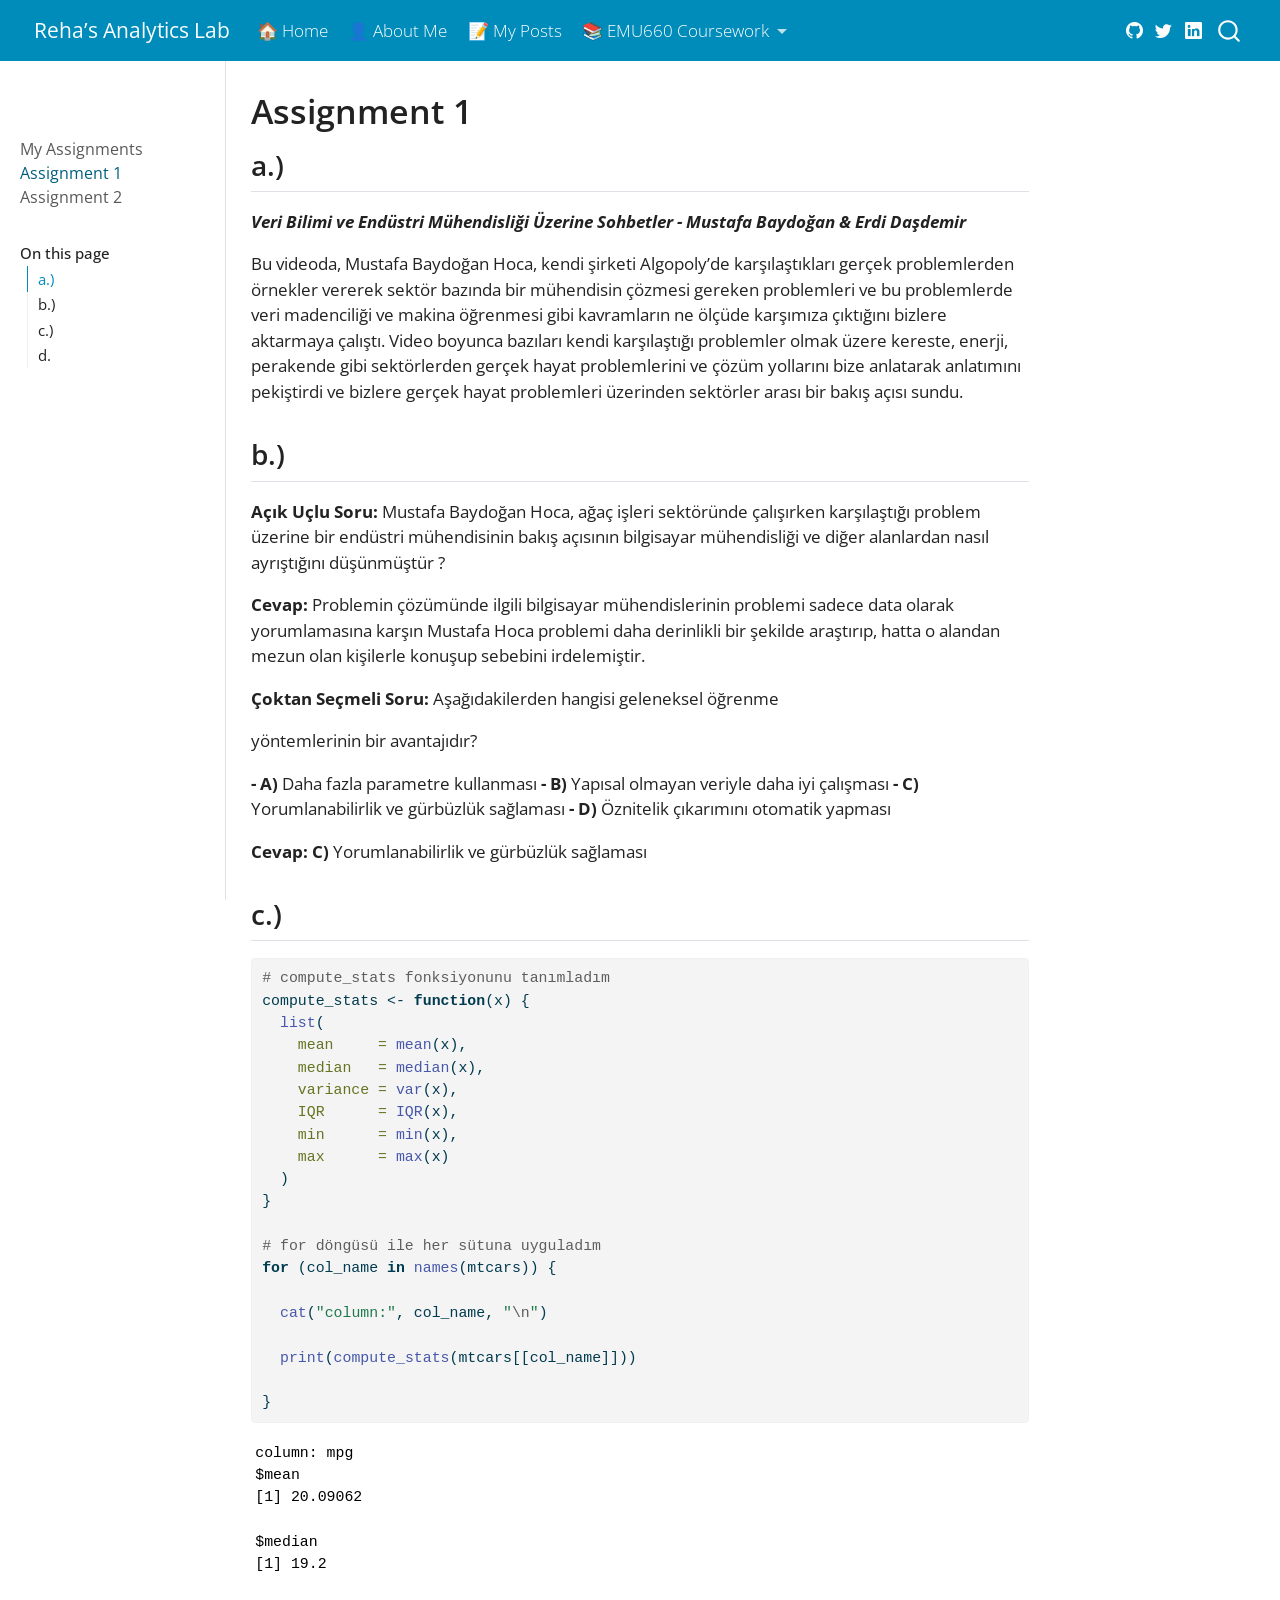
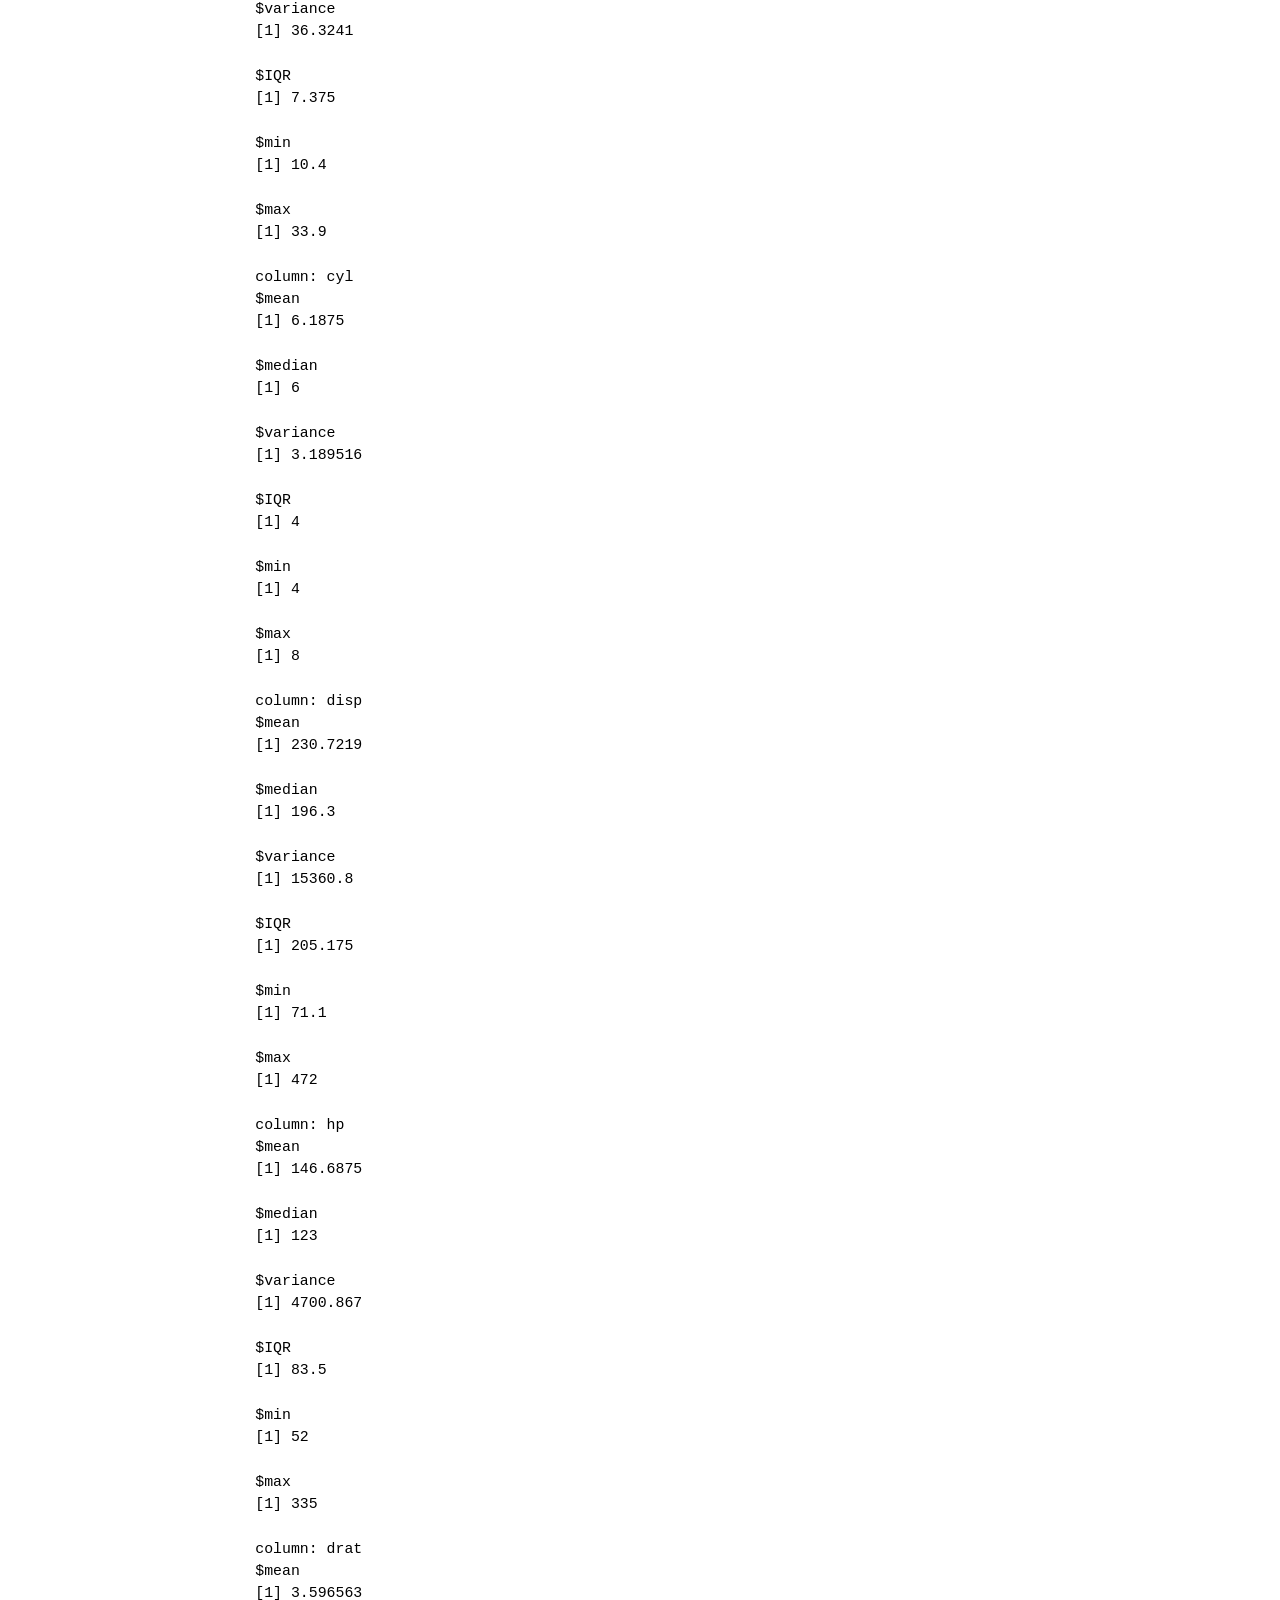
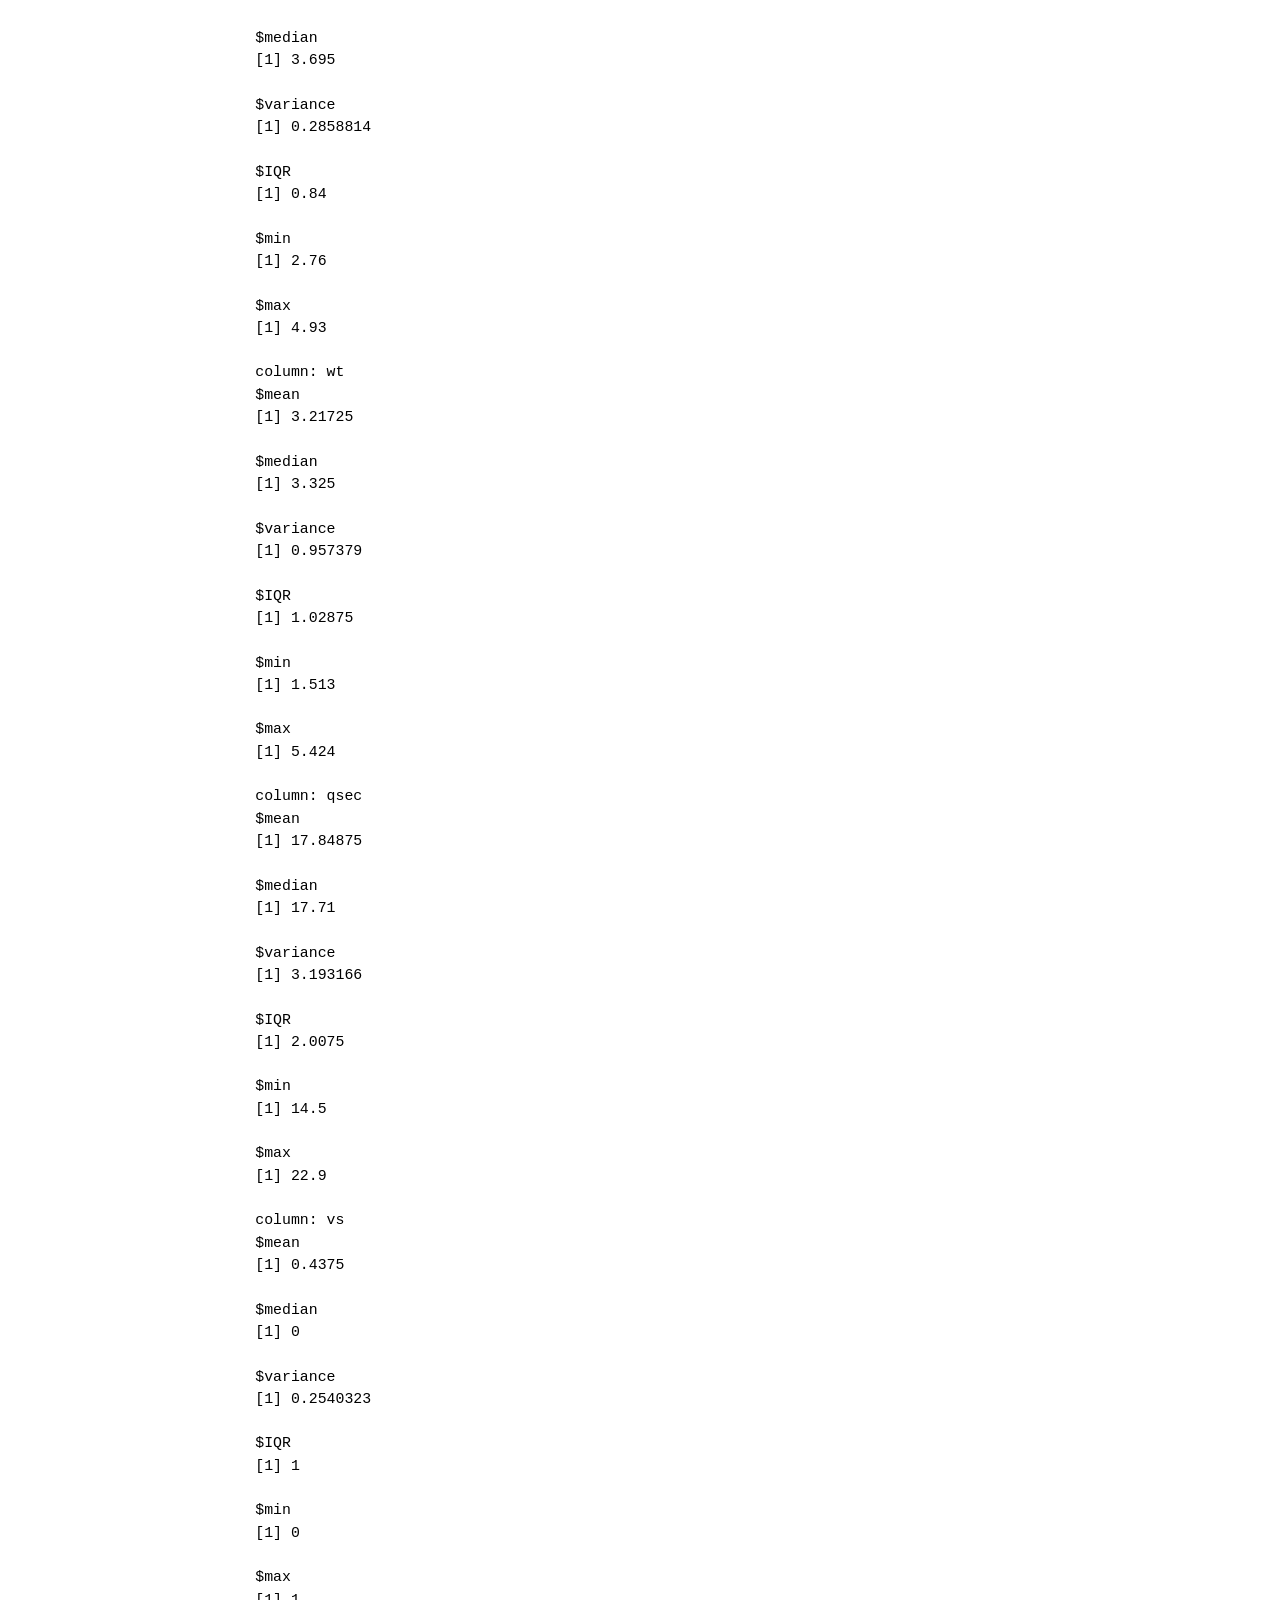
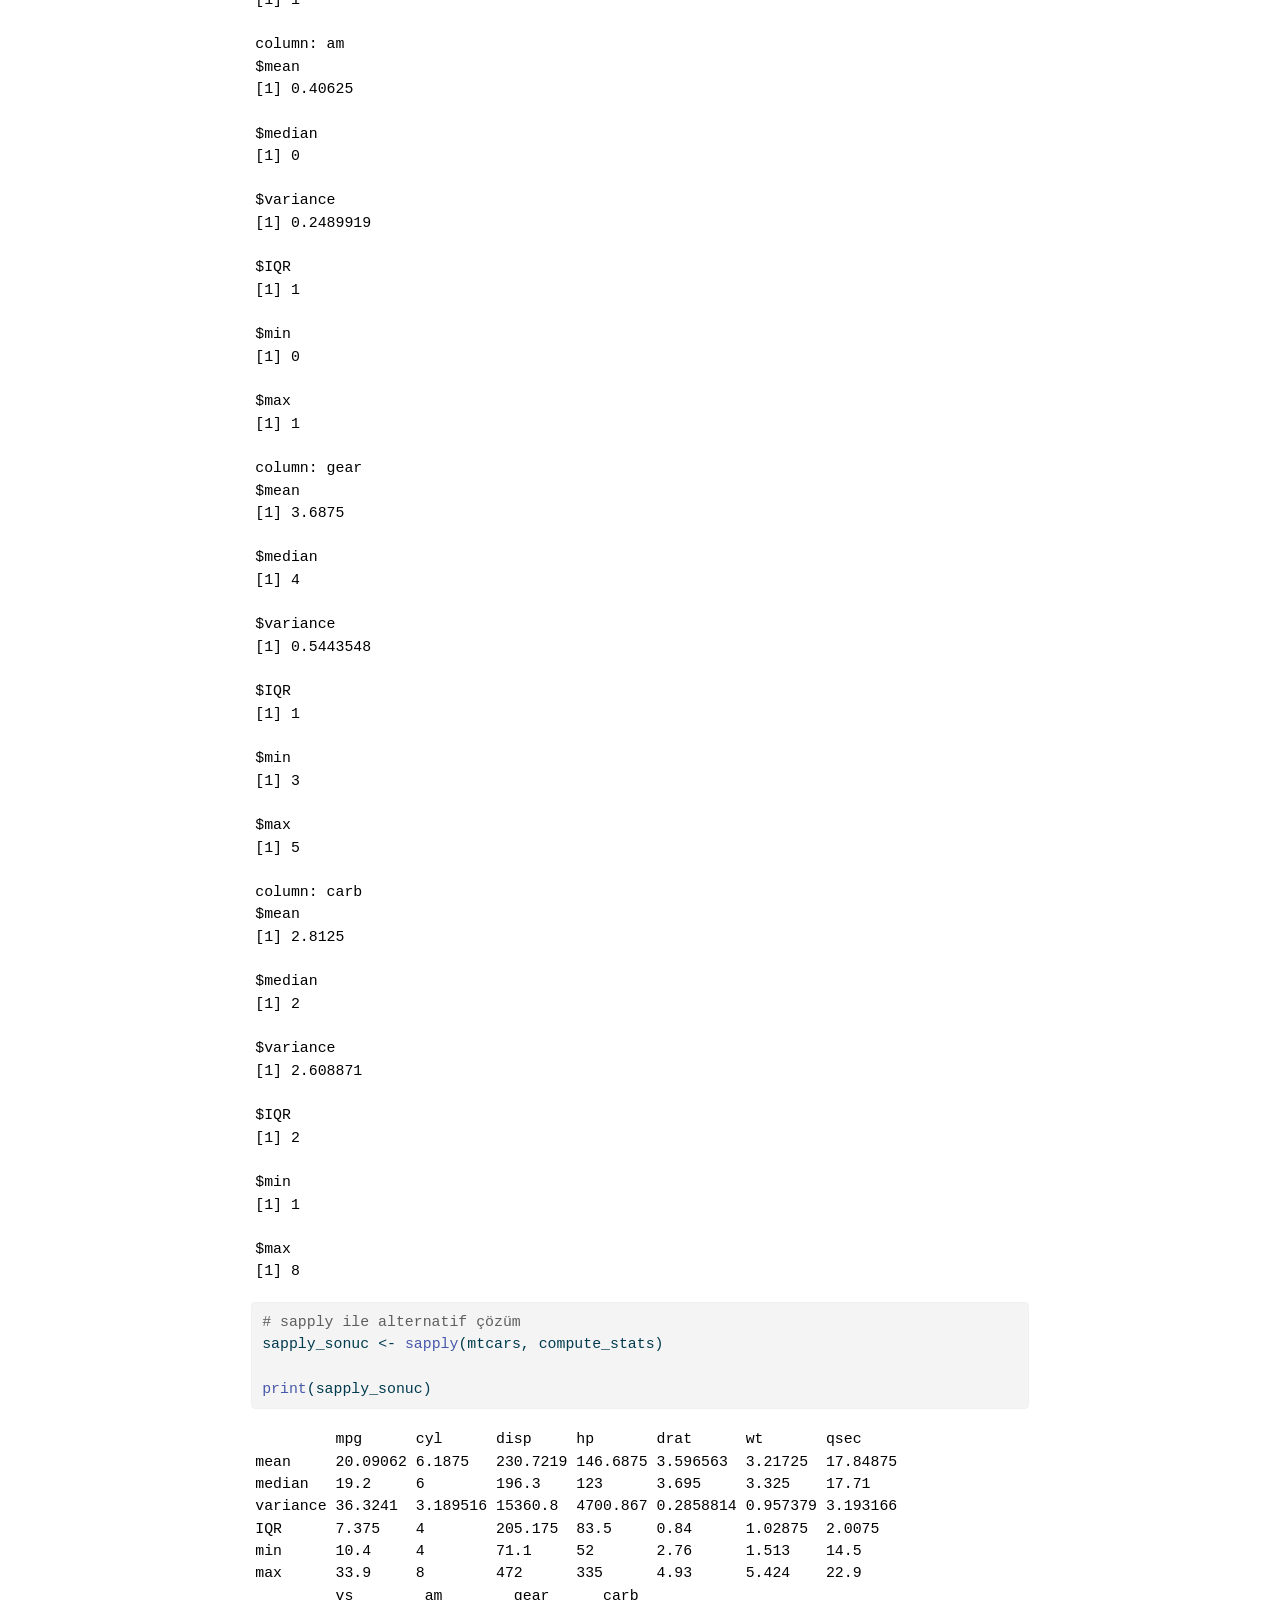
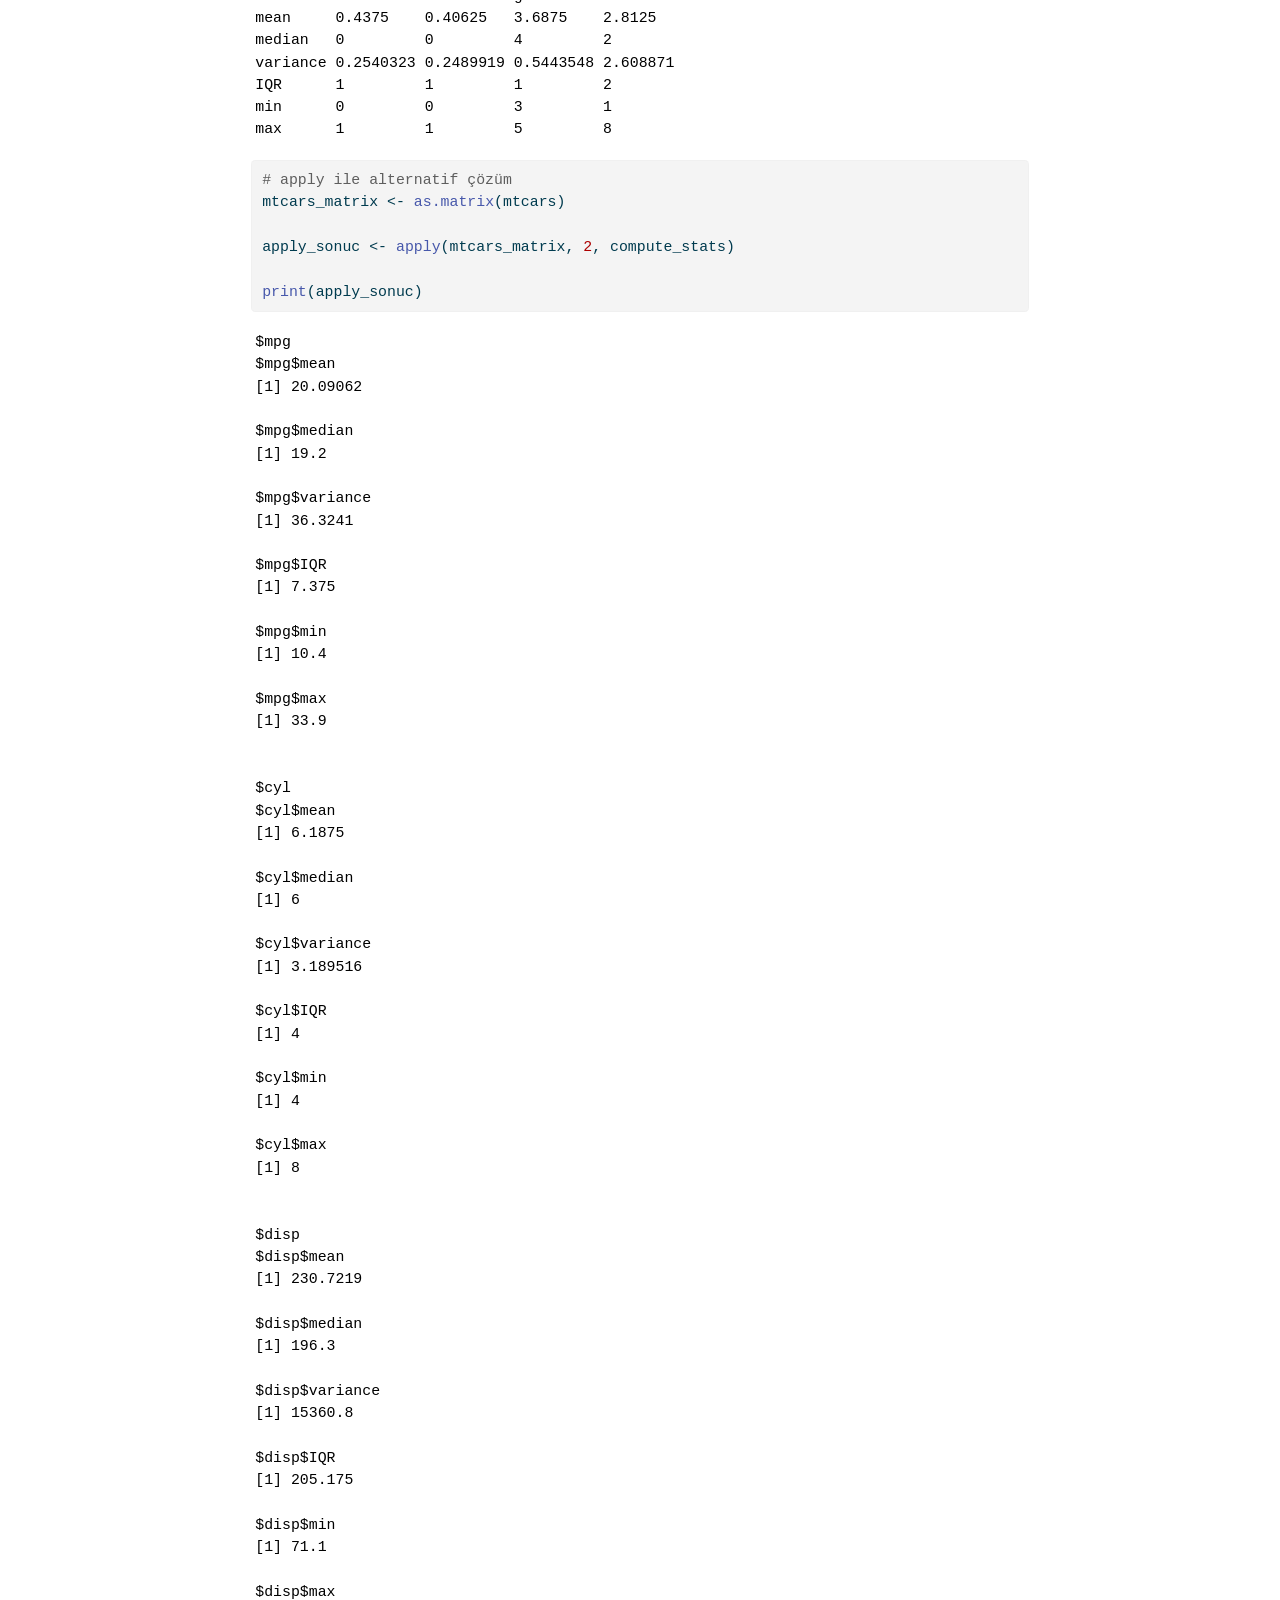
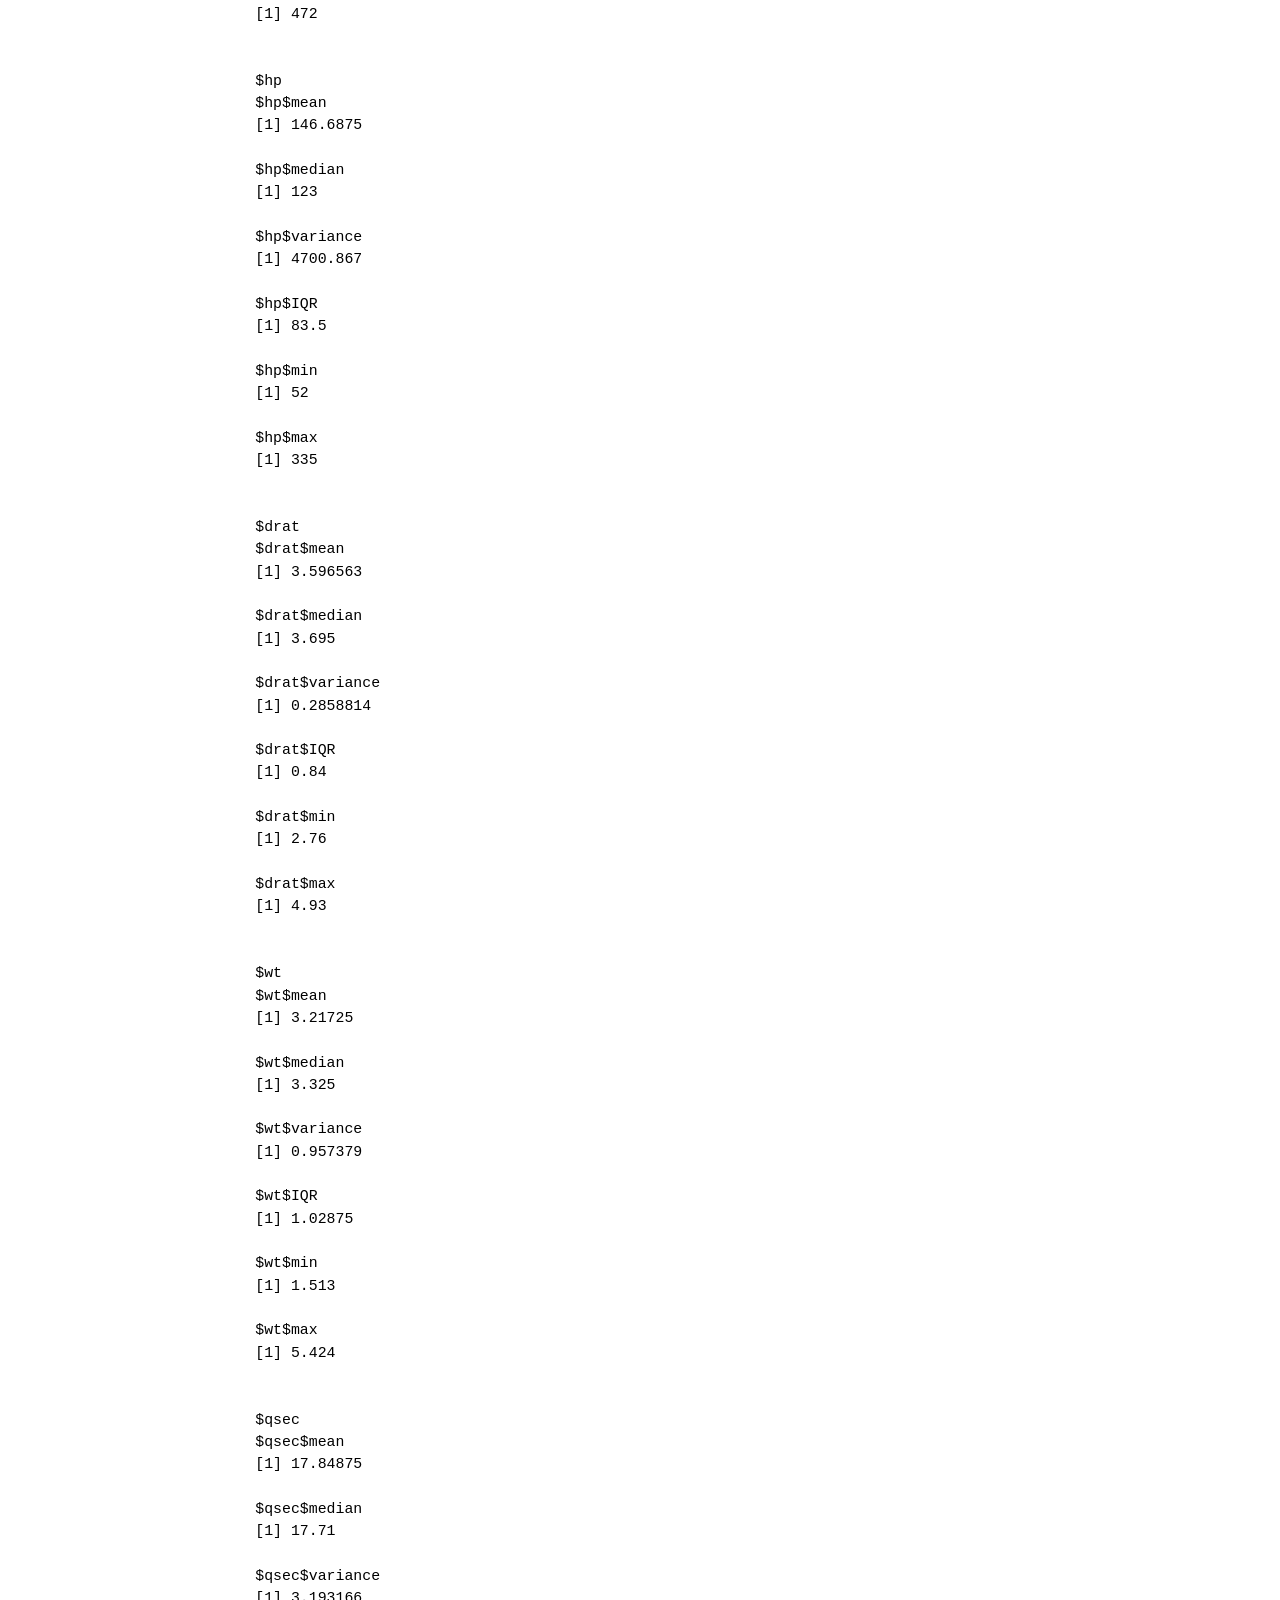
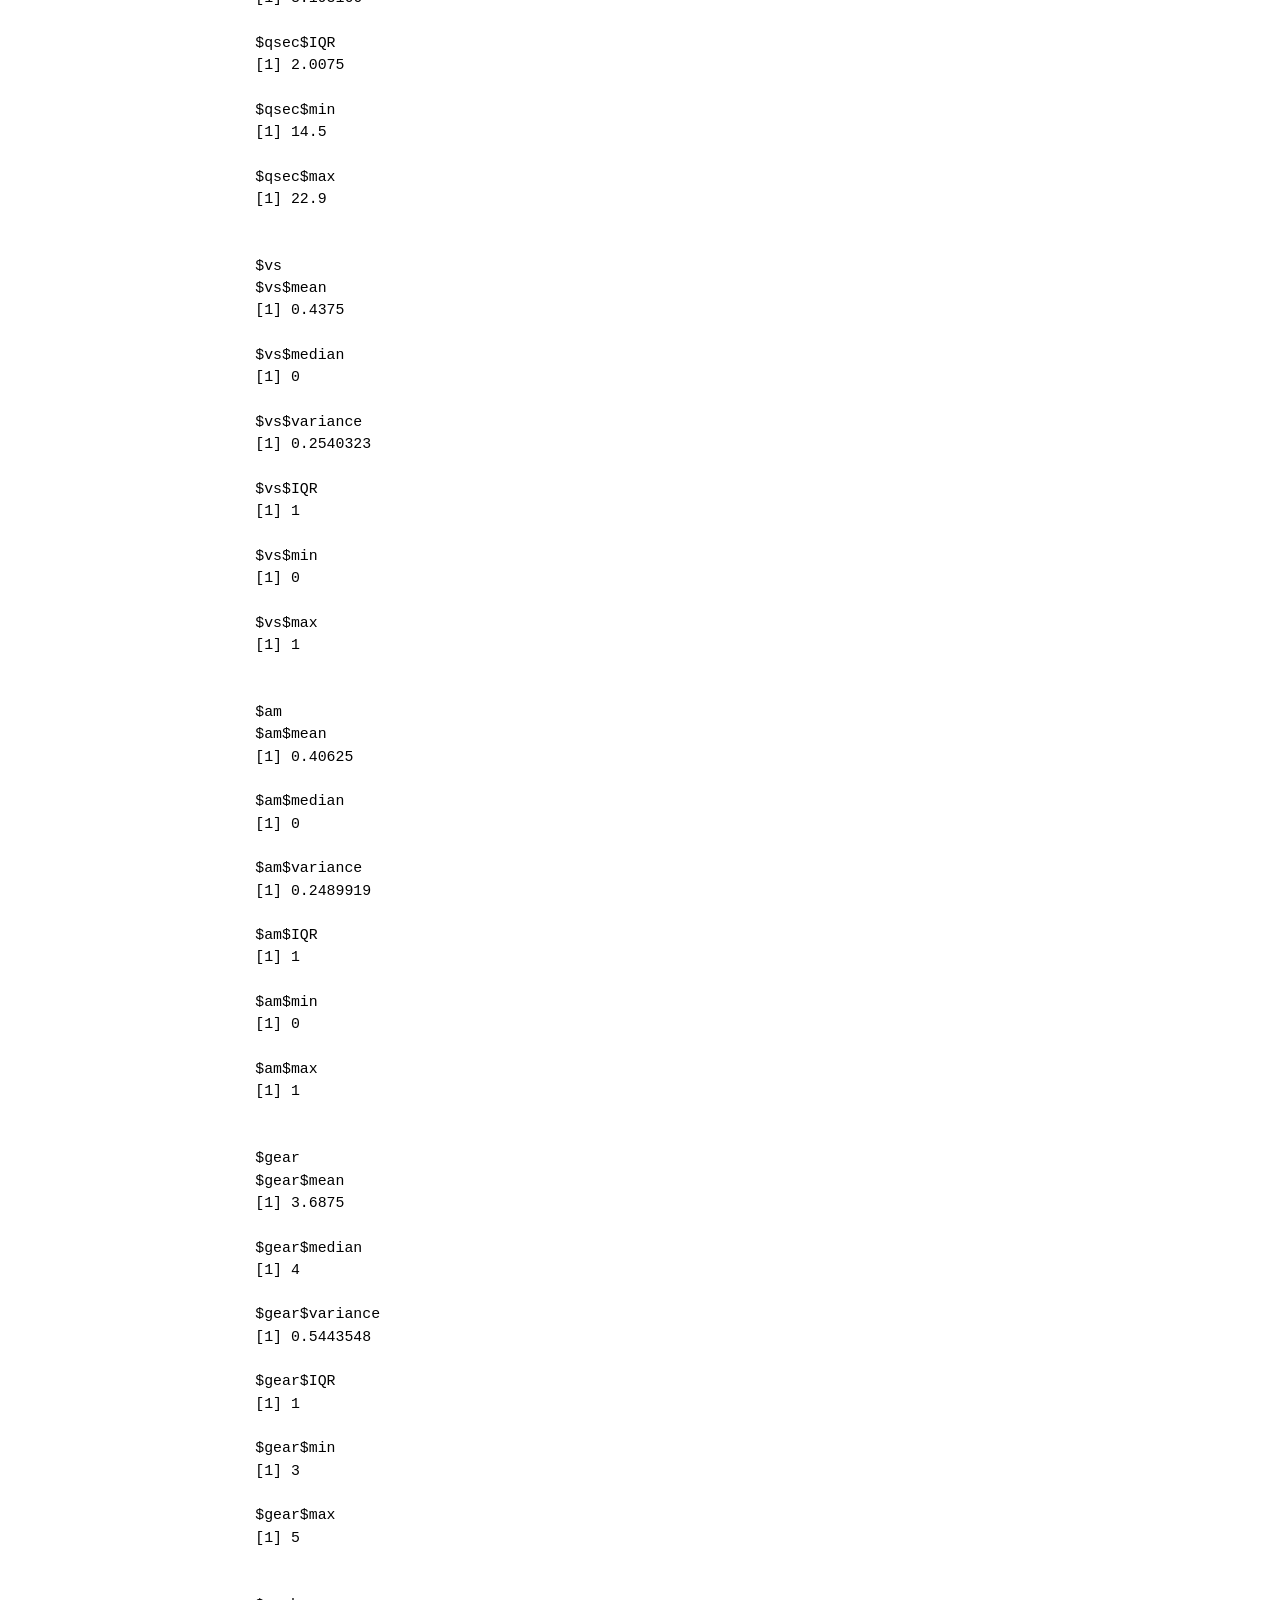
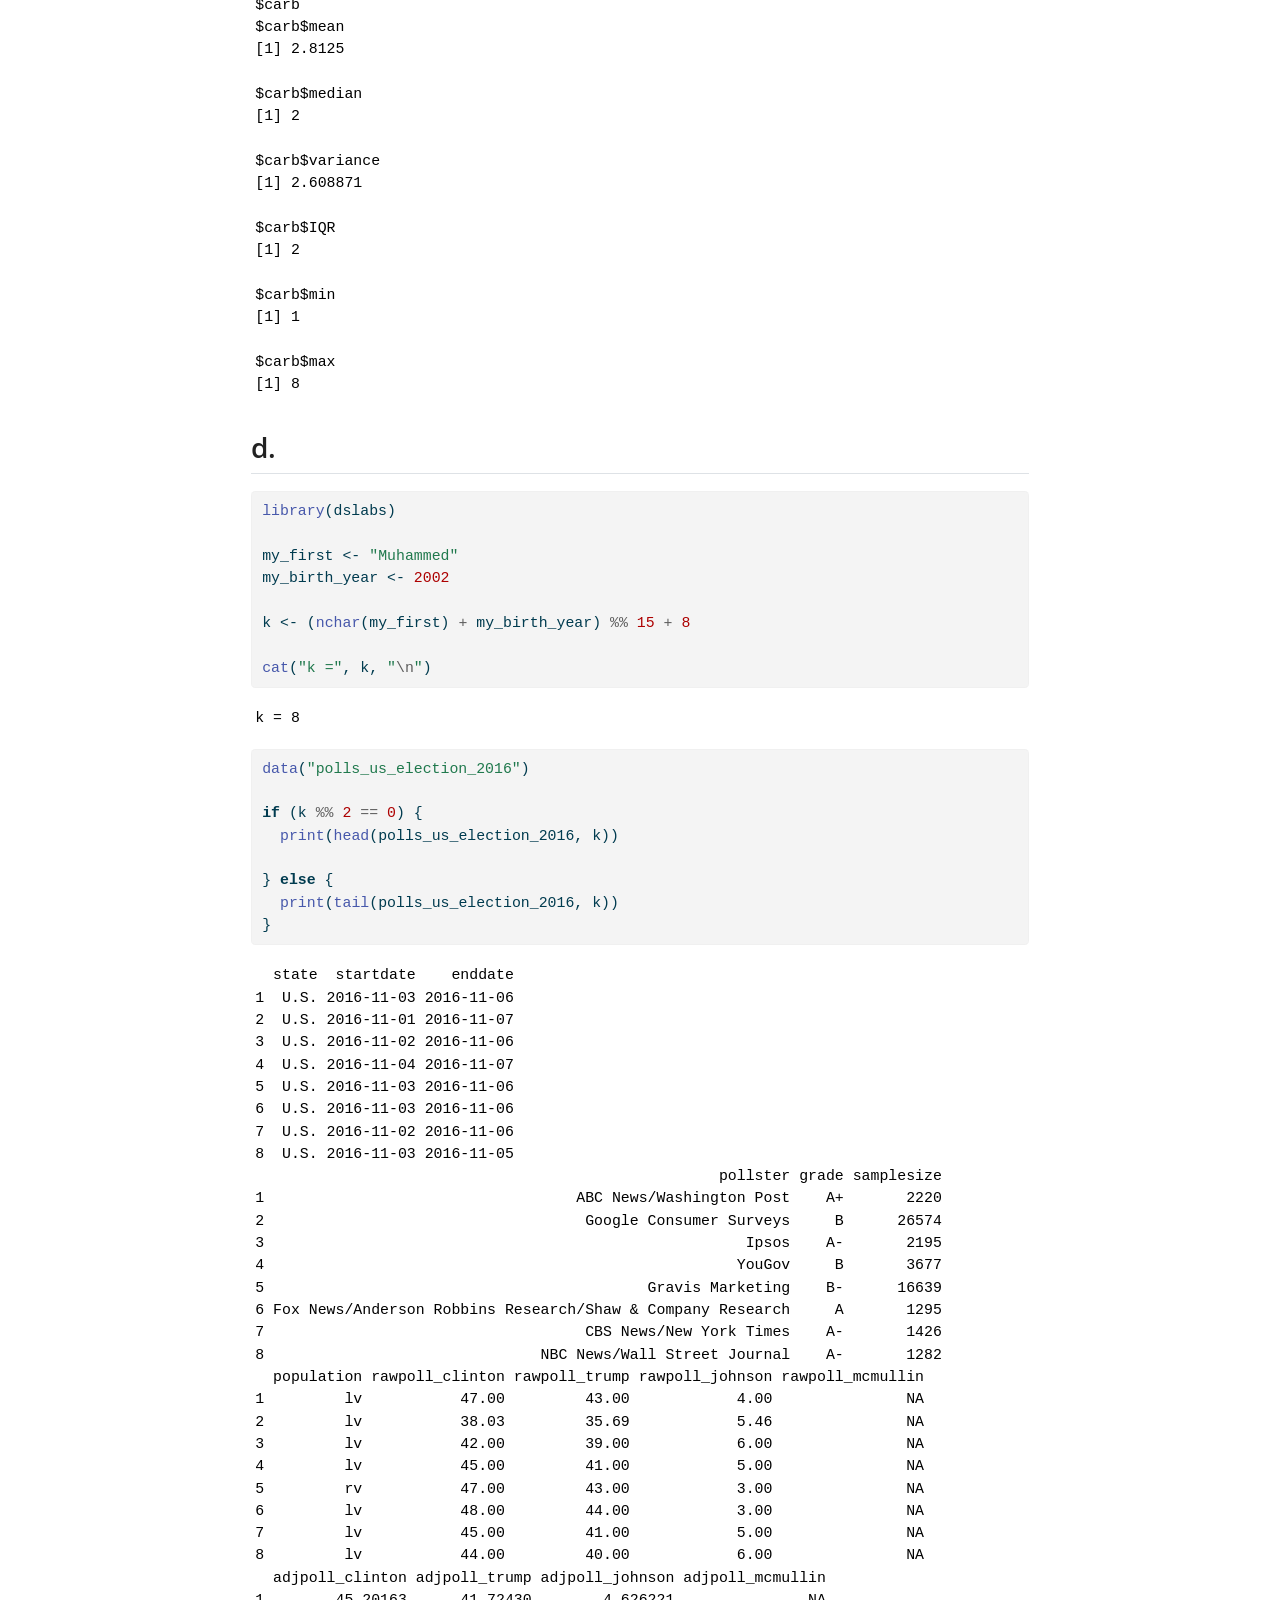
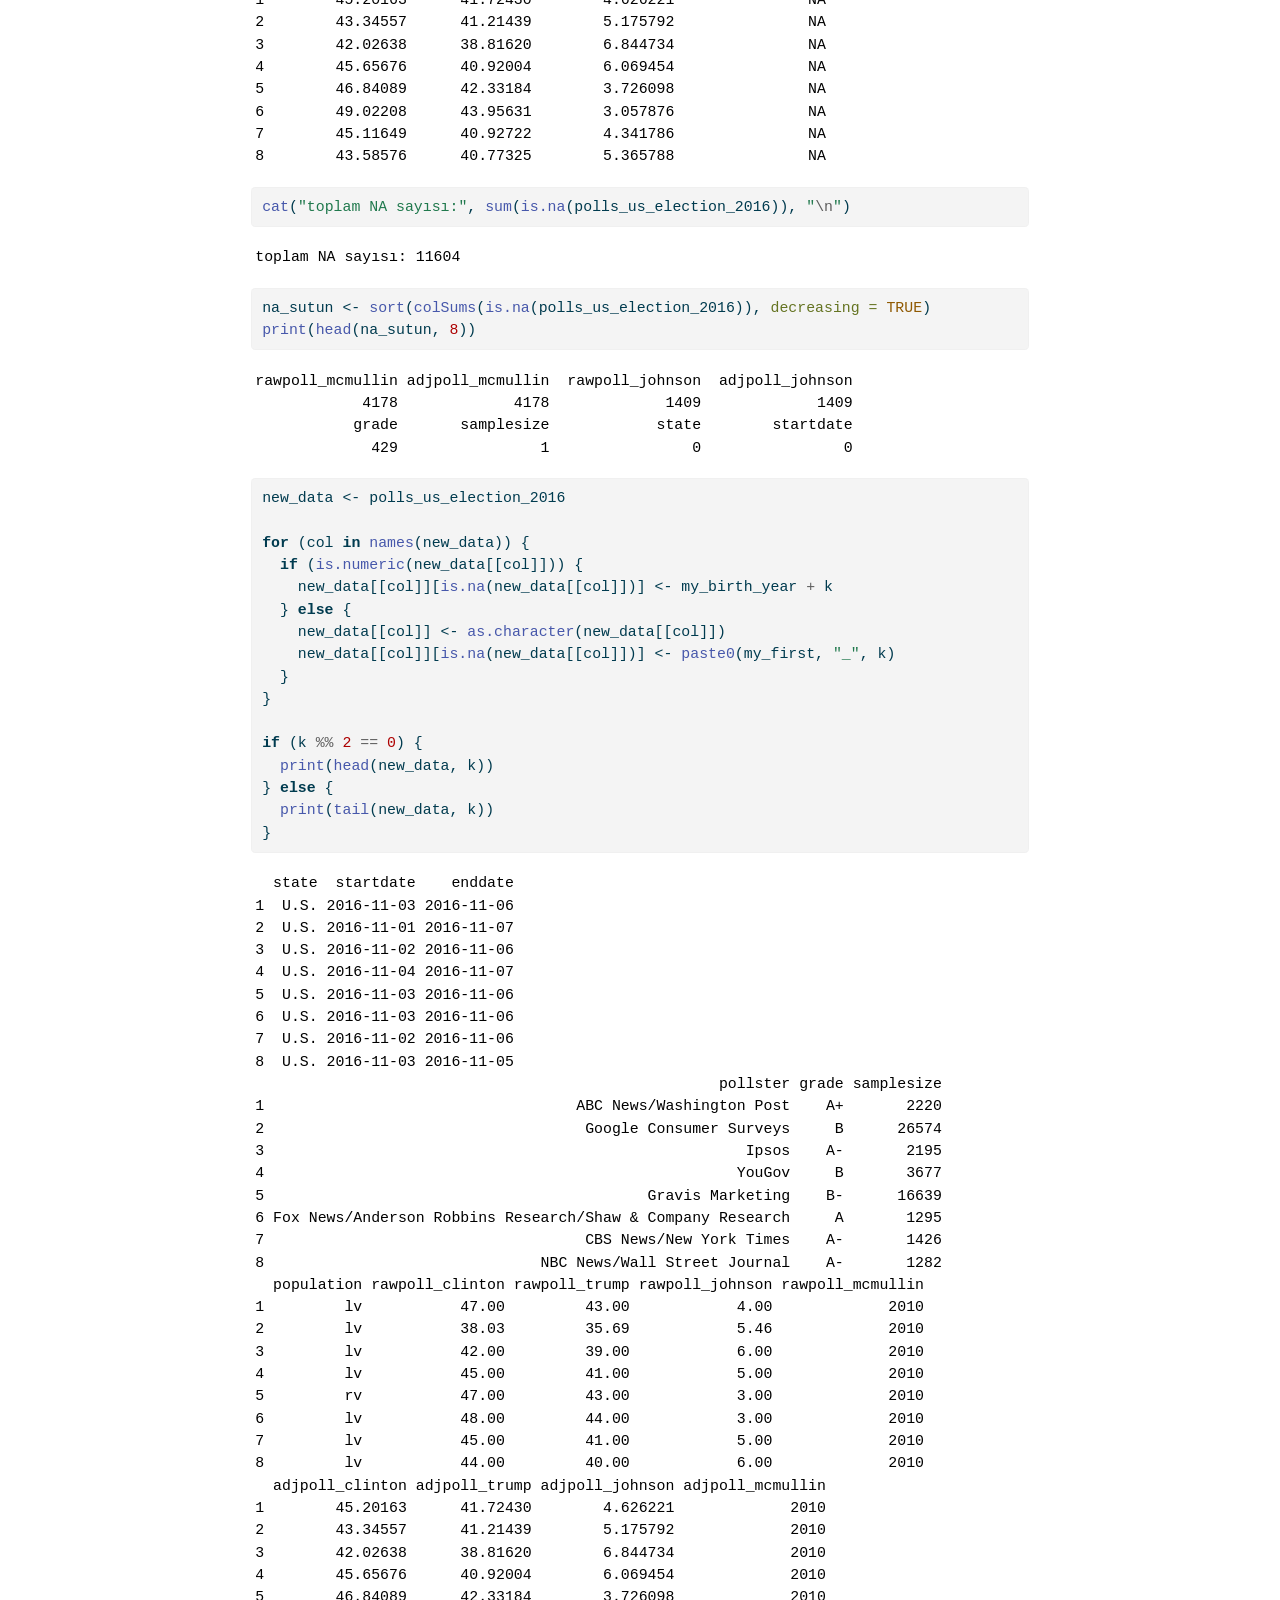
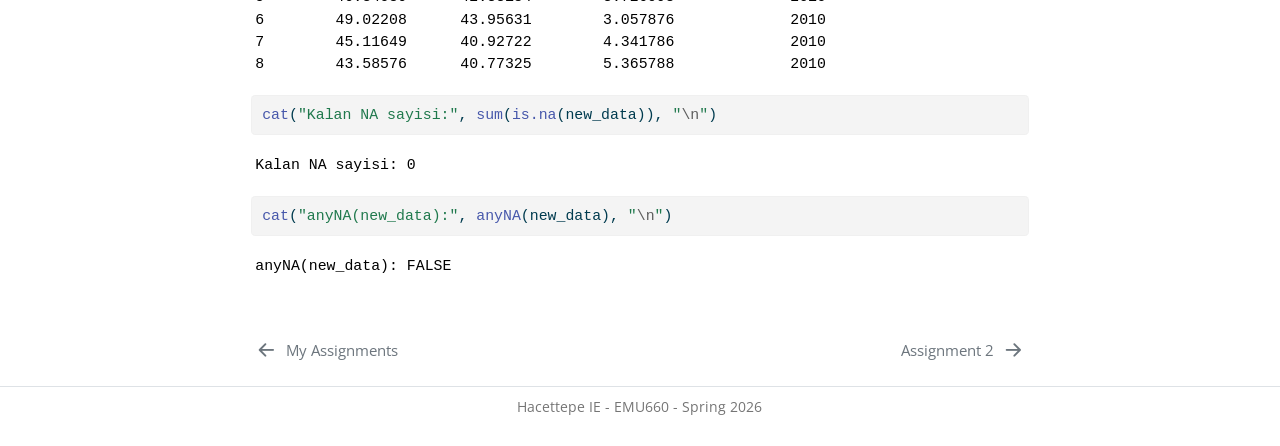
<file: docs/assignments/assignment-1.html>
<!DOCTYPE html>
<html xmlns="http://www.w3.org/1999/xhtml" lang="en" xml:lang="en"><head>

<meta charset="utf-8">
<meta name="generator" content="quarto-1.8.25">

<meta name="viewport" content="width=device-width, initial-scale=1.0, user-scalable=yes">


<title>Assignment 1 – Reha’s Analytics Lab</title>
<style>
code{white-space: pre-wrap;}
span.smallcaps{font-variant: small-caps;}
div.columns{display: flex; gap: min(4vw, 1.5em);}
div.column{flex: auto; overflow-x: auto;}
div.hanging-indent{margin-left: 1.5em; text-indent: -1.5em;}
ul.task-list{list-style: none;}
ul.task-list li input[type="checkbox"] {
  width: 0.8em;
  margin: 0 0.8em 0.2em -1em; /* quarto-specific, see https://github.com/quarto-dev/quarto-cli/issues/4556 */ 
  vertical-align: middle;
}
/* CSS for syntax highlighting */
html { -webkit-text-size-adjust: 100%; }
pre > code.sourceCode { white-space: pre; position: relative; }
pre > code.sourceCode > span { display: inline-block; line-height: 1.25; }
pre > code.sourceCode > span:empty { height: 1.2em; }
.sourceCode { overflow: visible; }
code.sourceCode > span { color: inherit; text-decoration: inherit; }
div.sourceCode { margin: 1em 0; }
pre.sourceCode { margin: 0; }
@media screen {
div.sourceCode { overflow: auto; }
}
@media print {
pre > code.sourceCode { white-space: pre-wrap; }
pre > code.sourceCode > span { text-indent: -5em; padding-left: 5em; }
}
pre.numberSource code
  { counter-reset: source-line 0; }
pre.numberSource code > span
  { position: relative; left: -4em; counter-increment: source-line; }
pre.numberSource code > span > a:first-child::before
  { content: counter(source-line);
    position: relative; left: -1em; text-align: right; vertical-align: baseline;
    border: none; display: inline-block;
    -webkit-touch-callout: none; -webkit-user-select: none;
    -khtml-user-select: none; -moz-user-select: none;
    -ms-user-select: none; user-select: none;
    padding: 0 4px; width: 4em;
  }
pre.numberSource { margin-left: 3em;  padding-left: 4px; }
div.sourceCode
  {   }
@media screen {
pre > code.sourceCode > span > a:first-child::before { text-decoration: underline; }
}
</style>


<script src="../site_libs/quarto-nav/quarto-nav.js"></script>
<script src="../site_libs/quarto-nav/headroom.min.js"></script>
<script src="../site_libs/clipboard/clipboard.min.js"></script>
<script src="../site_libs/quarto-search/autocomplete.umd.js"></script>
<script src="../site_libs/quarto-search/fuse.min.js"></script>
<script src="../site_libs/quarto-search/quarto-search.js"></script>
<meta name="quarto:offset" content="../">
<link href="../assignments/assignment-2.html" rel="next">
<link href="../assignments.html" rel="prev">
<script src="../site_libs/quarto-html/quarto.js" type="module"></script>
<script src="../site_libs/quarto-html/tabsets/tabsets.js" type="module"></script>
<script src="../site_libs/quarto-html/axe/axe-check.js" type="module"></script>
<script src="../site_libs/quarto-html/popper.min.js"></script>
<script src="../site_libs/quarto-html/tippy.umd.min.js"></script>
<script src="../site_libs/quarto-html/anchor.min.js"></script>
<link href="../site_libs/quarto-html/tippy.css" rel="stylesheet">
<link href="../site_libs/quarto-html/quarto-syntax-highlighting-7b89279ff1a6dce999919e0e67d4d9ec.css" rel="stylesheet" id="quarto-text-highlighting-styles">
<script src="../site_libs/bootstrap/bootstrap.min.js"></script>
<link href="../site_libs/bootstrap/bootstrap-icons.css" rel="stylesheet">
<link href="../site_libs/bootstrap/bootstrap-a6d2b1bd102ada0610d1b28632c433fc.min.css" rel="stylesheet" append-hash="true" id="quarto-bootstrap" data-mode="light">
<script id="quarto-search-options" type="application/json">{
  "location": "navbar",
  "copy-button": false,
  "collapse-after": 3,
  "panel-placement": "end",
  "type": "overlay",
  "limit": 50,
  "keyboard-shortcut": [
    "f",
    "/",
    "s"
  ],
  "show-item-context": false,
  "language": {
    "search-no-results-text": "No results",
    "search-matching-documents-text": "matching documents",
    "search-copy-link-title": "Copy link to search",
    "search-hide-matches-text": "Hide additional matches",
    "search-more-match-text": "more match in this document",
    "search-more-matches-text": "more matches in this document",
    "search-clear-button-title": "Clear",
    "search-text-placeholder": "",
    "search-detached-cancel-button-title": "Cancel",
    "search-submit-button-title": "Submit",
    "search-label": "Search"
  }
}</script>


<link rel="stylesheet" href="../styles.css">
</head>

<body class="nav-sidebar docked nav-fixed quarto-light">

<div id="quarto-search-results"></div>
  <header id="quarto-header" class="headroom fixed-top">
    <nav class="navbar navbar-expand-lg " data-bs-theme="dark">
      <div class="navbar-container container-fluid">
      <div class="navbar-brand-container mx-auto">
    <a href="../index.html" class="navbar-brand navbar-brand-logo">
    </a>
    <a class="navbar-brand" href="../index.html">
    <span class="navbar-title">Reha’s Analytics Lab</span>
    </a>
  </div>
            <div id="quarto-search" class="" title="Search"></div>
          <button class="navbar-toggler" type="button" data-bs-toggle="collapse" data-bs-target="#navbarCollapse" aria-controls="navbarCollapse" role="menu" aria-expanded="false" aria-label="Toggle navigation" onclick="if (window.quartoToggleHeadroom) { window.quartoToggleHeadroom(); }">
  <span class="navbar-toggler-icon"></span>
</button>
          <div class="collapse navbar-collapse" id="navbarCollapse">
            <ul class="navbar-nav navbar-nav-scroll me-auto">
  <li class="nav-item">
    <a class="nav-link active" href="../index.html" aria-current="page"> 
<span class="menu-text">🏠 Home</span></a>
  </li>  
  <li class="nav-item">
    <a class="nav-link" href="../about.html"> 
<span class="menu-text">👤 About Me</span></a>
  </li>  
  <li class="nav-item">
    <a class="nav-link" href="../posts.html"> 
<span class="menu-text">📝 My Posts</span></a>
  </li>  
  <li class="nav-item dropdown ">
    <a class="nav-link dropdown-toggle" href="#" id="nav-menu-emu660-coursework" role="link" data-bs-toggle="dropdown" aria-expanded="false">
 <span class="menu-text">📚 EMU660 Coursework</span>
    </a>
    <ul class="dropdown-menu" aria-labelledby="nav-menu-emu660-coursework">    
        <li>
    <a class="dropdown-item" href="../assignments.html">
 <span class="dropdown-text">📋 Assignments</span></a>
  </li>  
        <li>
    <a class="dropdown-item" href="../project.html">
 <span class="dropdown-text">📊 Project</span></a>
  </li>  
    </ul>
  </li>
</ul>
          </div> <!-- /navcollapse -->
            <div class="quarto-navbar-tools tools-wide">
    <a href="https://github.com" title="" class="quarto-navigation-tool px-1" aria-label=""><i class="bi bi-github"></i></a>
    <a href="https://twitter.com" title="" class="quarto-navigation-tool px-1" aria-label=""><i class="bi bi-twitter"></i></a>
    <a href="https://linkedin.com" title="" class="quarto-navigation-tool px-1" aria-label=""><i class="bi bi-linkedin"></i></a>
</div>
      </div> <!-- /container-fluid -->
    </nav>
  <nav class="quarto-secondary-nav">
    <div class="container-fluid d-flex">
      <button type="button" class="quarto-btn-toggle btn" data-bs-toggle="collapse" role="button" data-bs-target=".quarto-sidebar-collapse-item" aria-controls="quarto-sidebar" aria-expanded="false" aria-label="Toggle sidebar navigation" onclick="if (window.quartoToggleHeadroom) { window.quartoToggleHeadroom(); }">
        <i class="bi bi-layout-text-sidebar-reverse"></i>
      </button>
        <nav class="quarto-page-breadcrumbs" aria-label="breadcrumb"><ol class="breadcrumb"><li class="breadcrumb-item"><a href="../assignments/assignment-1.html">Assignment 1</a></li></ol></nav>
        <a class="flex-grow-1" role="navigation" data-bs-toggle="collapse" data-bs-target=".quarto-sidebar-collapse-item" aria-controls="quarto-sidebar" aria-expanded="false" aria-label="Toggle sidebar navigation" onclick="if (window.quartoToggleHeadroom) { window.quartoToggleHeadroom(); }">      
        </a>
      <button type="button" class="btn quarto-search-button" aria-label="Search" onclick="window.quartoOpenSearch();">
        <i class="bi bi-search"></i>
      </button>
    </div>
  </nav>
</header>
<!-- content -->
<div id="quarto-content" class="quarto-container page-columns page-rows-contents page-layout-article page-navbar">
<!-- sidebar -->
  <nav id="quarto-sidebar" class="sidebar collapse collapse-horizontal quarto-sidebar-collapse-item sidebar-navigation docked overflow-auto">
    <div class="pt-lg-2 mt-2 text-left sidebar-header sidebar-header-stacked">
      <a href="../index.html" class="sidebar-logo-link">
      </a>
      </div>
        <div class="mt-2 flex-shrink-0 align-items-center">
        <div class="sidebar-search">
        <div id="quarto-search" class="" title="Search"></div>
        </div>
        </div>
    <div class="sidebar-menu-container"> 
    <ul class="list-unstyled mt-1">
        <li class="sidebar-item">
  <div class="sidebar-item-container"> 
  <a href="../assignments.html" class="sidebar-item-text sidebar-link">
 <span class="menu-text">My Assignments</span></a>
  </div>
</li>
        <li class="sidebar-item">
  <div class="sidebar-item-container"> 
  <a href="../assignments/assignment-1.html" class="sidebar-item-text sidebar-link active">
 <span class="menu-text">Assignment 1</span></a>
  </div>
</li>
        <li class="sidebar-item">
  <div class="sidebar-item-container"> 
  <a href="../assignments/assignment-2.html" class="sidebar-item-text sidebar-link">
 <span class="menu-text">Assignment 2</span></a>
  </div>
</li>
    </ul>
    </div>
    <nav id="TOC" role="doc-toc" class="toc-active">
    <h2 id="toc-title">On this page</h2>
   
  <ul>
  <li><a href="#a." id="toc-a." class="nav-link active" data-scroll-target="#a.">a.)</a></li>
  <li><a href="#b." id="toc-b." class="nav-link" data-scroll-target="#b.">b.)</a></li>
  <li><a href="#c." id="toc-c." class="nav-link" data-scroll-target="#c.">c.)</a></li>
  <li><a href="#d." id="toc-d." class="nav-link" data-scroll-target="#d.">d.</a></li>
  </ul>
</nav>
</nav>
<div id="quarto-sidebar-glass" class="quarto-sidebar-collapse-item" data-bs-toggle="collapse" data-bs-target=".quarto-sidebar-collapse-item"></div>
<!-- margin-sidebar -->
    <div id="quarto-margin-sidebar" class="sidebar margin-sidebar zindex-bottom">
    </div>
<!-- main -->
<main class="content" id="quarto-document-content">

<header id="title-block-header" class="quarto-title-block default">
<div class="quarto-title">
<h1 class="title">Assignment 1</h1>
</div>



<div class="quarto-title-meta">

    
  
    
  </div>
  


</header>


<section id="a." class="level2">
<h2 class="anchored" data-anchor-id="a.">a.)</h2>
<p><strong><em>Veri Bilimi ve Endüstri Mühendisliği Üzerine Sohbetler - Mustafa Baydoğan &amp; Erdi Daşdemir</em></strong></p>
<p>Bu videoda, Mustafa Baydoğan Hoca, kendi şirketi Algopoly’de karşılaştıkları gerçek problemlerden örnekler vererek sektör bazında bir mühendisin çözmesi gereken problemleri ve bu problemlerde veri madenciliği ve makina öğrenmesi gibi kavramların ne ölçüde karşımıza çıktığını bizlere aktarmaya çalıştı. Video boyunca bazıları kendi karşılaştığı problemler olmak üzere kereste, enerji, perakende gibi sektörlerden gerçek hayat problemlerini ve çözüm yollarını bize anlatarak anlatımını pekiştirdi ve bizlere gerçek hayat problemleri üzerinden sektörler arası bir bakış açısı sundu.</p>
</section>
<section id="b." class="level2">
<h2 class="anchored" data-anchor-id="b.">b.)</h2>
<p><strong>Açık Uçlu Soru:</strong> Mustafa Baydoğan Hoca, ağaç işleri sektöründe çalışırken karşılaştığı problem üzerine bir endüstri mühendisinin bakış açısının bilgisayar mühendisliği ve diğer alanlardan nasıl ayrıştığını düşünmüştür ?</p>
<p><strong>Cevap:</strong> Problemin çözümünde ilgili bilgisayar mühendislerinin problemi sadece data olarak yorumlamasına karşın Mustafa Hoca problemi daha derinlikli bir şekilde araştırıp, hatta o alandan mezun olan kişilerle konuşup sebebini irdelemiştir.</p>
<p><strong>Çoktan Seçmeli Soru:</strong> Aşağıdakilerden hangisi geleneksel öğrenme</p>
<p>yöntemlerinin bir avantajıdır?</p>
<p><strong>- A)</strong> Daha fazla parametre kullanması <strong>- B)</strong> Yapısal olmayan veriyle daha iyi çalışması <strong>- C)</strong> Yorumlanabilirlik ve gürbüzlük sağlaması <strong>- D)</strong> Öznitelik çıkarımını otomatik yapması</p>
<p><strong>Cevap:</strong> <strong>C)</strong> Yorumlanabilirlik ve gürbüzlük sağlaması</p>
</section>
<section id="c." class="level2">
<h2 class="anchored" data-anchor-id="c.">c.)</h2>
<div class="cell">
<div class="code-copy-outer-scaffold"><div class="sourceCode cell-code" id="cb1"><pre class="sourceCode r code-with-copy"><code class="sourceCode r"><span id="cb1-1"><a href="#cb1-1" aria-hidden="true" tabindex="-1"></a><span class="co"># compute_stats fonksiyonunu tanımladım</span></span>
<span id="cb1-2"><a href="#cb1-2" aria-hidden="true" tabindex="-1"></a>compute_stats <span class="ot">&lt;-</span> <span class="cf">function</span>(x) {</span>
<span id="cb1-3"><a href="#cb1-3" aria-hidden="true" tabindex="-1"></a>  <span class="fu">list</span>(</span>
<span id="cb1-4"><a href="#cb1-4" aria-hidden="true" tabindex="-1"></a>    <span class="at">mean     =</span> <span class="fu">mean</span>(x),</span>
<span id="cb1-5"><a href="#cb1-5" aria-hidden="true" tabindex="-1"></a>    <span class="at">median   =</span> <span class="fu">median</span>(x),</span>
<span id="cb1-6"><a href="#cb1-6" aria-hidden="true" tabindex="-1"></a>    <span class="at">variance =</span> <span class="fu">var</span>(x),</span>
<span id="cb1-7"><a href="#cb1-7" aria-hidden="true" tabindex="-1"></a>    <span class="at">IQR      =</span> <span class="fu">IQR</span>(x),</span>
<span id="cb1-8"><a href="#cb1-8" aria-hidden="true" tabindex="-1"></a>    <span class="at">min      =</span> <span class="fu">min</span>(x),</span>
<span id="cb1-9"><a href="#cb1-9" aria-hidden="true" tabindex="-1"></a>    <span class="at">max      =</span> <span class="fu">max</span>(x)</span>
<span id="cb1-10"><a href="#cb1-10" aria-hidden="true" tabindex="-1"></a>  )</span>
<span id="cb1-11"><a href="#cb1-11" aria-hidden="true" tabindex="-1"></a>}</span>
<span id="cb1-12"><a href="#cb1-12" aria-hidden="true" tabindex="-1"></a></span>
<span id="cb1-13"><a href="#cb1-13" aria-hidden="true" tabindex="-1"></a><span class="co"># for döngüsü ile her sütuna uyguladım</span></span>
<span id="cb1-14"><a href="#cb1-14" aria-hidden="true" tabindex="-1"></a><span class="cf">for</span> (col_name <span class="cf">in</span> <span class="fu">names</span>(mtcars)) {</span>
<span id="cb1-15"><a href="#cb1-15" aria-hidden="true" tabindex="-1"></a>  </span>
<span id="cb1-16"><a href="#cb1-16" aria-hidden="true" tabindex="-1"></a>  <span class="fu">cat</span>(<span class="st">"column:"</span>, col_name, <span class="st">"</span><span class="sc">\n</span><span class="st">"</span>)</span>
<span id="cb1-17"><a href="#cb1-17" aria-hidden="true" tabindex="-1"></a>  </span>
<span id="cb1-18"><a href="#cb1-18" aria-hidden="true" tabindex="-1"></a>  <span class="fu">print</span>(<span class="fu">compute_stats</span>(mtcars[[col_name]]))</span>
<span id="cb1-19"><a href="#cb1-19" aria-hidden="true" tabindex="-1"></a>  </span>
<span id="cb1-20"><a href="#cb1-20" aria-hidden="true" tabindex="-1"></a>}</span></code></pre></div><button title="Copy to Clipboard" class="code-copy-button"><i class="bi"></i></button></div>
<div class="cell-output cell-output-stdout">
<pre><code>column: mpg 
$mean
[1] 20.09062

$median
[1] 19.2

$variance
[1] 36.3241

$IQR
[1] 7.375

$min
[1] 10.4

$max
[1] 33.9

column: cyl 
$mean
[1] 6.1875

$median
[1] 6

$variance
[1] 3.189516

$IQR
[1] 4

$min
[1] 4

$max
[1] 8

column: disp 
$mean
[1] 230.7219

$median
[1] 196.3

$variance
[1] 15360.8

$IQR
[1] 205.175

$min
[1] 71.1

$max
[1] 472

column: hp 
$mean
[1] 146.6875

$median
[1] 123

$variance
[1] 4700.867

$IQR
[1] 83.5

$min
[1] 52

$max
[1] 335

column: drat 
$mean
[1] 3.596563

$median
[1] 3.695

$variance
[1] 0.2858814

$IQR
[1] 0.84

$min
[1] 2.76

$max
[1] 4.93

column: wt 
$mean
[1] 3.21725

$median
[1] 3.325

$variance
[1] 0.957379

$IQR
[1] 1.02875

$min
[1] 1.513

$max
[1] 5.424

column: qsec 
$mean
[1] 17.84875

$median
[1] 17.71

$variance
[1] 3.193166

$IQR
[1] 2.0075

$min
[1] 14.5

$max
[1] 22.9

column: vs 
$mean
[1] 0.4375

$median
[1] 0

$variance
[1] 0.2540323

$IQR
[1] 1

$min
[1] 0

$max
[1] 1

column: am 
$mean
[1] 0.40625

$median
[1] 0

$variance
[1] 0.2489919

$IQR
[1] 1

$min
[1] 0

$max
[1] 1

column: gear 
$mean
[1] 3.6875

$median
[1] 4

$variance
[1] 0.5443548

$IQR
[1] 1

$min
[1] 3

$max
[1] 5

column: carb 
$mean
[1] 2.8125

$median
[1] 2

$variance
[1] 2.608871

$IQR
[1] 2

$min
[1] 1

$max
[1] 8</code></pre>
</div>
</div>
<div class="cell">
<div class="code-copy-outer-scaffold"><div class="sourceCode cell-code" id="cb3"><pre class="sourceCode r code-with-copy"><code class="sourceCode r"><span id="cb3-1"><a href="#cb3-1" aria-hidden="true" tabindex="-1"></a><span class="co"># sapply ile alternatif çözüm</span></span>
<span id="cb3-2"><a href="#cb3-2" aria-hidden="true" tabindex="-1"></a>sapply_sonuc <span class="ot">&lt;-</span> <span class="fu">sapply</span>(mtcars, compute_stats)</span>
<span id="cb3-3"><a href="#cb3-3" aria-hidden="true" tabindex="-1"></a></span>
<span id="cb3-4"><a href="#cb3-4" aria-hidden="true" tabindex="-1"></a><span class="fu">print</span>(sapply_sonuc)</span></code></pre></div><button title="Copy to Clipboard" class="code-copy-button"><i class="bi"></i></button></div>
<div class="cell-output cell-output-stdout">
<pre><code>         mpg      cyl      disp     hp       drat      wt       qsec    
mean     20.09062 6.1875   230.7219 146.6875 3.596563  3.21725  17.84875
median   19.2     6        196.3    123      3.695     3.325    17.71   
variance 36.3241  3.189516 15360.8  4700.867 0.2858814 0.957379 3.193166
IQR      7.375    4        205.175  83.5     0.84      1.02875  2.0075  
min      10.4     4        71.1     52       2.76      1.513    14.5    
max      33.9     8        472      335      4.93      5.424    22.9    
         vs        am        gear      carb    
mean     0.4375    0.40625   3.6875    2.8125  
median   0         0         4         2       
variance 0.2540323 0.2489919 0.5443548 2.608871
IQR      1         1         1         2       
min      0         0         3         1       
max      1         1         5         8       </code></pre>
</div>
<div class="code-copy-outer-scaffold"><div class="sourceCode cell-code" id="cb5"><pre class="sourceCode r code-with-copy"><code class="sourceCode r"><span id="cb5-1"><a href="#cb5-1" aria-hidden="true" tabindex="-1"></a><span class="co"># apply ile alternatif çözüm</span></span>
<span id="cb5-2"><a href="#cb5-2" aria-hidden="true" tabindex="-1"></a>mtcars_matrix <span class="ot">&lt;-</span> <span class="fu">as.matrix</span>(mtcars)</span>
<span id="cb5-3"><a href="#cb5-3" aria-hidden="true" tabindex="-1"></a></span>
<span id="cb5-4"><a href="#cb5-4" aria-hidden="true" tabindex="-1"></a>apply_sonuc <span class="ot">&lt;-</span> <span class="fu">apply</span>(mtcars_matrix, <span class="dv">2</span>, compute_stats)</span>
<span id="cb5-5"><a href="#cb5-5" aria-hidden="true" tabindex="-1"></a></span>
<span id="cb5-6"><a href="#cb5-6" aria-hidden="true" tabindex="-1"></a><span class="fu">print</span>(apply_sonuc)</span></code></pre></div><button title="Copy to Clipboard" class="code-copy-button"><i class="bi"></i></button></div>
<div class="cell-output cell-output-stdout">
<pre><code>$mpg
$mpg$mean
[1] 20.09062

$mpg$median
[1] 19.2

$mpg$variance
[1] 36.3241

$mpg$IQR
[1] 7.375

$mpg$min
[1] 10.4

$mpg$max
[1] 33.9


$cyl
$cyl$mean
[1] 6.1875

$cyl$median
[1] 6

$cyl$variance
[1] 3.189516

$cyl$IQR
[1] 4

$cyl$min
[1] 4

$cyl$max
[1] 8


$disp
$disp$mean
[1] 230.7219

$disp$median
[1] 196.3

$disp$variance
[1] 15360.8

$disp$IQR
[1] 205.175

$disp$min
[1] 71.1

$disp$max
[1] 472


$hp
$hp$mean
[1] 146.6875

$hp$median
[1] 123

$hp$variance
[1] 4700.867

$hp$IQR
[1] 83.5

$hp$min
[1] 52

$hp$max
[1] 335


$drat
$drat$mean
[1] 3.596563

$drat$median
[1] 3.695

$drat$variance
[1] 0.2858814

$drat$IQR
[1] 0.84

$drat$min
[1] 2.76

$drat$max
[1] 4.93


$wt
$wt$mean
[1] 3.21725

$wt$median
[1] 3.325

$wt$variance
[1] 0.957379

$wt$IQR
[1] 1.02875

$wt$min
[1] 1.513

$wt$max
[1] 5.424


$qsec
$qsec$mean
[1] 17.84875

$qsec$median
[1] 17.71

$qsec$variance
[1] 3.193166

$qsec$IQR
[1] 2.0075

$qsec$min
[1] 14.5

$qsec$max
[1] 22.9


$vs
$vs$mean
[1] 0.4375

$vs$median
[1] 0

$vs$variance
[1] 0.2540323

$vs$IQR
[1] 1

$vs$min
[1] 0

$vs$max
[1] 1


$am
$am$mean
[1] 0.40625

$am$median
[1] 0

$am$variance
[1] 0.2489919

$am$IQR
[1] 1

$am$min
[1] 0

$am$max
[1] 1


$gear
$gear$mean
[1] 3.6875

$gear$median
[1] 4

$gear$variance
[1] 0.5443548

$gear$IQR
[1] 1

$gear$min
[1] 3

$gear$max
[1] 5


$carb
$carb$mean
[1] 2.8125

$carb$median
[1] 2

$carb$variance
[1] 2.608871

$carb$IQR
[1] 2

$carb$min
[1] 1

$carb$max
[1] 8</code></pre>
</div>
</div>
</section>
<section id="d." class="level2">
<h2 class="anchored" data-anchor-id="d.">d.</h2>
<div class="cell">
<div class="code-copy-outer-scaffold"><div class="sourceCode cell-code" id="cb7"><pre class="sourceCode r code-with-copy"><code class="sourceCode r"><span id="cb7-1"><a href="#cb7-1" aria-hidden="true" tabindex="-1"></a><span class="fu">library</span>(dslabs)</span>
<span id="cb7-2"><a href="#cb7-2" aria-hidden="true" tabindex="-1"></a></span>
<span id="cb7-3"><a href="#cb7-3" aria-hidden="true" tabindex="-1"></a>my_first <span class="ot">&lt;-</span> <span class="st">"Muhammed"</span></span>
<span id="cb7-4"><a href="#cb7-4" aria-hidden="true" tabindex="-1"></a>my_birth_year <span class="ot">&lt;-</span> <span class="dv">2002</span></span>
<span id="cb7-5"><a href="#cb7-5" aria-hidden="true" tabindex="-1"></a></span>
<span id="cb7-6"><a href="#cb7-6" aria-hidden="true" tabindex="-1"></a>k <span class="ot">&lt;-</span> (<span class="fu">nchar</span>(my_first) <span class="sc">+</span> my_birth_year) <span class="sc">%%</span> <span class="dv">15</span> <span class="sc">+</span> <span class="dv">8</span></span>
<span id="cb7-7"><a href="#cb7-7" aria-hidden="true" tabindex="-1"></a></span>
<span id="cb7-8"><a href="#cb7-8" aria-hidden="true" tabindex="-1"></a><span class="fu">cat</span>(<span class="st">"k ="</span>, k, <span class="st">"</span><span class="sc">\n</span><span class="st">"</span>)</span></code></pre></div><button title="Copy to Clipboard" class="code-copy-button"><i class="bi"></i></button></div>
<div class="cell-output cell-output-stdout">
<pre><code>k = 8 </code></pre>
</div>
<div class="code-copy-outer-scaffold"><div class="sourceCode cell-code" id="cb9"><pre class="sourceCode r code-with-copy"><code class="sourceCode r"><span id="cb9-1"><a href="#cb9-1" aria-hidden="true" tabindex="-1"></a><span class="fu">data</span>(<span class="st">"polls_us_election_2016"</span>)</span>
<span id="cb9-2"><a href="#cb9-2" aria-hidden="true" tabindex="-1"></a></span>
<span id="cb9-3"><a href="#cb9-3" aria-hidden="true" tabindex="-1"></a><span class="cf">if</span> (k <span class="sc">%%</span> <span class="dv">2</span> <span class="sc">==</span> <span class="dv">0</span>) {</span>
<span id="cb9-4"><a href="#cb9-4" aria-hidden="true" tabindex="-1"></a>  <span class="fu">print</span>(<span class="fu">head</span>(polls_us_election_2016, k))</span>
<span id="cb9-5"><a href="#cb9-5" aria-hidden="true" tabindex="-1"></a>  </span>
<span id="cb9-6"><a href="#cb9-6" aria-hidden="true" tabindex="-1"></a>} <span class="cf">else</span> {</span>
<span id="cb9-7"><a href="#cb9-7" aria-hidden="true" tabindex="-1"></a>  <span class="fu">print</span>(<span class="fu">tail</span>(polls_us_election_2016, k))</span>
<span id="cb9-8"><a href="#cb9-8" aria-hidden="true" tabindex="-1"></a>}</span></code></pre></div><button title="Copy to Clipboard" class="code-copy-button"><i class="bi"></i></button></div>
<div class="cell-output cell-output-stdout">
<pre><code>  state  startdate    enddate
1  U.S. 2016-11-03 2016-11-06
2  U.S. 2016-11-01 2016-11-07
3  U.S. 2016-11-02 2016-11-06
4  U.S. 2016-11-04 2016-11-07
5  U.S. 2016-11-03 2016-11-06
6  U.S. 2016-11-03 2016-11-06
7  U.S. 2016-11-02 2016-11-06
8  U.S. 2016-11-03 2016-11-05
                                                    pollster grade samplesize
1                                   ABC News/Washington Post    A+       2220
2                                    Google Consumer Surveys     B      26574
3                                                      Ipsos    A-       2195
4                                                     YouGov     B       3677
5                                           Gravis Marketing    B-      16639
6 Fox News/Anderson Robbins Research/Shaw &amp; Company Research     A       1295
7                                    CBS News/New York Times    A-       1426
8                               NBC News/Wall Street Journal    A-       1282
  population rawpoll_clinton rawpoll_trump rawpoll_johnson rawpoll_mcmullin
1         lv           47.00         43.00            4.00               NA
2         lv           38.03         35.69            5.46               NA
3         lv           42.00         39.00            6.00               NA
4         lv           45.00         41.00            5.00               NA
5         rv           47.00         43.00            3.00               NA
6         lv           48.00         44.00            3.00               NA
7         lv           45.00         41.00            5.00               NA
8         lv           44.00         40.00            6.00               NA
  adjpoll_clinton adjpoll_trump adjpoll_johnson adjpoll_mcmullin
1        45.20163      41.72430        4.626221               NA
2        43.34557      41.21439        5.175792               NA
3        42.02638      38.81620        6.844734               NA
4        45.65676      40.92004        6.069454               NA
5        46.84089      42.33184        3.726098               NA
6        49.02208      43.95631        3.057876               NA
7        45.11649      40.92722        4.341786               NA
8        43.58576      40.77325        5.365788               NA</code></pre>
</div>
</div>
<div class="cell">
<div class="code-copy-outer-scaffold"><div class="sourceCode cell-code" id="cb11"><pre class="sourceCode r code-with-copy"><code class="sourceCode r"><span id="cb11-1"><a href="#cb11-1" aria-hidden="true" tabindex="-1"></a><span class="fu">cat</span>(<span class="st">"toplam NA sayısı:"</span>, <span class="fu">sum</span>(<span class="fu">is.na</span>(polls_us_election_2016)), <span class="st">"</span><span class="sc">\n</span><span class="st">"</span>)</span></code></pre></div><button title="Copy to Clipboard" class="code-copy-button"><i class="bi"></i></button></div>
<div class="cell-output cell-output-stdout">
<pre><code>toplam NA sayısı: 11604 </code></pre>
</div>
<div class="code-copy-outer-scaffold"><div class="sourceCode cell-code" id="cb13"><pre class="sourceCode r code-with-copy"><code class="sourceCode r"><span id="cb13-1"><a href="#cb13-1" aria-hidden="true" tabindex="-1"></a>na_sutun <span class="ot">&lt;-</span> <span class="fu">sort</span>(<span class="fu">colSums</span>(<span class="fu">is.na</span>(polls_us_election_2016)), <span class="at">decreasing =</span> <span class="cn">TRUE</span>)</span>
<span id="cb13-2"><a href="#cb13-2" aria-hidden="true" tabindex="-1"></a><span class="fu">print</span>(<span class="fu">head</span>(na_sutun, <span class="dv">8</span>))</span></code></pre></div><button title="Copy to Clipboard" class="code-copy-button"><i class="bi"></i></button></div>
<div class="cell-output cell-output-stdout">
<pre><code>rawpoll_mcmullin adjpoll_mcmullin  rawpoll_johnson  adjpoll_johnson 
            4178             4178             1409             1409 
           grade       samplesize            state        startdate 
             429                1                0                0 </code></pre>
</div>
</div>
<div class="cell">
<div class="code-copy-outer-scaffold"><div class="sourceCode cell-code" id="cb15"><pre class="sourceCode r code-with-copy"><code class="sourceCode r"><span id="cb15-1"><a href="#cb15-1" aria-hidden="true" tabindex="-1"></a>new_data <span class="ot">&lt;-</span> polls_us_election_2016</span>
<span id="cb15-2"><a href="#cb15-2" aria-hidden="true" tabindex="-1"></a></span>
<span id="cb15-3"><a href="#cb15-3" aria-hidden="true" tabindex="-1"></a><span class="cf">for</span> (col <span class="cf">in</span> <span class="fu">names</span>(new_data)) {</span>
<span id="cb15-4"><a href="#cb15-4" aria-hidden="true" tabindex="-1"></a>  <span class="cf">if</span> (<span class="fu">is.numeric</span>(new_data[[col]])) {</span>
<span id="cb15-5"><a href="#cb15-5" aria-hidden="true" tabindex="-1"></a>    new_data[[col]][<span class="fu">is.na</span>(new_data[[col]])] <span class="ot">&lt;-</span> my_birth_year <span class="sc">+</span> k</span>
<span id="cb15-6"><a href="#cb15-6" aria-hidden="true" tabindex="-1"></a>  } <span class="cf">else</span> {</span>
<span id="cb15-7"><a href="#cb15-7" aria-hidden="true" tabindex="-1"></a>    new_data[[col]] <span class="ot">&lt;-</span> <span class="fu">as.character</span>(new_data[[col]])</span>
<span id="cb15-8"><a href="#cb15-8" aria-hidden="true" tabindex="-1"></a>    new_data[[col]][<span class="fu">is.na</span>(new_data[[col]])] <span class="ot">&lt;-</span> <span class="fu">paste0</span>(my_first, <span class="st">"_"</span>, k)</span>
<span id="cb15-9"><a href="#cb15-9" aria-hidden="true" tabindex="-1"></a>  }</span>
<span id="cb15-10"><a href="#cb15-10" aria-hidden="true" tabindex="-1"></a>}</span>
<span id="cb15-11"><a href="#cb15-11" aria-hidden="true" tabindex="-1"></a></span>
<span id="cb15-12"><a href="#cb15-12" aria-hidden="true" tabindex="-1"></a><span class="cf">if</span> (k <span class="sc">%%</span> <span class="dv">2</span> <span class="sc">==</span> <span class="dv">0</span>) {</span>
<span id="cb15-13"><a href="#cb15-13" aria-hidden="true" tabindex="-1"></a>  <span class="fu">print</span>(<span class="fu">head</span>(new_data, k))</span>
<span id="cb15-14"><a href="#cb15-14" aria-hidden="true" tabindex="-1"></a>} <span class="cf">else</span> {</span>
<span id="cb15-15"><a href="#cb15-15" aria-hidden="true" tabindex="-1"></a>  <span class="fu">print</span>(<span class="fu">tail</span>(new_data, k))</span>
<span id="cb15-16"><a href="#cb15-16" aria-hidden="true" tabindex="-1"></a>}</span></code></pre></div><button title="Copy to Clipboard" class="code-copy-button"><i class="bi"></i></button></div>
<div class="cell-output cell-output-stdout">
<pre><code>  state  startdate    enddate
1  U.S. 2016-11-03 2016-11-06
2  U.S. 2016-11-01 2016-11-07
3  U.S. 2016-11-02 2016-11-06
4  U.S. 2016-11-04 2016-11-07
5  U.S. 2016-11-03 2016-11-06
6  U.S. 2016-11-03 2016-11-06
7  U.S. 2016-11-02 2016-11-06
8  U.S. 2016-11-03 2016-11-05
                                                    pollster grade samplesize
1                                   ABC News/Washington Post    A+       2220
2                                    Google Consumer Surveys     B      26574
3                                                      Ipsos    A-       2195
4                                                     YouGov     B       3677
5                                           Gravis Marketing    B-      16639
6 Fox News/Anderson Robbins Research/Shaw &amp; Company Research     A       1295
7                                    CBS News/New York Times    A-       1426
8                               NBC News/Wall Street Journal    A-       1282
  population rawpoll_clinton rawpoll_trump rawpoll_johnson rawpoll_mcmullin
1         lv           47.00         43.00            4.00             2010
2         lv           38.03         35.69            5.46             2010
3         lv           42.00         39.00            6.00             2010
4         lv           45.00         41.00            5.00             2010
5         rv           47.00         43.00            3.00             2010
6         lv           48.00         44.00            3.00             2010
7         lv           45.00         41.00            5.00             2010
8         lv           44.00         40.00            6.00             2010
  adjpoll_clinton adjpoll_trump adjpoll_johnson adjpoll_mcmullin
1        45.20163      41.72430        4.626221             2010
2        43.34557      41.21439        5.175792             2010
3        42.02638      38.81620        6.844734             2010
4        45.65676      40.92004        6.069454             2010
5        46.84089      42.33184        3.726098             2010
6        49.02208      43.95631        3.057876             2010
7        45.11649      40.92722        4.341786             2010
8        43.58576      40.77325        5.365788             2010</code></pre>
</div>
<div class="code-copy-outer-scaffold"><div class="sourceCode cell-code" id="cb17"><pre class="sourceCode r code-with-copy"><code class="sourceCode r"><span id="cb17-1"><a href="#cb17-1" aria-hidden="true" tabindex="-1"></a><span class="fu">cat</span>(<span class="st">"Kalan NA sayisi:"</span>, <span class="fu">sum</span>(<span class="fu">is.na</span>(new_data)), <span class="st">"</span><span class="sc">\n</span><span class="st">"</span>)</span></code></pre></div><button title="Copy to Clipboard" class="code-copy-button"><i class="bi"></i></button></div>
<div class="cell-output cell-output-stdout">
<pre><code>Kalan NA sayisi: 0 </code></pre>
</div>
<div class="code-copy-outer-scaffold"><div class="sourceCode cell-code" id="cb19"><pre class="sourceCode r code-with-copy"><code class="sourceCode r"><span id="cb19-1"><a href="#cb19-1" aria-hidden="true" tabindex="-1"></a><span class="fu">cat</span>(<span class="st">"anyNA(new_data):"</span>, <span class="fu">anyNA</span>(new_data), <span class="st">"</span><span class="sc">\n</span><span class="st">"</span>)</span></code></pre></div><button title="Copy to Clipboard" class="code-copy-button"><i class="bi"></i></button></div>
<div class="cell-output cell-output-stdout">
<pre><code>anyNA(new_data): FALSE </code></pre>
</div>
</div>


</section>

<a onclick="window.scrollTo(0, 0); return false;" role="button" id="quarto-back-to-top"><i class="bi bi-arrow-up"></i> Back to top</a></main> <!-- /main -->
<script id="quarto-html-after-body" type="application/javascript">
  window.document.addEventListener("DOMContentLoaded", function (event) {
    const icon = "";
    const anchorJS = new window.AnchorJS();
    anchorJS.options = {
      placement: 'right',
      icon: icon
    };
    anchorJS.add('.anchored');
    const isCodeAnnotation = (el) => {
      for (const clz of el.classList) {
        if (clz.startsWith('code-annotation-')) {                     
          return true;
        }
      }
      return false;
    }
    const onCopySuccess = function(e) {
      // button target
      const button = e.trigger;
      // don't keep focus
      button.blur();
      // flash "checked"
      button.classList.add('code-copy-button-checked');
      var currentTitle = button.getAttribute("title");
      button.setAttribute("title", "Copied!");
      let tooltip;
      if (window.bootstrap) {
        button.setAttribute("data-bs-toggle", "tooltip");
        button.setAttribute("data-bs-placement", "left");
        button.setAttribute("data-bs-title", "Copied!");
        tooltip = new bootstrap.Tooltip(button, 
          { trigger: "manual", 
            customClass: "code-copy-button-tooltip",
            offset: [0, -8]});
        tooltip.show();    
      }
      setTimeout(function() {
        if (tooltip) {
          tooltip.hide();
          button.removeAttribute("data-bs-title");
          button.removeAttribute("data-bs-toggle");
          button.removeAttribute("data-bs-placement");
        }
        button.setAttribute("title", currentTitle);
        button.classList.remove('code-copy-button-checked');
      }, 1000);
      // clear code selection
      e.clearSelection();
    }
    const getTextToCopy = function(trigger) {
      const outerScaffold = trigger.parentElement.cloneNode(true);
      const codeEl = outerScaffold.querySelector('code');
      for (const childEl of codeEl.children) {
        if (isCodeAnnotation(childEl)) {
          childEl.remove();
        }
      }
      return codeEl.innerText;
    }
    const clipboard = new window.ClipboardJS('.code-copy-button:not([data-in-quarto-modal])', {
      text: getTextToCopy
    });
    clipboard.on('success', onCopySuccess);
    if (window.document.getElementById('quarto-embedded-source-code-modal')) {
      const clipboardModal = new window.ClipboardJS('.code-copy-button[data-in-quarto-modal]', {
        text: getTextToCopy,
        container: window.document.getElementById('quarto-embedded-source-code-modal')
      });
      clipboardModal.on('success', onCopySuccess);
    }
      var localhostRegex = new RegExp(/^(?:http|https):\/\/localhost\:?[0-9]*\//);
      var mailtoRegex = new RegExp(/^mailto:/);
        var filterRegex = new RegExp('/' + window.location.host + '/');
      var isInternal = (href) => {
          return filterRegex.test(href) || localhostRegex.test(href) || mailtoRegex.test(href);
      }
      // Inspect non-navigation links and adorn them if external
     var links = window.document.querySelectorAll('a[href]:not(.nav-link):not(.navbar-brand):not(.toc-action):not(.sidebar-link):not(.sidebar-item-toggle):not(.pagination-link):not(.no-external):not([aria-hidden]):not(.dropdown-item):not(.quarto-navigation-tool):not(.about-link)');
      for (var i=0; i<links.length; i++) {
        const link = links[i];
        if (!isInternal(link.href)) {
          // undo the damage that might have been done by quarto-nav.js in the case of
          // links that we want to consider external
          if (link.dataset.originalHref !== undefined) {
            link.href = link.dataset.originalHref;
          }
        }
      }
    function tippyHover(el, contentFn, onTriggerFn, onUntriggerFn) {
      const config = {
        allowHTML: true,
        maxWidth: 500,
        delay: 100,
        arrow: false,
        appendTo: function(el) {
            return el.parentElement;
        },
        interactive: true,
        interactiveBorder: 10,
        theme: 'quarto',
        placement: 'bottom-start',
      };
      if (contentFn) {
        config.content = contentFn;
      }
      if (onTriggerFn) {
        config.onTrigger = onTriggerFn;
      }
      if (onUntriggerFn) {
        config.onUntrigger = onUntriggerFn;
      }
      window.tippy(el, config); 
    }
    const noterefs = window.document.querySelectorAll('a[role="doc-noteref"]');
    for (var i=0; i<noterefs.length; i++) {
      const ref = noterefs[i];
      tippyHover(ref, function() {
        // use id or data attribute instead here
        let href = ref.getAttribute('data-footnote-href') || ref.getAttribute('href');
        try { href = new URL(href).hash; } catch {}
        const id = href.replace(/^#\/?/, "");
        const note = window.document.getElementById(id);
        if (note) {
          return note.innerHTML;
        } else {
          return "";
        }
      });
    }
    const xrefs = window.document.querySelectorAll('a.quarto-xref');
    const processXRef = (id, note) => {
      // Strip column container classes
      const stripColumnClz = (el) => {
        el.classList.remove("page-full", "page-columns");
        if (el.children) {
          for (const child of el.children) {
            stripColumnClz(child);
          }
        }
      }
      stripColumnClz(note)
      if (id === null || id.startsWith('sec-')) {
        // Special case sections, only their first couple elements
        const container = document.createElement("div");
        if (note.children && note.children.length > 2) {
          container.appendChild(note.children[0].cloneNode(true));
          for (let i = 1; i < note.children.length; i++) {
            const child = note.children[i];
            if (child.tagName === "P" && child.innerText === "") {
              continue;
            } else {
              container.appendChild(child.cloneNode(true));
              break;
            }
          }
          if (window.Quarto?.typesetMath) {
            window.Quarto.typesetMath(container);
          }
          return container.innerHTML
        } else {
          if (window.Quarto?.typesetMath) {
            window.Quarto.typesetMath(note);
          }
          return note.innerHTML;
        }
      } else {
        // Remove any anchor links if they are present
        const anchorLink = note.querySelector('a.anchorjs-link');
        if (anchorLink) {
          anchorLink.remove();
        }
        if (window.Quarto?.typesetMath) {
          window.Quarto.typesetMath(note);
        }
        if (note.classList.contains("callout")) {
          return note.outerHTML;
        } else {
          return note.innerHTML;
        }
      }
    }
    for (var i=0; i<xrefs.length; i++) {
      const xref = xrefs[i];
      tippyHover(xref, undefined, function(instance) {
        instance.disable();
        let url = xref.getAttribute('href');
        let hash = undefined; 
        if (url.startsWith('#')) {
          hash = url;
        } else {
          try { hash = new URL(url).hash; } catch {}
        }
        if (hash) {
          const id = hash.replace(/^#\/?/, "");
          const note = window.document.getElementById(id);
          if (note !== null) {
            try {
              const html = processXRef(id, note.cloneNode(true));
              instance.setContent(html);
            } finally {
              instance.enable();
              instance.show();
            }
          } else {
            // See if we can fetch this
            fetch(url.split('#')[0])
            .then(res => res.text())
            .then(html => {
              const parser = new DOMParser();
              const htmlDoc = parser.parseFromString(html, "text/html");
              const note = htmlDoc.getElementById(id);
              if (note !== null) {
                const html = processXRef(id, note);
                instance.setContent(html);
              } 
            }).finally(() => {
              instance.enable();
              instance.show();
            });
          }
        } else {
          // See if we can fetch a full url (with no hash to target)
          // This is a special case and we should probably do some content thinning / targeting
          fetch(url)
          .then(res => res.text())
          .then(html => {
            const parser = new DOMParser();
            const htmlDoc = parser.parseFromString(html, "text/html");
            const note = htmlDoc.querySelector('main.content');
            if (note !== null) {
              // This should only happen for chapter cross references
              // (since there is no id in the URL)
              // remove the first header
              if (note.children.length > 0 && note.children[0].tagName === "HEADER") {
                note.children[0].remove();
              }
              const html = processXRef(null, note);
              instance.setContent(html);
            } 
          }).finally(() => {
            instance.enable();
            instance.show();
          });
        }
      }, function(instance) {
      });
    }
        let selectedAnnoteEl;
        const selectorForAnnotation = ( cell, annotation) => {
          let cellAttr = 'data-code-cell="' + cell + '"';
          let lineAttr = 'data-code-annotation="' +  annotation + '"';
          const selector = 'span[' + cellAttr + '][' + lineAttr + ']';
          return selector;
        }
        const selectCodeLines = (annoteEl) => {
          const doc = window.document;
          const targetCell = annoteEl.getAttribute("data-target-cell");
          const targetAnnotation = annoteEl.getAttribute("data-target-annotation");
          const annoteSpan = window.document.querySelector(selectorForAnnotation(targetCell, targetAnnotation));
          const lines = annoteSpan.getAttribute("data-code-lines").split(",");
          const lineIds = lines.map((line) => {
            return targetCell + "-" + line;
          })
          let top = null;
          let height = null;
          let parent = null;
          if (lineIds.length > 0) {
              //compute the position of the single el (top and bottom and make a div)
              const el = window.document.getElementById(lineIds[0]);
              top = el.offsetTop;
              height = el.offsetHeight;
              parent = el.parentElement.parentElement;
            if (lineIds.length > 1) {
              const lastEl = window.document.getElementById(lineIds[lineIds.length - 1]);
              const bottom = lastEl.offsetTop + lastEl.offsetHeight;
              height = bottom - top;
            }
            if (top !== null && height !== null && parent !== null) {
              // cook up a div (if necessary) and position it 
              let div = window.document.getElementById("code-annotation-line-highlight");
              if (div === null) {
                div = window.document.createElement("div");
                div.setAttribute("id", "code-annotation-line-highlight");
                div.style.position = 'absolute';
                parent.appendChild(div);
              }
              div.style.top = top - 2 + "px";
              div.style.height = height + 4 + "px";
              div.style.left = 0;
              let gutterDiv = window.document.getElementById("code-annotation-line-highlight-gutter");
              if (gutterDiv === null) {
                gutterDiv = window.document.createElement("div");
                gutterDiv.setAttribute("id", "code-annotation-line-highlight-gutter");
                gutterDiv.style.position = 'absolute';
                const codeCell = window.document.getElementById(targetCell);
                const gutter = codeCell.querySelector('.code-annotation-gutter');
                gutter.appendChild(gutterDiv);
              }
              gutterDiv.style.top = top - 2 + "px";
              gutterDiv.style.height = height + 4 + "px";
            }
            selectedAnnoteEl = annoteEl;
          }
        };
        const unselectCodeLines = () => {
          const elementsIds = ["code-annotation-line-highlight", "code-annotation-line-highlight-gutter"];
          elementsIds.forEach((elId) => {
            const div = window.document.getElementById(elId);
            if (div) {
              div.remove();
            }
          });
          selectedAnnoteEl = undefined;
        };
          // Handle positioning of the toggle
      window.addEventListener(
        "resize",
        throttle(() => {
          elRect = undefined;
          if (selectedAnnoteEl) {
            selectCodeLines(selectedAnnoteEl);
          }
        }, 10)
      );
      function throttle(fn, ms) {
      let throttle = false;
      let timer;
        return (...args) => {
          if(!throttle) { // first call gets through
              fn.apply(this, args);
              throttle = true;
          } else { // all the others get throttled
              if(timer) clearTimeout(timer); // cancel #2
              timer = setTimeout(() => {
                fn.apply(this, args);
                timer = throttle = false;
              }, ms);
          }
        };
      }
        // Attach click handler to the DT
        const annoteDls = window.document.querySelectorAll('dt[data-target-cell]');
        for (const annoteDlNode of annoteDls) {
          annoteDlNode.addEventListener('click', (event) => {
            const clickedEl = event.target;
            if (clickedEl !== selectedAnnoteEl) {
              unselectCodeLines();
              const activeEl = window.document.querySelector('dt[data-target-cell].code-annotation-active');
              if (activeEl) {
                activeEl.classList.remove('code-annotation-active');
              }
              selectCodeLines(clickedEl);
              clickedEl.classList.add('code-annotation-active');
            } else {
              // Unselect the line
              unselectCodeLines();
              clickedEl.classList.remove('code-annotation-active');
            }
          });
        }
    const findCites = (el) => {
      const parentEl = el.parentElement;
      if (parentEl) {
        const cites = parentEl.dataset.cites;
        if (cites) {
          return {
            el,
            cites: cites.split(' ')
          };
        } else {
          return findCites(el.parentElement)
        }
      } else {
        return undefined;
      }
    };
    var bibliorefs = window.document.querySelectorAll('a[role="doc-biblioref"]');
    for (var i=0; i<bibliorefs.length; i++) {
      const ref = bibliorefs[i];
      const citeInfo = findCites(ref);
      if (citeInfo) {
        tippyHover(citeInfo.el, function() {
          var popup = window.document.createElement('div');
          citeInfo.cites.forEach(function(cite) {
            var citeDiv = window.document.createElement('div');
            citeDiv.classList.add('hanging-indent');
            citeDiv.classList.add('csl-entry');
            var biblioDiv = window.document.getElementById('ref-' + cite);
            if (biblioDiv) {
              citeDiv.innerHTML = biblioDiv.innerHTML;
            }
            popup.appendChild(citeDiv);
          });
          return popup.innerHTML;
        });
      }
    }
  });
  </script>
<nav class="page-navigation">
  <div class="nav-page nav-page-previous">
      <a href="../assignments.html" class="pagination-link" aria-label="My Assignments">
        <i class="bi bi-arrow-left-short"></i> <span class="nav-page-text">My Assignments</span>
      </a>          
  </div>
  <div class="nav-page nav-page-next">
      <a href="../assignments/assignment-2.html" class="pagination-link" aria-label="Assignment 2">
        <span class="nav-page-text">Assignment 2</span> <i class="bi bi-arrow-right-short"></i>
      </a>
  </div>
</nav>
</div> <!-- /content -->
<footer class="footer">
  <div class="nav-footer">
    <div class="nav-footer-left">
      &nbsp;
    </div>   
    <div class="nav-footer-center">
<p>Hacettepe IE - EMU660 - Spring 2026</p>
</div>
    <div class="nav-footer-right">
      &nbsp;
    </div>
  </div>
</footer>




</body></html>
</file>
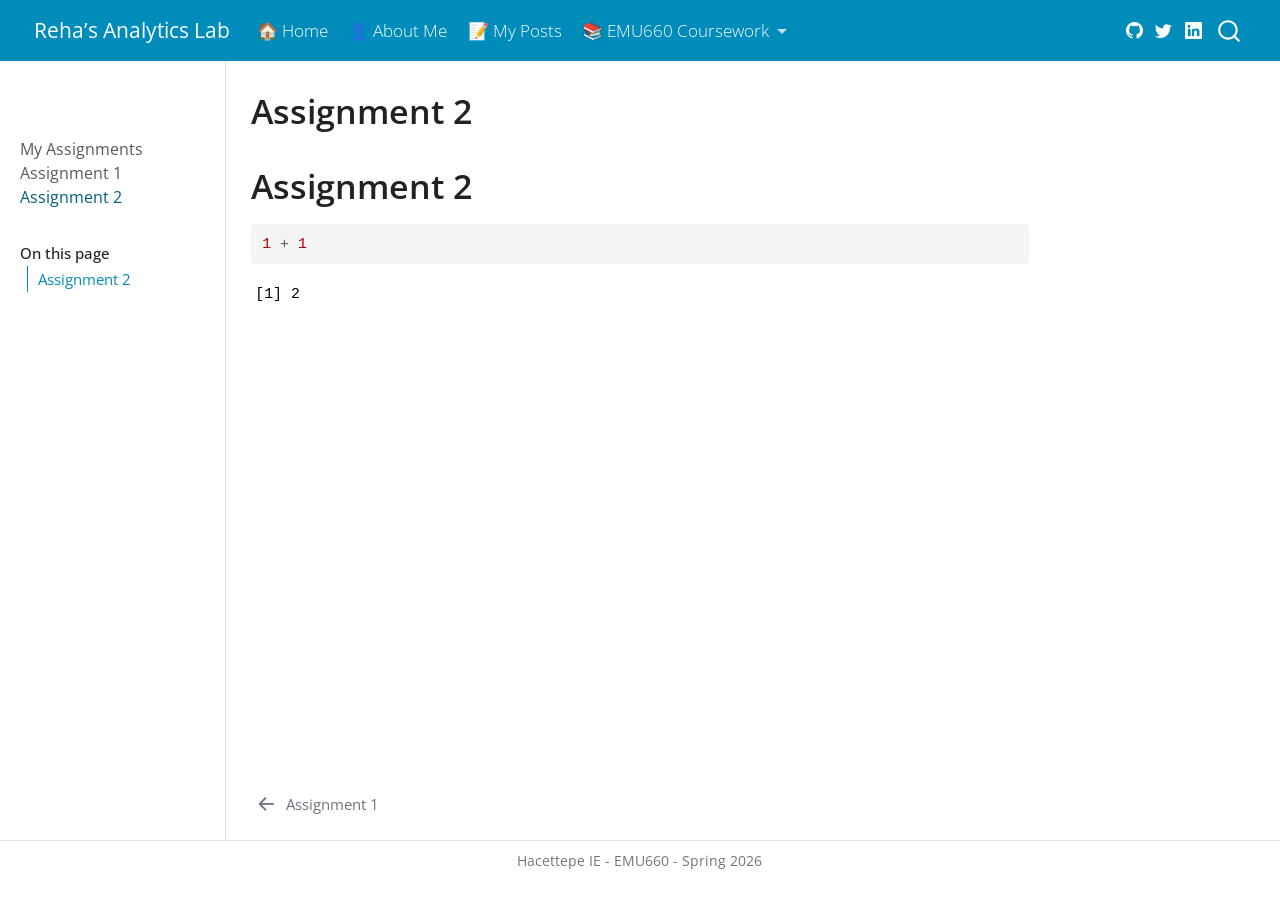
<file: docs/assignments/assignment-2.html>
<!DOCTYPE html>
<html xmlns="http://www.w3.org/1999/xhtml" lang="en" xml:lang="en"><head>

<meta charset="utf-8">
<meta name="generator" content="quarto-1.8.25">

<meta name="viewport" content="width=device-width, initial-scale=1.0, user-scalable=yes">


<title>Assignment 2 – Reha’s Analytics Lab</title>
<style>
code{white-space: pre-wrap;}
span.smallcaps{font-variant: small-caps;}
div.columns{display: flex; gap: min(4vw, 1.5em);}
div.column{flex: auto; overflow-x: auto;}
div.hanging-indent{margin-left: 1.5em; text-indent: -1.5em;}
ul.task-list{list-style: none;}
ul.task-list li input[type="checkbox"] {
  width: 0.8em;
  margin: 0 0.8em 0.2em -1em; /* quarto-specific, see https://github.com/quarto-dev/quarto-cli/issues/4556 */ 
  vertical-align: middle;
}
/* CSS for syntax highlighting */
html { -webkit-text-size-adjust: 100%; }
pre > code.sourceCode { white-space: pre; position: relative; }
pre > code.sourceCode > span { display: inline-block; line-height: 1.25; }
pre > code.sourceCode > span:empty { height: 1.2em; }
.sourceCode { overflow: visible; }
code.sourceCode > span { color: inherit; text-decoration: inherit; }
div.sourceCode { margin: 1em 0; }
pre.sourceCode { margin: 0; }
@media screen {
div.sourceCode { overflow: auto; }
}
@media print {
pre > code.sourceCode { white-space: pre-wrap; }
pre > code.sourceCode > span { text-indent: -5em; padding-left: 5em; }
}
pre.numberSource code
  { counter-reset: source-line 0; }
pre.numberSource code > span
  { position: relative; left: -4em; counter-increment: source-line; }
pre.numberSource code > span > a:first-child::before
  { content: counter(source-line);
    position: relative; left: -1em; text-align: right; vertical-align: baseline;
    border: none; display: inline-block;
    -webkit-touch-callout: none; -webkit-user-select: none;
    -khtml-user-select: none; -moz-user-select: none;
    -ms-user-select: none; user-select: none;
    padding: 0 4px; width: 4em;
  }
pre.numberSource { margin-left: 3em;  padding-left: 4px; }
div.sourceCode
  {   }
@media screen {
pre > code.sourceCode > span > a:first-child::before { text-decoration: underline; }
}
</style>


<script src="../site_libs/quarto-nav/quarto-nav.js"></script>
<script src="../site_libs/quarto-nav/headroom.min.js"></script>
<script src="../site_libs/clipboard/clipboard.min.js"></script>
<script src="../site_libs/quarto-search/autocomplete.umd.js"></script>
<script src="../site_libs/quarto-search/fuse.min.js"></script>
<script src="../site_libs/quarto-search/quarto-search.js"></script>
<meta name="quarto:offset" content="../">
<link href="../assignments/assignment-1.html" rel="prev">
<script src="../site_libs/quarto-html/quarto.js" type="module"></script>
<script src="../site_libs/quarto-html/tabsets/tabsets.js" type="module"></script>
<script src="../site_libs/quarto-html/axe/axe-check.js" type="module"></script>
<script src="../site_libs/quarto-html/popper.min.js"></script>
<script src="../site_libs/quarto-html/tippy.umd.min.js"></script>
<script src="../site_libs/quarto-html/anchor.min.js"></script>
<link href="../site_libs/quarto-html/tippy.css" rel="stylesheet">
<link href="../site_libs/quarto-html/quarto-syntax-highlighting-7b89279ff1a6dce999919e0e67d4d9ec.css" rel="stylesheet" id="quarto-text-highlighting-styles">
<script src="../site_libs/bootstrap/bootstrap.min.js"></script>
<link href="../site_libs/bootstrap/bootstrap-icons.css" rel="stylesheet">
<link href="../site_libs/bootstrap/bootstrap-a6d2b1bd102ada0610d1b28632c433fc.min.css" rel="stylesheet" append-hash="true" id="quarto-bootstrap" data-mode="light">
<script id="quarto-search-options" type="application/json">{
  "location": "navbar",
  "copy-button": false,
  "collapse-after": 3,
  "panel-placement": "end",
  "type": "overlay",
  "limit": 50,
  "keyboard-shortcut": [
    "f",
    "/",
    "s"
  ],
  "show-item-context": false,
  "language": {
    "search-no-results-text": "No results",
    "search-matching-documents-text": "matching documents",
    "search-copy-link-title": "Copy link to search",
    "search-hide-matches-text": "Hide additional matches",
    "search-more-match-text": "more match in this document",
    "search-more-matches-text": "more matches in this document",
    "search-clear-button-title": "Clear",
    "search-text-placeholder": "",
    "search-detached-cancel-button-title": "Cancel",
    "search-submit-button-title": "Submit",
    "search-label": "Search"
  }
}</script>


<link rel="stylesheet" href="../styles.css">
</head>

<body class="nav-sidebar docked nav-fixed quarto-light">

<div id="quarto-search-results"></div>
  <header id="quarto-header" class="headroom fixed-top">
    <nav class="navbar navbar-expand-lg " data-bs-theme="dark">
      <div class="navbar-container container-fluid">
      <div class="navbar-brand-container mx-auto">
    <a href="../index.html" class="navbar-brand navbar-brand-logo">
    </a>
    <a class="navbar-brand" href="../index.html">
    <span class="navbar-title">Reha’s Analytics Lab</span>
    </a>
  </div>
            <div id="quarto-search" class="" title="Search"></div>
          <button class="navbar-toggler" type="button" data-bs-toggle="collapse" data-bs-target="#navbarCollapse" aria-controls="navbarCollapse" role="menu" aria-expanded="false" aria-label="Toggle navigation" onclick="if (window.quartoToggleHeadroom) { window.quartoToggleHeadroom(); }">
  <span class="navbar-toggler-icon"></span>
</button>
          <div class="collapse navbar-collapse" id="navbarCollapse">
            <ul class="navbar-nav navbar-nav-scroll me-auto">
  <li class="nav-item">
    <a class="nav-link active" href="../index.html" aria-current="page"> 
<span class="menu-text">🏠 Home</span></a>
  </li>  
  <li class="nav-item">
    <a class="nav-link" href="../about.html"> 
<span class="menu-text">👤 About Me</span></a>
  </li>  
  <li class="nav-item">
    <a class="nav-link" href="../posts.html"> 
<span class="menu-text">📝 My Posts</span></a>
  </li>  
  <li class="nav-item dropdown ">
    <a class="nav-link dropdown-toggle" href="#" id="nav-menu-emu660-coursework" role="link" data-bs-toggle="dropdown" aria-expanded="false">
 <span class="menu-text">📚 EMU660 Coursework</span>
    </a>
    <ul class="dropdown-menu" aria-labelledby="nav-menu-emu660-coursework">    
        <li>
    <a class="dropdown-item" href="../assignments.html">
 <span class="dropdown-text">📋 Assignments</span></a>
  </li>  
        <li>
    <a class="dropdown-item" href="../project.html">
 <span class="dropdown-text">📊 Project</span></a>
  </li>  
    </ul>
  </li>
</ul>
          </div> <!-- /navcollapse -->
            <div class="quarto-navbar-tools tools-wide">
    <a href="https://github.com" title="" class="quarto-navigation-tool px-1" aria-label=""><i class="bi bi-github"></i></a>
    <a href="https://twitter.com" title="" class="quarto-navigation-tool px-1" aria-label=""><i class="bi bi-twitter"></i></a>
    <a href="https://linkedin.com" title="" class="quarto-navigation-tool px-1" aria-label=""><i class="bi bi-linkedin"></i></a>
</div>
      </div> <!-- /container-fluid -->
    </nav>
  <nav class="quarto-secondary-nav">
    <div class="container-fluid d-flex">
      <button type="button" class="quarto-btn-toggle btn" data-bs-toggle="collapse" role="button" data-bs-target=".quarto-sidebar-collapse-item" aria-controls="quarto-sidebar" aria-expanded="false" aria-label="Toggle sidebar navigation" onclick="if (window.quartoToggleHeadroom) { window.quartoToggleHeadroom(); }">
        <i class="bi bi-layout-text-sidebar-reverse"></i>
      </button>
        <nav class="quarto-page-breadcrumbs" aria-label="breadcrumb"><ol class="breadcrumb"><li class="breadcrumb-item"><a href="../assignments/assignment-2.html">Assignment 2</a></li></ol></nav>
        <a class="flex-grow-1" role="navigation" data-bs-toggle="collapse" data-bs-target=".quarto-sidebar-collapse-item" aria-controls="quarto-sidebar" aria-expanded="false" aria-label="Toggle sidebar navigation" onclick="if (window.quartoToggleHeadroom) { window.quartoToggleHeadroom(); }">      
        </a>
      <button type="button" class="btn quarto-search-button" aria-label="Search" onclick="window.quartoOpenSearch();">
        <i class="bi bi-search"></i>
      </button>
    </div>
  </nav>
</header>
<!-- content -->
<div id="quarto-content" class="quarto-container page-columns page-rows-contents page-layout-article page-navbar">
<!-- sidebar -->
  <nav id="quarto-sidebar" class="sidebar collapse collapse-horizontal quarto-sidebar-collapse-item sidebar-navigation docked overflow-auto">
    <div class="pt-lg-2 mt-2 text-left sidebar-header sidebar-header-stacked">
      <a href="../index.html" class="sidebar-logo-link">
      </a>
      </div>
        <div class="mt-2 flex-shrink-0 align-items-center">
        <div class="sidebar-search">
        <div id="quarto-search" class="" title="Search"></div>
        </div>
        </div>
    <div class="sidebar-menu-container"> 
    <ul class="list-unstyled mt-1">
        <li class="sidebar-item">
  <div class="sidebar-item-container"> 
  <a href="../assignments.html" class="sidebar-item-text sidebar-link">
 <span class="menu-text">My Assignments</span></a>
  </div>
</li>
        <li class="sidebar-item">
  <div class="sidebar-item-container"> 
  <a href="../assignments/assignment-1.html" class="sidebar-item-text sidebar-link">
 <span class="menu-text">Assignment 1</span></a>
  </div>
</li>
        <li class="sidebar-item">
  <div class="sidebar-item-container"> 
  <a href="../assignments/assignment-2.html" class="sidebar-item-text sidebar-link active">
 <span class="menu-text">Assignment 2</span></a>
  </div>
</li>
    </ul>
    </div>
    <nav id="TOC" role="doc-toc" class="toc-active">
    <h2 id="toc-title">On this page</h2>
   
  <ul>
  <li><a href="#assignment-2" id="toc-assignment-2" class="nav-link active" data-scroll-target="#assignment-2">Assignment 2</a></li>
  </ul>
</nav>
</nav>
<div id="quarto-sidebar-glass" class="quarto-sidebar-collapse-item" data-bs-toggle="collapse" data-bs-target=".quarto-sidebar-collapse-item"></div>
<!-- margin-sidebar -->
    <div id="quarto-margin-sidebar" class="sidebar margin-sidebar zindex-bottom">
    </div>
<!-- main -->
<main class="content" id="quarto-document-content">

<header id="title-block-header" class="quarto-title-block default">
<div class="quarto-title">
<h1 class="title">Assignment 2</h1>
</div>



<div class="quarto-title-meta">

    
  
    
  </div>
  


</header>


<section id="assignment-2" class="level1">
<h1>Assignment 2</h1>
<div class="cell">
<div class="code-copy-outer-scaffold"><div class="sourceCode cell-code" id="cb1"><pre class="sourceCode r code-with-copy"><code class="sourceCode r"><span id="cb1-1"><a href="#cb1-1" aria-hidden="true" tabindex="-1"></a><span class="dv">1</span> <span class="sc">+</span> <span class="dv">1</span></span></code></pre></div><button title="Copy to Clipboard" class="code-copy-button"><i class="bi"></i></button></div>
<div class="cell-output cell-output-stdout">
<pre><code>[1] 2</code></pre>
</div>
</div>


</section>

<a onclick="window.scrollTo(0, 0); return false;" role="button" id="quarto-back-to-top"><i class="bi bi-arrow-up"></i> Back to top</a></main> <!-- /main -->
<script id="quarto-html-after-body" type="application/javascript">
  window.document.addEventListener("DOMContentLoaded", function (event) {
    const icon = "";
    const anchorJS = new window.AnchorJS();
    anchorJS.options = {
      placement: 'right',
      icon: icon
    };
    anchorJS.add('.anchored');
    const isCodeAnnotation = (el) => {
      for (const clz of el.classList) {
        if (clz.startsWith('code-annotation-')) {                     
          return true;
        }
      }
      return false;
    }
    const onCopySuccess = function(e) {
      // button target
      const button = e.trigger;
      // don't keep focus
      button.blur();
      // flash "checked"
      button.classList.add('code-copy-button-checked');
      var currentTitle = button.getAttribute("title");
      button.setAttribute("title", "Copied!");
      let tooltip;
      if (window.bootstrap) {
        button.setAttribute("data-bs-toggle", "tooltip");
        button.setAttribute("data-bs-placement", "left");
        button.setAttribute("data-bs-title", "Copied!");
        tooltip = new bootstrap.Tooltip(button, 
          { trigger: "manual", 
            customClass: "code-copy-button-tooltip",
            offset: [0, -8]});
        tooltip.show();    
      }
      setTimeout(function() {
        if (tooltip) {
          tooltip.hide();
          button.removeAttribute("data-bs-title");
          button.removeAttribute("data-bs-toggle");
          button.removeAttribute("data-bs-placement");
        }
        button.setAttribute("title", currentTitle);
        button.classList.remove('code-copy-button-checked');
      }, 1000);
      // clear code selection
      e.clearSelection();
    }
    const getTextToCopy = function(trigger) {
      const outerScaffold = trigger.parentElement.cloneNode(true);
      const codeEl = outerScaffold.querySelector('code');
      for (const childEl of codeEl.children) {
        if (isCodeAnnotation(childEl)) {
          childEl.remove();
        }
      }
      return codeEl.innerText;
    }
    const clipboard = new window.ClipboardJS('.code-copy-button:not([data-in-quarto-modal])', {
      text: getTextToCopy
    });
    clipboard.on('success', onCopySuccess);
    if (window.document.getElementById('quarto-embedded-source-code-modal')) {
      const clipboardModal = new window.ClipboardJS('.code-copy-button[data-in-quarto-modal]', {
        text: getTextToCopy,
        container: window.document.getElementById('quarto-embedded-source-code-modal')
      });
      clipboardModal.on('success', onCopySuccess);
    }
      var localhostRegex = new RegExp(/^(?:http|https):\/\/localhost\:?[0-9]*\//);
      var mailtoRegex = new RegExp(/^mailto:/);
        var filterRegex = new RegExp('/' + window.location.host + '/');
      var isInternal = (href) => {
          return filterRegex.test(href) || localhostRegex.test(href) || mailtoRegex.test(href);
      }
      // Inspect non-navigation links and adorn them if external
     var links = window.document.querySelectorAll('a[href]:not(.nav-link):not(.navbar-brand):not(.toc-action):not(.sidebar-link):not(.sidebar-item-toggle):not(.pagination-link):not(.no-external):not([aria-hidden]):not(.dropdown-item):not(.quarto-navigation-tool):not(.about-link)');
      for (var i=0; i<links.length; i++) {
        const link = links[i];
        if (!isInternal(link.href)) {
          // undo the damage that might have been done by quarto-nav.js in the case of
          // links that we want to consider external
          if (link.dataset.originalHref !== undefined) {
            link.href = link.dataset.originalHref;
          }
        }
      }
    function tippyHover(el, contentFn, onTriggerFn, onUntriggerFn) {
      const config = {
        allowHTML: true,
        maxWidth: 500,
        delay: 100,
        arrow: false,
        appendTo: function(el) {
            return el.parentElement;
        },
        interactive: true,
        interactiveBorder: 10,
        theme: 'quarto',
        placement: 'bottom-start',
      };
      if (contentFn) {
        config.content = contentFn;
      }
      if (onTriggerFn) {
        config.onTrigger = onTriggerFn;
      }
      if (onUntriggerFn) {
        config.onUntrigger = onUntriggerFn;
      }
      window.tippy(el, config); 
    }
    const noterefs = window.document.querySelectorAll('a[role="doc-noteref"]');
    for (var i=0; i<noterefs.length; i++) {
      const ref = noterefs[i];
      tippyHover(ref, function() {
        // use id or data attribute instead here
        let href = ref.getAttribute('data-footnote-href') || ref.getAttribute('href');
        try { href = new URL(href).hash; } catch {}
        const id = href.replace(/^#\/?/, "");
        const note = window.document.getElementById(id);
        if (note) {
          return note.innerHTML;
        } else {
          return "";
        }
      });
    }
    const xrefs = window.document.querySelectorAll('a.quarto-xref');
    const processXRef = (id, note) => {
      // Strip column container classes
      const stripColumnClz = (el) => {
        el.classList.remove("page-full", "page-columns");
        if (el.children) {
          for (const child of el.children) {
            stripColumnClz(child);
          }
        }
      }
      stripColumnClz(note)
      if (id === null || id.startsWith('sec-')) {
        // Special case sections, only their first couple elements
        const container = document.createElement("div");
        if (note.children && note.children.length > 2) {
          container.appendChild(note.children[0].cloneNode(true));
          for (let i = 1; i < note.children.length; i++) {
            const child = note.children[i];
            if (child.tagName === "P" && child.innerText === "") {
              continue;
            } else {
              container.appendChild(child.cloneNode(true));
              break;
            }
          }
          if (window.Quarto?.typesetMath) {
            window.Quarto.typesetMath(container);
          }
          return container.innerHTML
        } else {
          if (window.Quarto?.typesetMath) {
            window.Quarto.typesetMath(note);
          }
          return note.innerHTML;
        }
      } else {
        // Remove any anchor links if they are present
        const anchorLink = note.querySelector('a.anchorjs-link');
        if (anchorLink) {
          anchorLink.remove();
        }
        if (window.Quarto?.typesetMath) {
          window.Quarto.typesetMath(note);
        }
        if (note.classList.contains("callout")) {
          return note.outerHTML;
        } else {
          return note.innerHTML;
        }
      }
    }
    for (var i=0; i<xrefs.length; i++) {
      const xref = xrefs[i];
      tippyHover(xref, undefined, function(instance) {
        instance.disable();
        let url = xref.getAttribute('href');
        let hash = undefined; 
        if (url.startsWith('#')) {
          hash = url;
        } else {
          try { hash = new URL(url).hash; } catch {}
        }
        if (hash) {
          const id = hash.replace(/^#\/?/, "");
          const note = window.document.getElementById(id);
          if (note !== null) {
            try {
              const html = processXRef(id, note.cloneNode(true));
              instance.setContent(html);
            } finally {
              instance.enable();
              instance.show();
            }
          } else {
            // See if we can fetch this
            fetch(url.split('#')[0])
            .then(res => res.text())
            .then(html => {
              const parser = new DOMParser();
              const htmlDoc = parser.parseFromString(html, "text/html");
              const note = htmlDoc.getElementById(id);
              if (note !== null) {
                const html = processXRef(id, note);
                instance.setContent(html);
              } 
            }).finally(() => {
              instance.enable();
              instance.show();
            });
          }
        } else {
          // See if we can fetch a full url (with no hash to target)
          // This is a special case and we should probably do some content thinning / targeting
          fetch(url)
          .then(res => res.text())
          .then(html => {
            const parser = new DOMParser();
            const htmlDoc = parser.parseFromString(html, "text/html");
            const note = htmlDoc.querySelector('main.content');
            if (note !== null) {
              // This should only happen for chapter cross references
              // (since there is no id in the URL)
              // remove the first header
              if (note.children.length > 0 && note.children[0].tagName === "HEADER") {
                note.children[0].remove();
              }
              const html = processXRef(null, note);
              instance.setContent(html);
            } 
          }).finally(() => {
            instance.enable();
            instance.show();
          });
        }
      }, function(instance) {
      });
    }
        let selectedAnnoteEl;
        const selectorForAnnotation = ( cell, annotation) => {
          let cellAttr = 'data-code-cell="' + cell + '"';
          let lineAttr = 'data-code-annotation="' +  annotation + '"';
          const selector = 'span[' + cellAttr + '][' + lineAttr + ']';
          return selector;
        }
        const selectCodeLines = (annoteEl) => {
          const doc = window.document;
          const targetCell = annoteEl.getAttribute("data-target-cell");
          const targetAnnotation = annoteEl.getAttribute("data-target-annotation");
          const annoteSpan = window.document.querySelector(selectorForAnnotation(targetCell, targetAnnotation));
          const lines = annoteSpan.getAttribute("data-code-lines").split(",");
          const lineIds = lines.map((line) => {
            return targetCell + "-" + line;
          })
          let top = null;
          let height = null;
          let parent = null;
          if (lineIds.length > 0) {
              //compute the position of the single el (top and bottom and make a div)
              const el = window.document.getElementById(lineIds[0]);
              top = el.offsetTop;
              height = el.offsetHeight;
              parent = el.parentElement.parentElement;
            if (lineIds.length > 1) {
              const lastEl = window.document.getElementById(lineIds[lineIds.length - 1]);
              const bottom = lastEl.offsetTop + lastEl.offsetHeight;
              height = bottom - top;
            }
            if (top !== null && height !== null && parent !== null) {
              // cook up a div (if necessary) and position it 
              let div = window.document.getElementById("code-annotation-line-highlight");
              if (div === null) {
                div = window.document.createElement("div");
                div.setAttribute("id", "code-annotation-line-highlight");
                div.style.position = 'absolute';
                parent.appendChild(div);
              }
              div.style.top = top - 2 + "px";
              div.style.height = height + 4 + "px";
              div.style.left = 0;
              let gutterDiv = window.document.getElementById("code-annotation-line-highlight-gutter");
              if (gutterDiv === null) {
                gutterDiv = window.document.createElement("div");
                gutterDiv.setAttribute("id", "code-annotation-line-highlight-gutter");
                gutterDiv.style.position = 'absolute';
                const codeCell = window.document.getElementById(targetCell);
                const gutter = codeCell.querySelector('.code-annotation-gutter');
                gutter.appendChild(gutterDiv);
              }
              gutterDiv.style.top = top - 2 + "px";
              gutterDiv.style.height = height + 4 + "px";
            }
            selectedAnnoteEl = annoteEl;
          }
        };
        const unselectCodeLines = () => {
          const elementsIds = ["code-annotation-line-highlight", "code-annotation-line-highlight-gutter"];
          elementsIds.forEach((elId) => {
            const div = window.document.getElementById(elId);
            if (div) {
              div.remove();
            }
          });
          selectedAnnoteEl = undefined;
        };
          // Handle positioning of the toggle
      window.addEventListener(
        "resize",
        throttle(() => {
          elRect = undefined;
          if (selectedAnnoteEl) {
            selectCodeLines(selectedAnnoteEl);
          }
        }, 10)
      );
      function throttle(fn, ms) {
      let throttle = false;
      let timer;
        return (...args) => {
          if(!throttle) { // first call gets through
              fn.apply(this, args);
              throttle = true;
          } else { // all the others get throttled
              if(timer) clearTimeout(timer); // cancel #2
              timer = setTimeout(() => {
                fn.apply(this, args);
                timer = throttle = false;
              }, ms);
          }
        };
      }
        // Attach click handler to the DT
        const annoteDls = window.document.querySelectorAll('dt[data-target-cell]');
        for (const annoteDlNode of annoteDls) {
          annoteDlNode.addEventListener('click', (event) => {
            const clickedEl = event.target;
            if (clickedEl !== selectedAnnoteEl) {
              unselectCodeLines();
              const activeEl = window.document.querySelector('dt[data-target-cell].code-annotation-active');
              if (activeEl) {
                activeEl.classList.remove('code-annotation-active');
              }
              selectCodeLines(clickedEl);
              clickedEl.classList.add('code-annotation-active');
            } else {
              // Unselect the line
              unselectCodeLines();
              clickedEl.classList.remove('code-annotation-active');
            }
          });
        }
    const findCites = (el) => {
      const parentEl = el.parentElement;
      if (parentEl) {
        const cites = parentEl.dataset.cites;
        if (cites) {
          return {
            el,
            cites: cites.split(' ')
          };
        } else {
          return findCites(el.parentElement)
        }
      } else {
        return undefined;
      }
    };
    var bibliorefs = window.document.querySelectorAll('a[role="doc-biblioref"]');
    for (var i=0; i<bibliorefs.length; i++) {
      const ref = bibliorefs[i];
      const citeInfo = findCites(ref);
      if (citeInfo) {
        tippyHover(citeInfo.el, function() {
          var popup = window.document.createElement('div');
          citeInfo.cites.forEach(function(cite) {
            var citeDiv = window.document.createElement('div');
            citeDiv.classList.add('hanging-indent');
            citeDiv.classList.add('csl-entry');
            var biblioDiv = window.document.getElementById('ref-' + cite);
            if (biblioDiv) {
              citeDiv.innerHTML = biblioDiv.innerHTML;
            }
            popup.appendChild(citeDiv);
          });
          return popup.innerHTML;
        });
      }
    }
  });
  </script>
<nav class="page-navigation">
  <div class="nav-page nav-page-previous">
      <a href="../assignments/assignment-1.html" class="pagination-link" aria-label="Assignment 1">
        <i class="bi bi-arrow-left-short"></i> <span class="nav-page-text">Assignment 1</span>
      </a>          
  </div>
  <div class="nav-page nav-page-next">
  </div>
</nav>
</div> <!-- /content -->
<footer class="footer">
  <div class="nav-footer">
    <div class="nav-footer-left">
      &nbsp;
    </div>   
    <div class="nav-footer-center">
<p>Hacettepe IE - EMU660 - Spring 2026</p>
</div>
    <div class="nav-footer-right">
      &nbsp;
    </div>
  </div>
</footer>




</body></html>
</file>
<file: docs/site_libs/quarto-html/tippy.css>
.tippy-box[data-animation=fade][data-state=hidden]{opacity:0}[data-tippy-root]{max-width:calc(100vw - 10px)}.tippy-box{position:relative;background-color:#333;color:#fff;border-radius:4px;font-size:14px;line-height:1.4;white-space:normal;outline:0;transition-property:transform,visibility,opacity}.tippy-box[data-placement^=top]>.tippy-arrow{bottom:0}.tippy-box[data-placement^=top]>.tippy-arrow:before{bottom:-7px;left:0;border-width:8px 8px 0;border-top-color:initial;transform-origin:center top}.tippy-box[data-placement^=bottom]>.tippy-arrow{top:0}.tippy-box[data-placement^=bottom]>.tippy-arrow:before{top:-7px;left:0;border-width:0 8px 8px;border-bottom-color:initial;transform-origin:center bottom}.tippy-box[data-placement^=left]>.tippy-arrow{right:0}.tippy-box[data-placement^=left]>.tippy-arrow:before{border-width:8px 0 8px 8px;border-left-color:initial;right:-7px;transform-origin:center left}.tippy-box[data-placement^=right]>.tippy-arrow{left:0}.tippy-box[data-placement^=right]>.tippy-arrow:before{left:-7px;border-width:8px 8px 8px 0;border-right-color:initial;transform-origin:center right}.tippy-box[data-inertia][data-state=visible]{transition-timing-function:cubic-bezier(.54,1.5,.38,1.11)}.tippy-arrow{width:16px;height:16px;color:#333}.tippy-arrow:before{content:"";position:absolute;border-color:transparent;border-style:solid}.tippy-content{position:relative;padding:5px 9px;z-index:1}
</file>
<file: docs/site_libs/quarto-html/quarto-syntax-highlighting-7b89279ff1a6dce999919e0e67d4d9ec.css>
/* quarto syntax highlight colors */
:root {
  --quarto-hl-ot-color: #003B4F;
  --quarto-hl-at-color: #657422;
  --quarto-hl-ss-color: #20794D;
  --quarto-hl-an-color: #5E5E5E;
  --quarto-hl-fu-color: #4758AB;
  --quarto-hl-st-color: #20794D;
  --quarto-hl-cf-color: #003B4F;
  --quarto-hl-op-color: #5E5E5E;
  --quarto-hl-er-color: #AD0000;
  --quarto-hl-bn-color: #AD0000;
  --quarto-hl-al-color: #AD0000;
  --quarto-hl-va-color: #111111;
  --quarto-hl-bu-color: inherit;
  --quarto-hl-ex-color: inherit;
  --quarto-hl-pp-color: #AD0000;
  --quarto-hl-in-color: #5E5E5E;
  --quarto-hl-vs-color: #20794D;
  --quarto-hl-wa-color: #5E5E5E;
  --quarto-hl-do-color: #5E5E5E;
  --quarto-hl-im-color: #00769E;
  --quarto-hl-ch-color: #20794D;
  --quarto-hl-dt-color: #AD0000;
  --quarto-hl-fl-color: #AD0000;
  --quarto-hl-co-color: #5E5E5E;
  --quarto-hl-cv-color: #5E5E5E;
  --quarto-hl-cn-color: #8f5902;
  --quarto-hl-sc-color: #5E5E5E;
  --quarto-hl-dv-color: #AD0000;
  --quarto-hl-kw-color: #003B4F;
}

/* other quarto variables */
:root {
  --quarto-font-monospace: SFMono-Regular, Menlo, Monaco, Consolas, "Liberation Mono", "Courier New", monospace;
}

/* syntax highlight based on Pandoc's rules */
pre > code.sourceCode > span {
  color: #003B4F;
}

code.sourceCode > span {
  color: #003B4F;
}

div.sourceCode,
div.sourceCode pre.sourceCode {
  color: #003B4F;
}

/* Normal */
code span {
  color: #003B4F;
}

/* Alert */
code span.al {
  color: #AD0000;
  font-style: inherit;
}

/* Annotation */
code span.an {
  color: #5E5E5E;
  font-style: inherit;
}

/* Attribute */
code span.at {
  color: #657422;
  font-style: inherit;
}

/* BaseN */
code span.bn {
  color: #AD0000;
  font-style: inherit;
}

/* BuiltIn */
code span.bu {
  font-style: inherit;
}

/* ControlFlow */
code span.cf {
  color: #003B4F;
  font-weight: bold;
  font-style: inherit;
}

/* Char */
code span.ch {
  color: #20794D;
  font-style: inherit;
}

/* Constant */
code span.cn {
  color: #8f5902;
  font-style: inherit;
}

/* Comment */
code span.co {
  color: #5E5E5E;
  font-style: inherit;
}

/* CommentVar */
code span.cv {
  color: #5E5E5E;
  font-style: italic;
}

/* Documentation */
code span.do {
  color: #5E5E5E;
  font-style: italic;
}

/* DataType */
code span.dt {
  color: #AD0000;
  font-style: inherit;
}

/* DecVal */
code span.dv {
  color: #AD0000;
  font-style: inherit;
}

/* Error */
code span.er {
  color: #AD0000;
  font-style: inherit;
}

/* Extension */
code span.ex {
  font-style: inherit;
}

/* Float */
code span.fl {
  color: #AD0000;
  font-style: inherit;
}

/* Function */
code span.fu {
  color: #4758AB;
  font-style: inherit;
}

/* Import */
code span.im {
  color: #00769E;
  font-style: inherit;
}

/* Information */
code span.in {
  color: #5E5E5E;
  font-style: inherit;
}

/* Keyword */
code span.kw {
  color: #003B4F;
  font-weight: bold;
  font-style: inherit;
}

/* Operator */
code span.op {
  color: #5E5E5E;
  font-style: inherit;
}

/* Other */
code span.ot {
  color: #003B4F;
  font-style: inherit;
}

/* Preprocessor */
code span.pp {
  color: #AD0000;
  font-style: inherit;
}

/* SpecialChar */
code span.sc {
  color: #5E5E5E;
  font-style: inherit;
}

/* SpecialString */
code span.ss {
  color: #20794D;
  font-style: inherit;
}

/* String */
code span.st {
  color: #20794D;
  font-style: inherit;
}

/* Variable */
code span.va {
  color: #111111;
  font-style: inherit;
}

/* VerbatimString */
code span.vs {
  color: #20794D;
  font-style: inherit;
}

/* Warning */
code span.wa {
  color: #5E5E5E;
  font-style: italic;
}

.prevent-inlining {
  content: "</";
}

/*# sourceMappingURL=3944bc705cfaf4c80e56f77c5205168a.css.map */
</file>
<file: docs/styles.css>
/* css styles */
</file>
